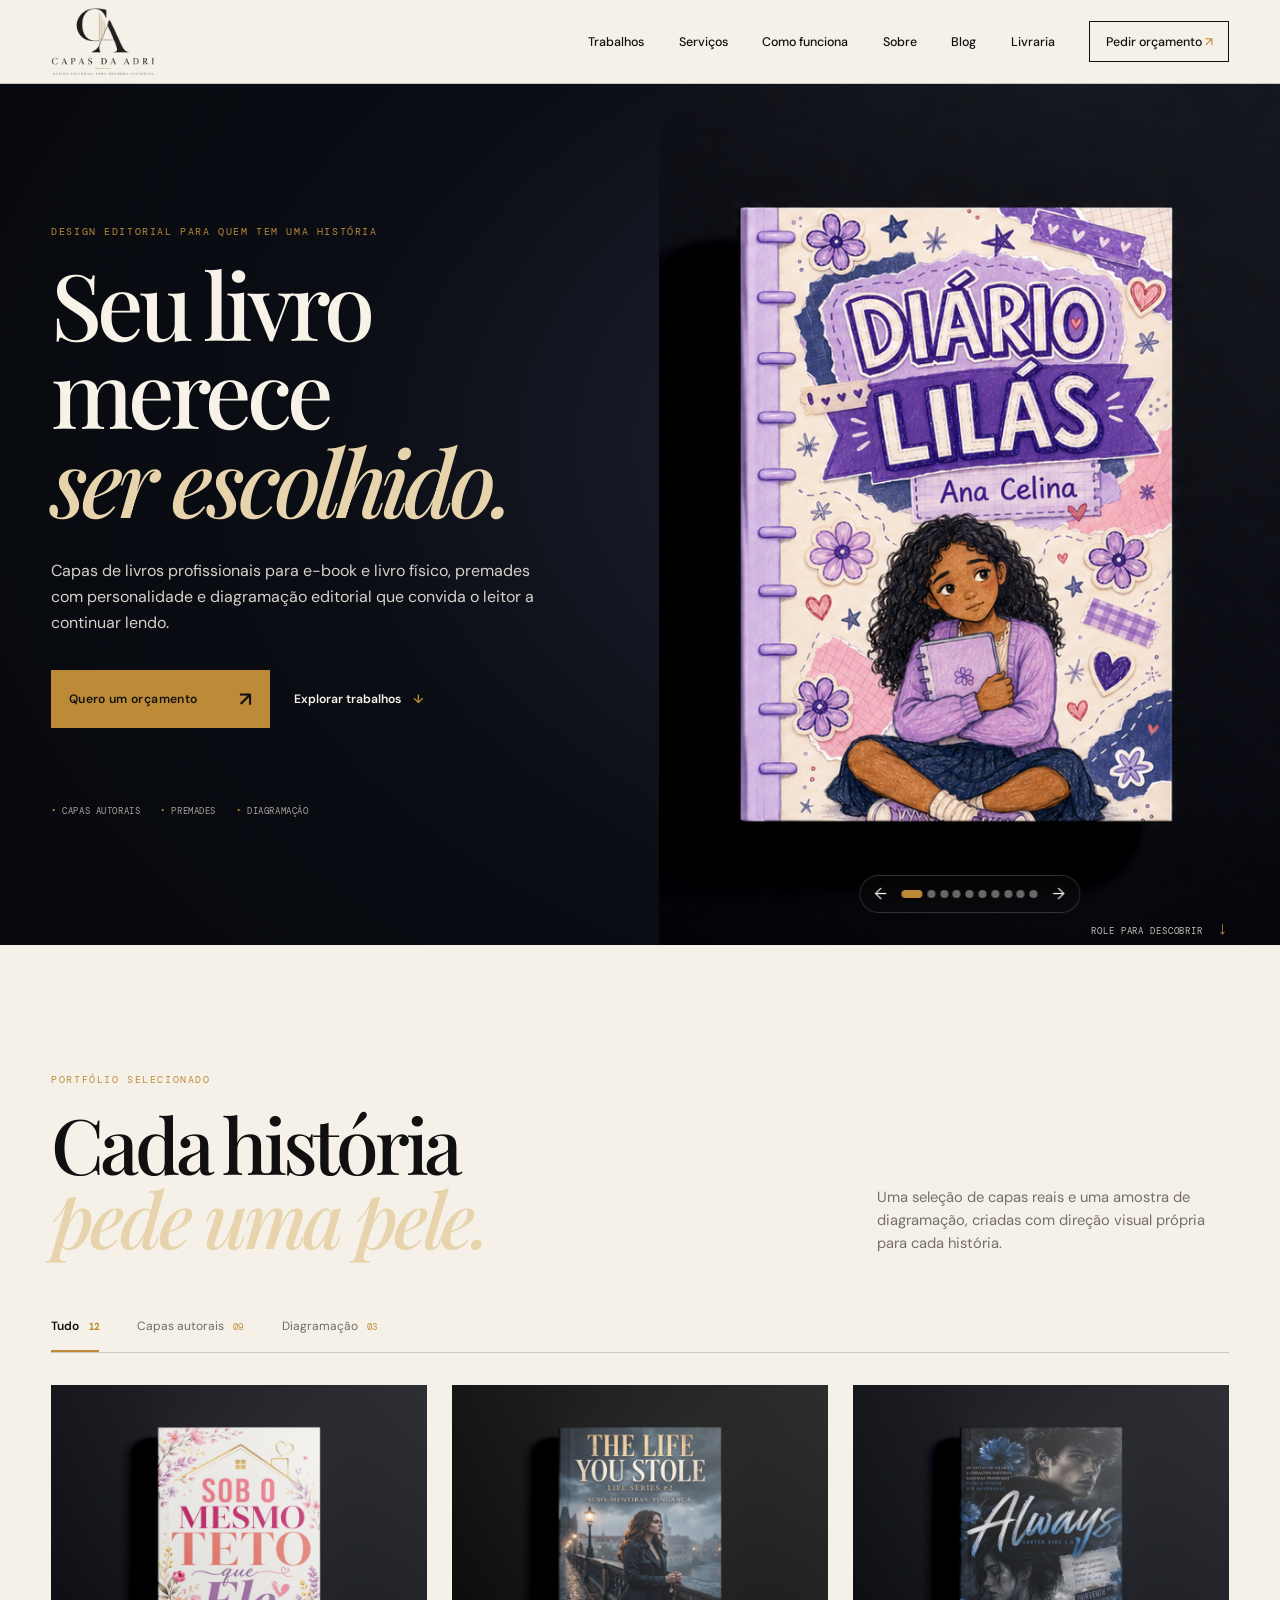
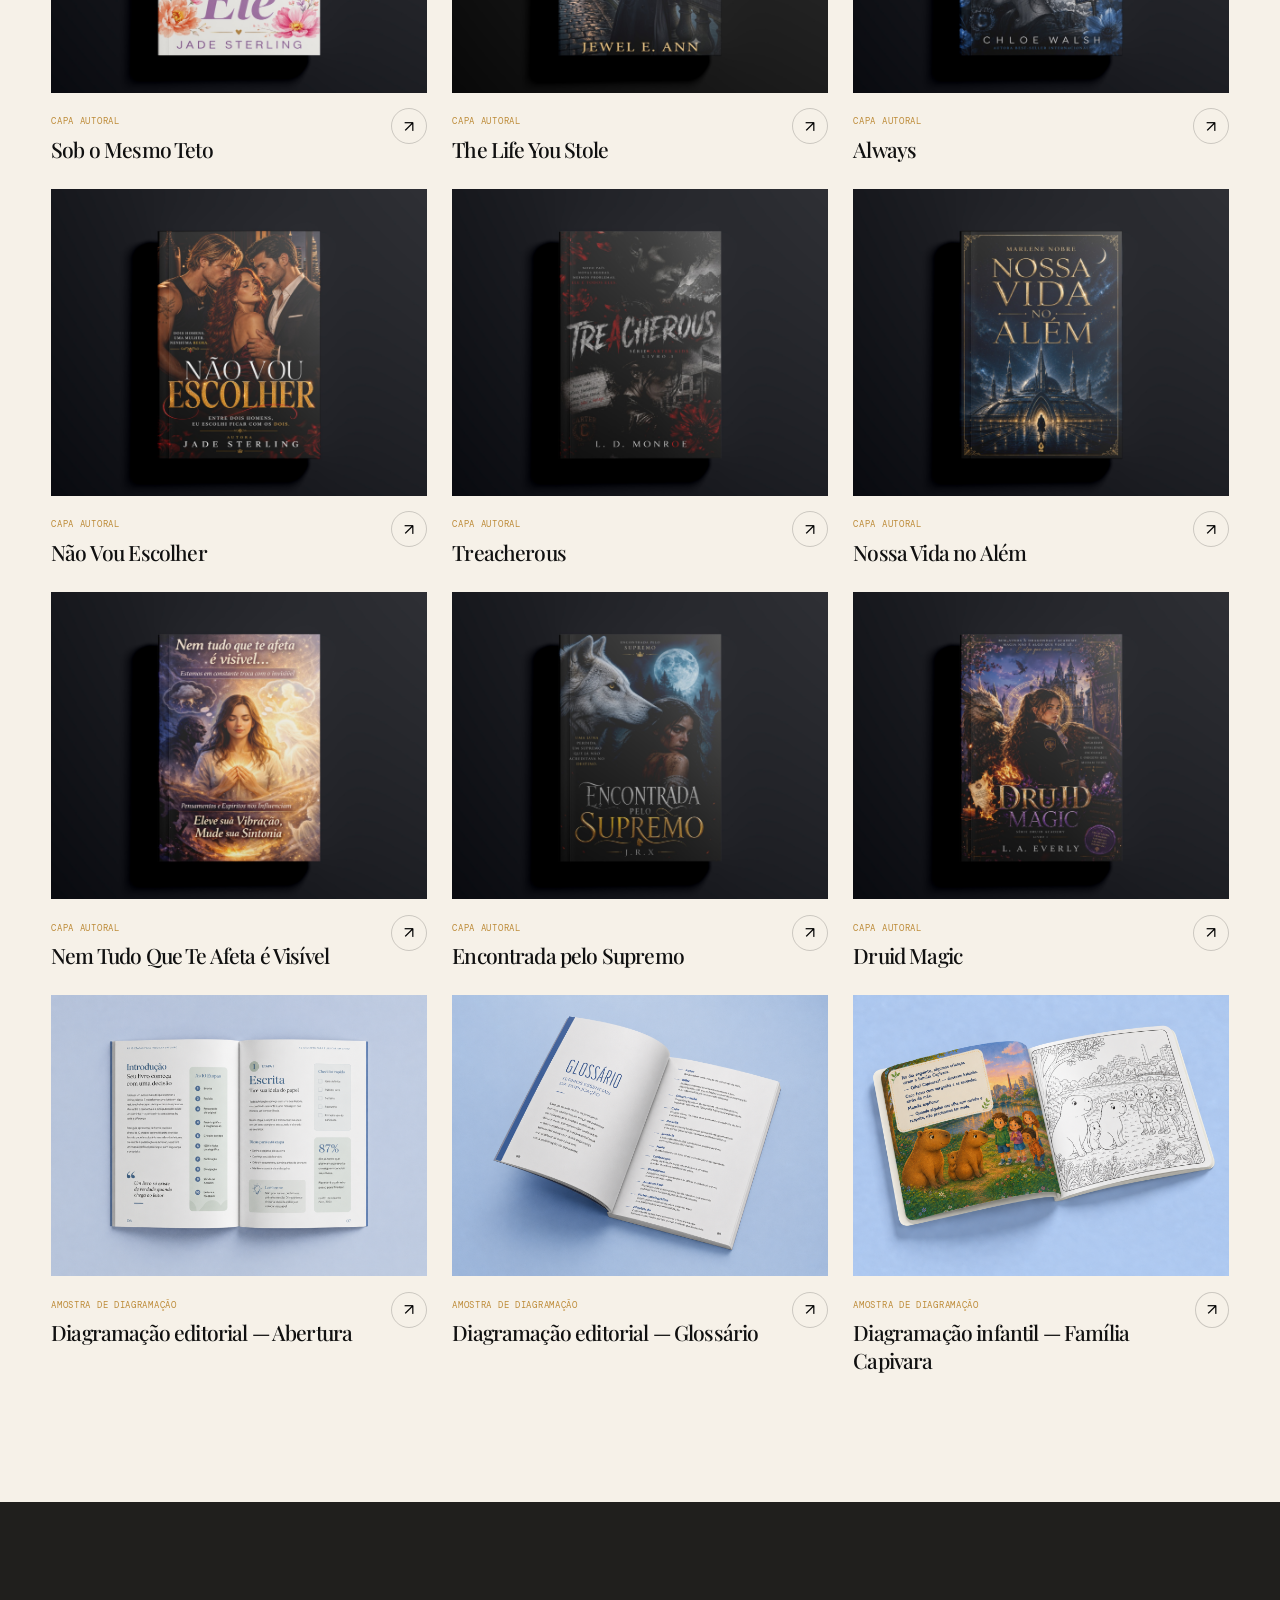
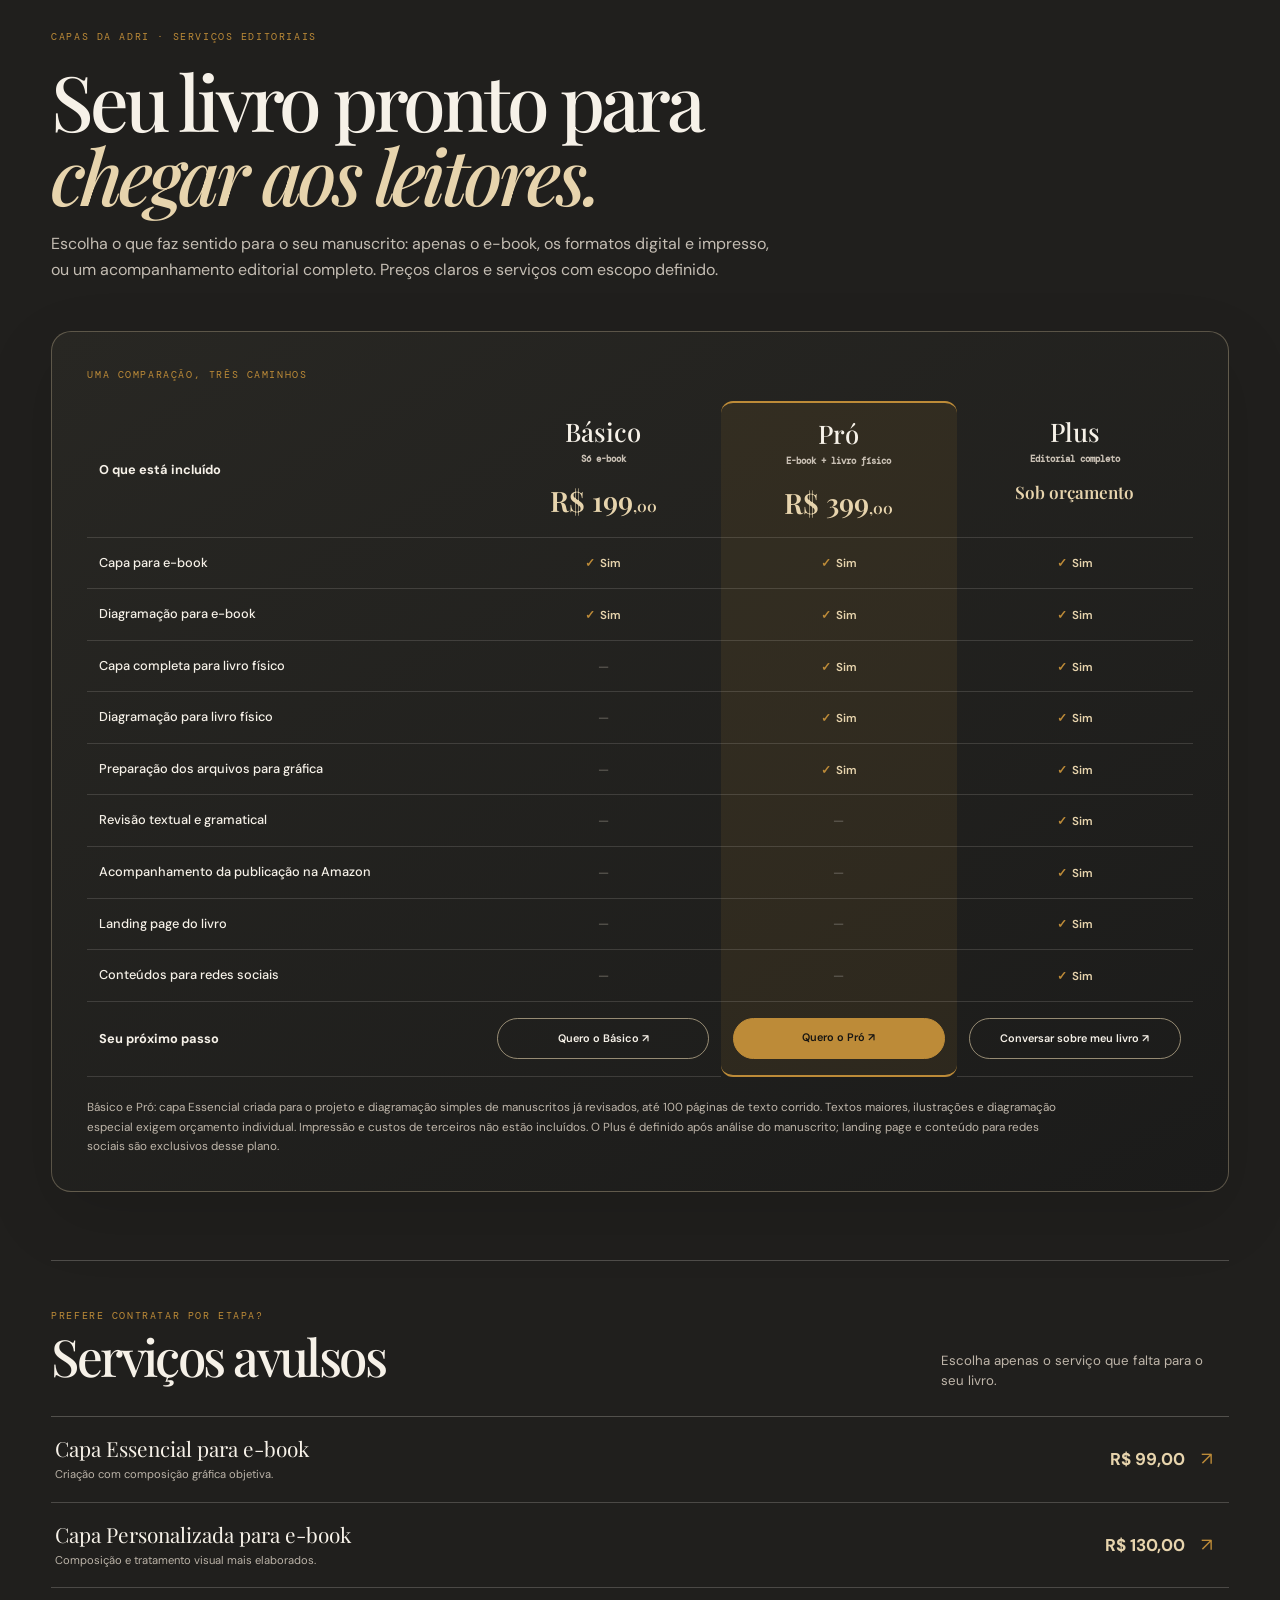
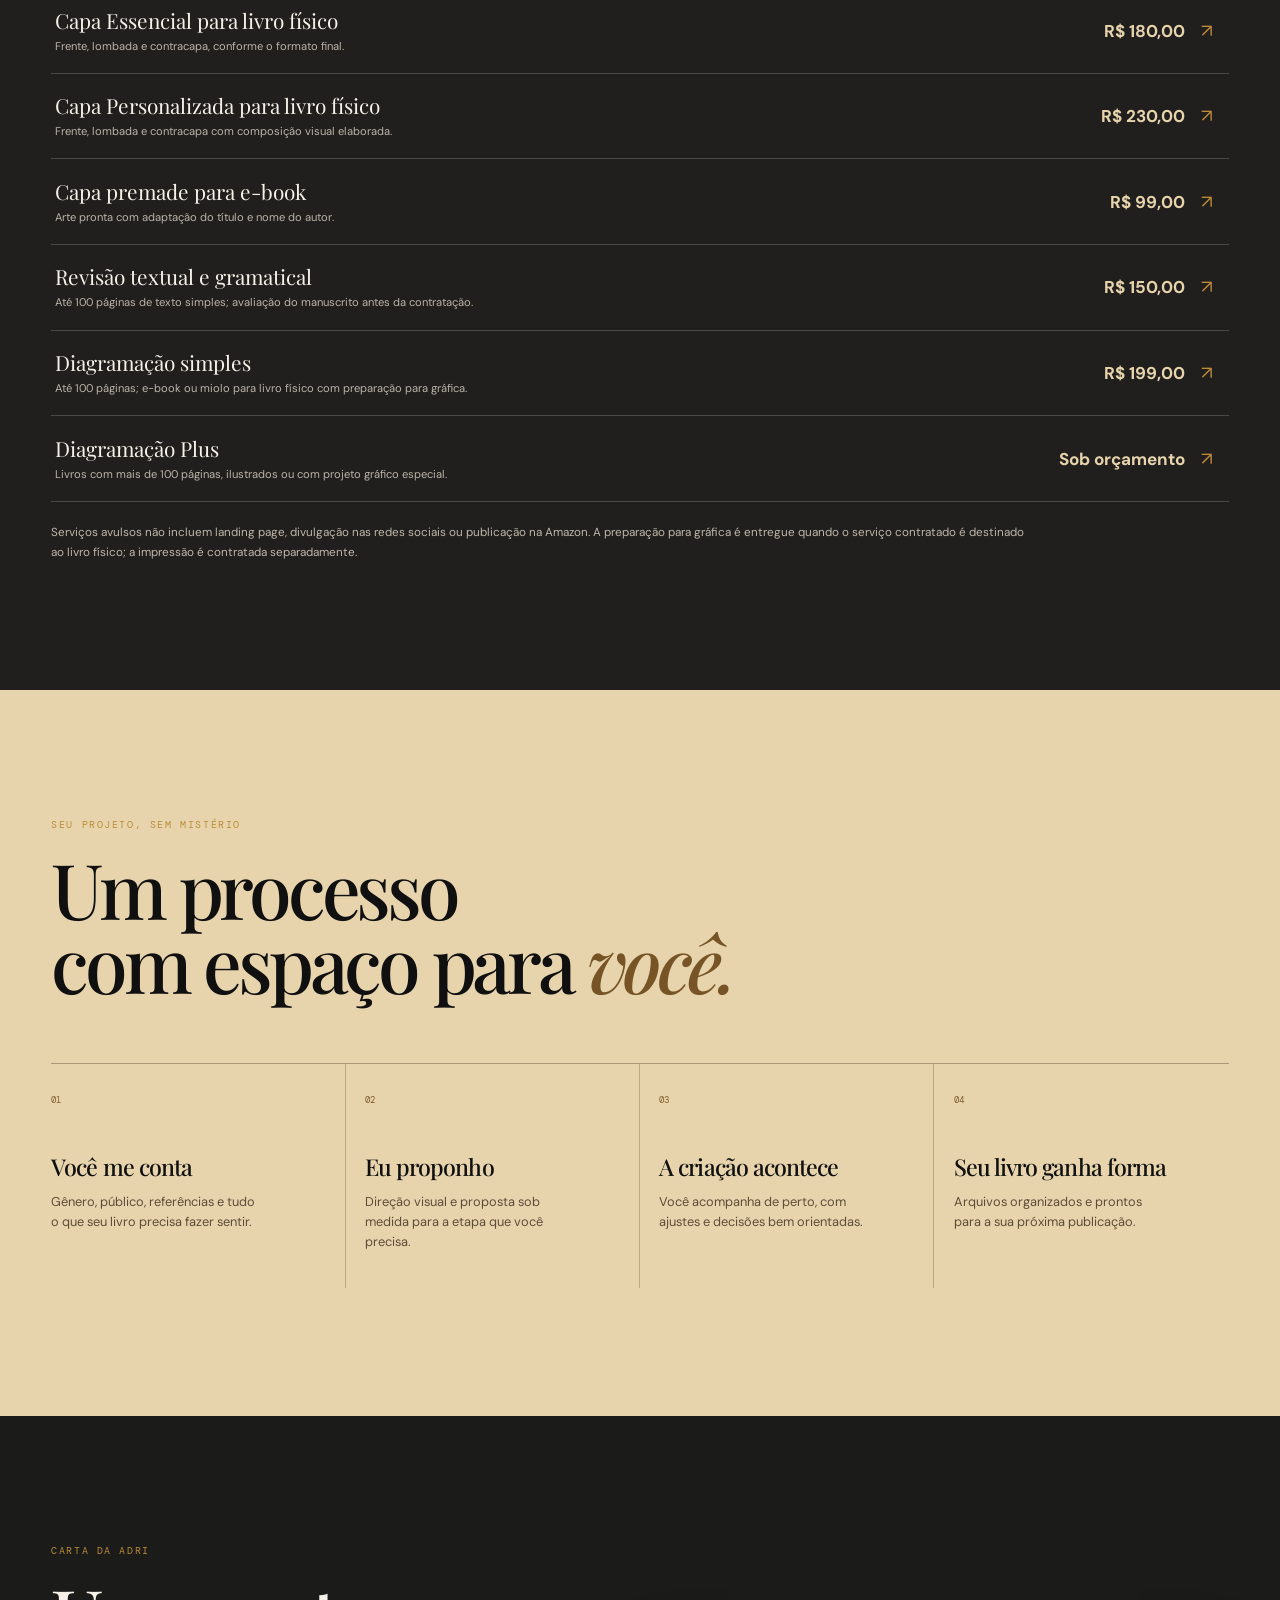
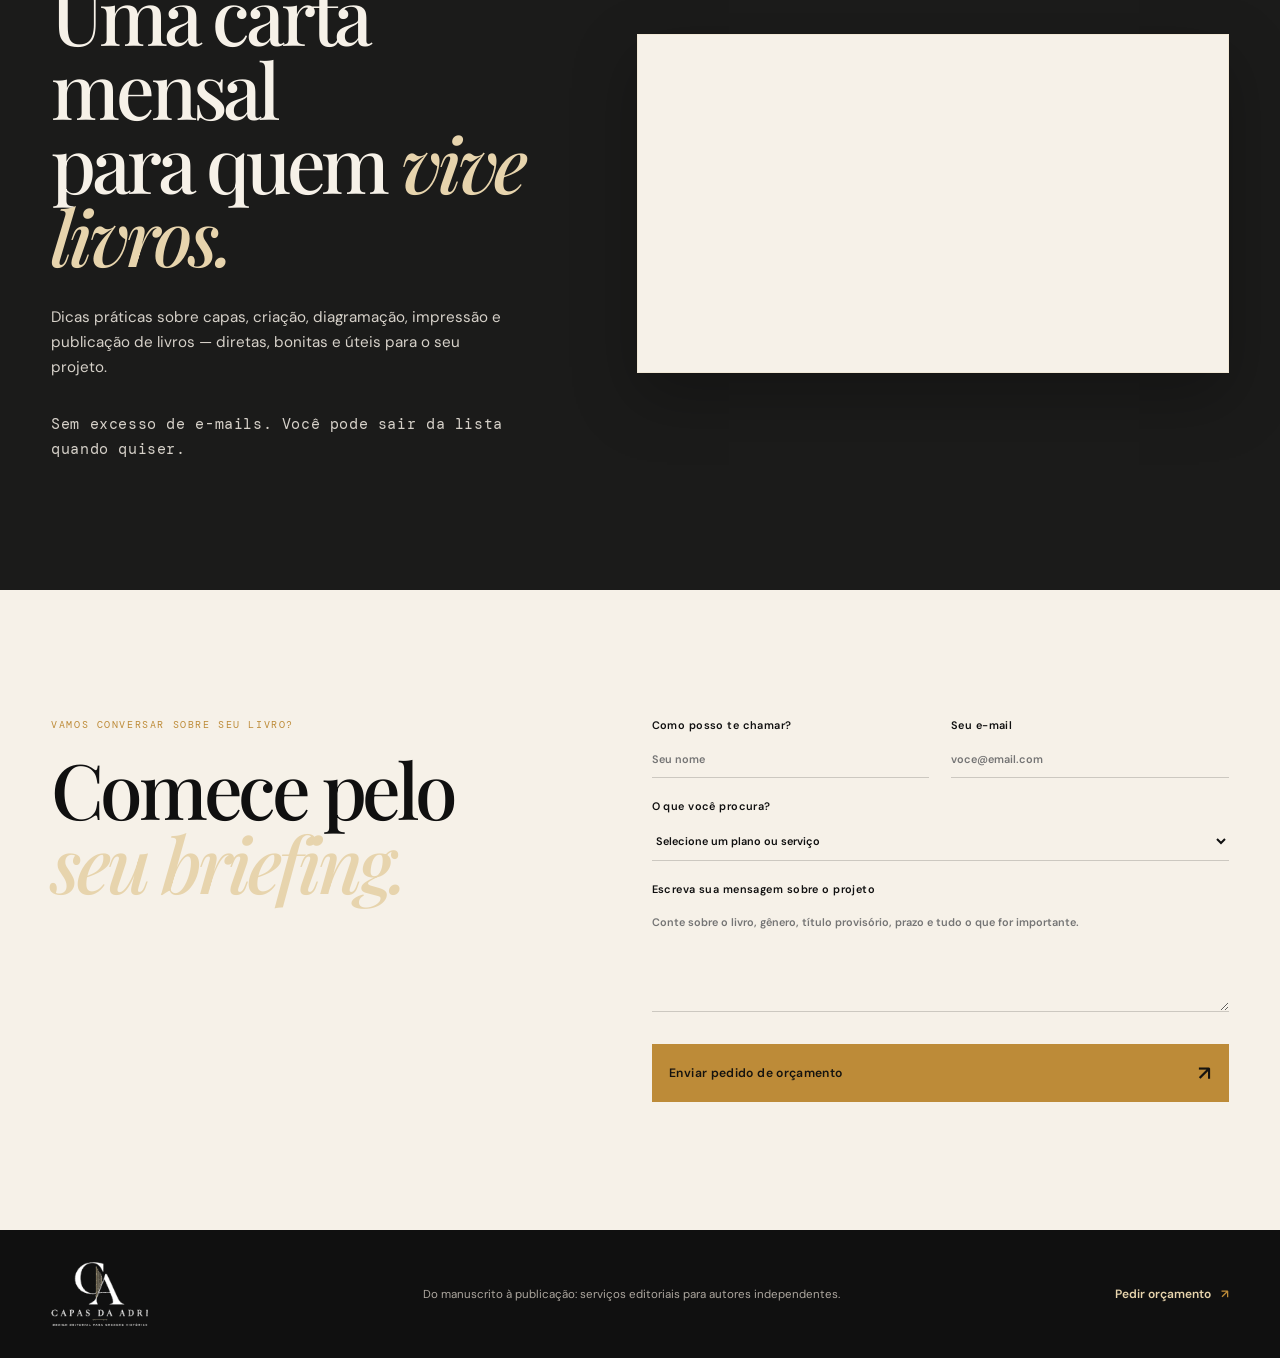
<file: index.html>
<!doctype html>
<html lang="pt-BR">
  <head>
    <!-- Google tag (gtag.js) -->
    <script async src="https://www.googletagmanager.com/gtag/js?id=G-YYPZREW0HH"></script>
    <script>
      window.dataLayer = window.dataLayer || [];
      function gtag(){dataLayer.push(arguments);}
      gtag('js', new Date());
      gtag('config', 'G-YYPZREW0HH');
    </script>
    <meta charset="UTF-8" />
    <meta name="viewport" content="width=device-width, initial-scale=1.0" />
    <link rel="icon" type="image/svg+xml" href="assets/favicon-capas-da-adri.svg" />
    <meta name="description" content="Capas de livros profissionais, diagramação editorial, revisão de texto e publicação na Amazon KDP para autores independentes. Conheça a Capas da Adri." />
    <meta name="robots" content="index,follow,max-image-preview:large" />
    <link rel="canonical" href="https://capas-da-adri.github.io/" />
    <meta property="og:type" content="website" />
    <meta property="og:locale" content="pt_BR" />
    <meta property="og:site_name" content="Capas da Adri" />
    <meta property="og:title" content="Capas de Livros e Diagramação Editorial | Capas da Adri" />
    <meta property="og:description" content="Capas de livros profissionais, diagramação editorial, revisão de texto e publicação na Amazon KDP para autores independentes." />
    <meta property="og:url" content="https://capas-da-adri.github.io/" />
    <meta property="og:image" content="https://capas-da-adri.github.io/assets/familia-capivara.png" />
    <meta name="twitter:card" content="summary_large_image" />
    <meta name="theme-color" content="#0B0C11" />
    <title>Capas de Livros e Diagramação Editorial | Capas da Adri</title>
    <link rel="preconnect" href="https://fonts.googleapis.com" />
    <link rel="preconnect" href="https://fonts.gstatic.com" crossorigin />
    <link href="https://fonts.googleapis.com/css2?family=DM+Mono:wght@400;500&family=DM+Sans:opsz,wght@9..40,400;9..40,500;9..40,600&family=Playfair+Display:ital,wght@0,500;0,600;0,700;1,500;1,600&display=swap" rel="stylesheet" />
    <link rel="stylesheet" href="styles.css" />
    <style>.hero,.hero-art-mockup,.hero-carousel-slide{background:radial-gradient(ellipse 88% 88% at 84% 42%,#242a35 0%,#151924 39%,#0b0d14 68%,#080a10 100%)}</style>
    <script type="application/ld+json">
      {
        "@context": "https://schema.org",
        "@type": "ProfessionalService",
        "name": "Capas da Adri",
        "description": "Capas de livros profissionais e serviços editoriais para autores independentes: diagramação editorial, revisão e refinamento de texto, publicação na Amazon KDP, landing pages e divulgação.",
        "url": "https://capas-da-adri.github.io/",
        "areaServed": "BR",
        "sameAs": ["https://www.instagram.com/capas.da.adri/"],
        "serviceType": ["Criação de capa de livro profissional", "Capa para e-book", "Capa para livro físico", "Diagramação editorial", "Capas premade", "Revisão e refinamento de texto", "Publicação na Amazon KDP", "Landing page para livros", "Conteúdo para redes sociais"]
      }
    </script>
  </head>
  <body>
    <a class="skip-link" href="#conteudo">Ir para o conteúdo</a>
    <header class="site-header">
      <a class="brand brand-logo" href="#inicio" aria-label="Capas da Adri, início"><img src="assets/logo-capas-da-adri.png" alt="Capas da Adri — design editorial para grandes histórias" /></a>
      <button class="menu-toggle" aria-label="Abrir menu" aria-expanded="false">Menu <span></span></button>
      <nav class="main-nav" aria-label="Navegação principal">
        <a href="#trabalhos">Trabalhos</a>
        <a href="#servicos">Serviços</a>
        <a href="#processo">Como funciona</a>
        <a href="sobre.html">Sobre</a>
        <a href="blog.html">Blog</a>
        <a href="livraria.html">Livraria</a>
        <a class="nav-cta" href="#orcamento">Pedir orçamento <i>↗</i></a>
      </nav>
    </header>

    <main id="conteudo">
      <section class="hero" id="inicio" aria-labelledby="hero-title">
        <div class="hero-copy">
          <p class="eyebrow">Design editorial para quem tem uma história</p>
          <h1 id="hero-title">Seu livro merece<br /><em>ser escolhido.</em></h1>
          <p class="hero-text">Capas de livros profissionais para e-book e livro físico, premades com personalidade e diagramação editorial que convida o leitor a continuar lendo.</p>
          <div class="hero-actions">
            <a class="button button-gold" href="#orcamento">Quero um orçamento <span>↗</span></a>
            <a class="text-link" href="#trabalhos">Explorar trabalhos <span>↓</span></a>
          </div>
          <div class="hero-proof" aria-label="Especialidades">
            <span>Capas autorais</span><span>Premades</span><span>Diagramação</span>
          </div>
          <p class="sr-only">A Capas da Adri cria capa para e-book, capa para livro físico e projetos de design editorial para escritores e autores independentes.</p>
        </div>
        <div class="hero-art hero-art-mockup" data-hero-carousel aria-roledescription="carrossel" aria-label="Livros em destaque do portfólio">
          <div class="hero-carousel-slides">
            <figure class="hero-carousel-slide is-active" data-hero-slide aria-hidden="false"><img class="hero-carousel-image" src="assets/mockup-diario-lilas.png" alt="Mockup da capa Diário Lilás" fetchpriority="high" /><figcaption class="sr-only">Diário Lilás</figcaption></figure>
            <figure class="hero-carousel-slide" data-hero-slide aria-hidden="true"><img class="hero-carousel-image" src="assets/sob-o-mesmo-teto.jpg" alt="Mockup da capa Sob o Mesmo Teto" loading="lazy" decoding="async" /><figcaption class="sr-only">Sob o Mesmo Teto</figcaption></figure>
            <figure class="hero-carousel-slide" data-hero-slide aria-hidden="true"><img class="hero-carousel-image" src="assets/the-life-you-stole.jpg" alt="Mockup da capa The Life You Stole" loading="lazy" decoding="async" /><figcaption class="sr-only">The Life You Stole</figcaption></figure>
            <figure class="hero-carousel-slide" data-hero-slide aria-hidden="true"><img class="hero-carousel-image" src="assets/always.jpg" alt="Mockup da capa Always" loading="lazy" decoding="async" /><figcaption class="sr-only">Always</figcaption></figure>
            <figure class="hero-carousel-slide" data-hero-slide aria-hidden="true"><img class="hero-carousel-image" src="assets/nao-vou-escolher.jpg" alt="Mockup da capa Não Vou Escolher" loading="lazy" decoding="async" /><figcaption class="sr-only">Não Vou Escolher</figcaption></figure>
            <figure class="hero-carousel-slide" data-hero-slide aria-hidden="true"><img class="hero-carousel-image" src="assets/treacherous.jpg" alt="Mockup da capa Treacherous" loading="lazy" decoding="async" /><figcaption class="sr-only">Treacherous</figcaption></figure>
            <figure class="hero-carousel-slide" data-hero-slide aria-hidden="true"><img class="hero-carousel-image" src="assets/nossa-vida-no-alem.jpg" alt="Mockup da capa Nossa Vida no Além" loading="lazy" decoding="async" /><figcaption class="sr-only">Nossa Vida no Além</figcaption></figure>
            <figure class="hero-carousel-slide" data-hero-slide aria-hidden="true"><img class="hero-carousel-image" src="assets/nem-tudo-que-te-afeta.jpg" alt="Mockup da capa Nem Tudo Que Te Afeta é Visível" loading="lazy" decoding="async" /><figcaption class="sr-only">Nem Tudo Que Te Afeta é Visível</figcaption></figure>
            <figure class="hero-carousel-slide" data-hero-slide aria-hidden="true"><img class="hero-carousel-image" src="assets/encontrada-pelo-supremo.jpg" alt="Mockup da capa Encontrada pelo Supremo" loading="lazy" decoding="async" /><figcaption class="sr-only">Encontrada pelo Supremo</figcaption></figure>
            <figure class="hero-carousel-slide" data-hero-slide aria-hidden="true"><img class="hero-carousel-image" src="assets/druid-magic.jpg" alt="Mockup da capa Druid Magic" loading="lazy" decoding="async" /><figcaption class="sr-only">Druid Magic</figcaption></figure>
          </div>
          <div class="hero-carousel-controls" aria-label="Controles do carrossel">
            <button class="hero-carousel-arrow" type="button" data-hero-prev aria-label="Livro anterior">←</button>
            <div class="hero-carousel-dots" data-hero-dots aria-label="Escolher livro em destaque"></div>
            <button class="hero-carousel-arrow" type="button" data-hero-next aria-label="Próximo livro">→</button>
          </div>
        </div>
        <a class="scroll-cue" href="#trabalhos">ROLE PARA DESCOBRIR <span>↓</span></a>
      </section>

      <section class="gallery-section" id="trabalhos" aria-labelledby="trabalhos-title">
        <div class="section-head">
          <div>
            <p class="eyebrow">Portfólio selecionado</p>
            <h2 id="trabalhos-title">Cada história<br /><em>pede uma pele.</em></h2>
          </div>
          <p>Uma seleção de capas reais e uma amostra de diagramação, criadas com direção visual própria para cada história.</p>
        </div>
        <div class="filters" aria-label="Filtrar trabalhos">
          <button class="filter is-active" data-filter="todos">Tudo <span>12</span></button>
          <button class="filter" data-filter="capa">Capas autorais <span>09</span></button>
          <button class="filter" data-filter="diagramacao">Diagramação <span>03</span></button>
        </div>
        <div class="work-grid" id="workGrid">
          <article class="work-card" data-category="capa" data-title="Sob o Mesmo Teto" data-type="Capa autoral" data-description="Projeto de capa autoral para uma história que pede leveza, cor e uma presença romântica já no primeiro olhar.">
            <div class="cover-photo"><img src="assets/sob-o-mesmo-teto.jpg" alt="Capa do livro Sob o Mesmo Teto" /></div><div class="work-meta"><div><span>Capa autoral</span><h3>Sob o Mesmo Teto</h3></div><button class="round-arrow" aria-label="Ver Sob o Mesmo Teto">↗</button></div>
          </article>
          <article class="work-card" data-category="capa" data-title="The Life You Stole" data-type="Capa autoral" data-description="Projeto de capa autoral com atmosfera cinematográfica e um clima envolvente de mistério.">
            <div class="cover-photo"><img src="assets/the-life-you-stole.jpg" alt="Capa do livro The Life You Stole" loading="lazy" /></div><div class="work-meta"><div><span>Capa autoral</span><h3>The Life You Stole</h3></div><button class="round-arrow" aria-label="Ver The Life You Stole">↗</button></div>
          </article>
          <article class="work-card" data-category="capa" data-title="Always" data-type="Capa autoral" data-description="Projeto de capa autoral em tons profundos, com contraste, textura e emoção visual.">
            <div class="cover-photo"><img src="assets/always.jpg" alt="Capa do livro Always" loading="lazy" /></div><div class="work-meta"><div><span>Capa autoral</span><h3>Always</h3></div><button class="round-arrow" aria-label="Ver Always">↗</button></div>
          </article>
          <article class="work-card" data-category="capa" data-title="Não Vou Escolher" data-type="Capa autoral" data-description="Projeto de capa autoral de alto impacto, com luz dramática, contraste e presença editorial.">
            <div class="cover-photo"><img src="assets/nao-vou-escolher.jpg" alt="Capa do livro Não Vou Escolher" loading="lazy" /></div><div class="work-meta"><div><span>Capa autoral</span><h3>Não Vou Escolher</h3></div><button class="round-arrow" aria-label="Ver Não Vou Escolher">↗</button></div>
          </article>
          <article class="work-card" data-category="capa" data-title="Treacherous" data-type="Capa autoral" data-description="Projeto de capa autoral com uma linguagem intensa, urbana e marcada por contraste visual.">
            <div class="cover-photo"><img src="assets/treacherous.jpg" alt="Capa do livro Treacherous" loading="lazy" /></div><div class="work-meta"><div><span>Capa autoral</span><h3>Treacherous</h3></div><button class="round-arrow" aria-label="Ver Treacherous">↗</button></div>
          </article>
          <article class="work-card" data-category="capa" data-title="Nossa Vida no Além" data-type="Capa autoral" data-description="Projeto de capa autoral com universo fantástico, brilho dourado e atmosfera noturna.">
            <div class="cover-photo"><img src="assets/nossa-vida-no-alem.jpg" alt="Capa do livro Nossa Vida no Além" loading="lazy" /></div><div class="work-meta"><div><span>Capa autoral</span><h3>Nossa Vida no Além</h3></div><button class="round-arrow" aria-label="Ver Nossa Vida no Além">↗</button></div>
          </article>
          <article class="work-card" data-category="capa" data-title="Nem Tudo Que Te Afeta é Visível" data-type="Capa autoral" data-description="Projeto de capa autoral com simbologia, luz e um contraste que sustenta a mensagem do livro.">
            <div class="cover-photo"><img src="assets/nem-tudo-que-te-afeta.jpg" alt="Capa do livro Nem Tudo Que Te Afeta é Visível" loading="lazy" /></div><div class="work-meta"><div><span>Capa autoral</span><h3>Nem Tudo Que Te Afeta é Visível</h3></div><button class="round-arrow" aria-label="Ver Nem Tudo Que Te Afeta é Visível">↗</button></div>
          </article>
          <article class="work-card" data-category="capa" data-title="Encontrada pelo Supremo" data-type="Capa autoral" data-description="Projeto de capa autoral com fantasia, personagem central e uma paleta noturna de alto contraste.">
            <div class="cover-photo"><img src="assets/encontrada-pelo-supremo.jpg" alt="Capa do livro Encontrada pelo Supremo" loading="lazy" /></div><div class="work-meta"><div><span>Capa autoral</span><h3>Encontrada pelo Supremo</h3></div><button class="round-arrow" aria-label="Ver Encontrada pelo Supremo">↗</button></div>
          </article>
          <article class="work-card" data-category="capa" data-title="Druid Magic" data-type="Capa autoral" data-description="Projeto de capa autoral de fantasia, com elementos mágicos, cenário rico e presença de personagem.">
            <div class="cover-photo"><img src="assets/druid-magic.jpg" alt="Capa do livro Druid Magic" loading="lazy" /></div><div class="work-meta"><div><span>Capa autoral</span><h3>Druid Magic</h3></div><button class="round-arrow" aria-label="Ver Druid Magic">↗</button></div>
          </article>
          <article class="work-card" data-category="diagramacao" data-title="Diagramação editorial — Abertura" data-type="Amostra de diagramação" data-description="Uma abertura de capítulo completa, com hierarquia clara, elementos de apoio e leitura confortável.">
            <div class="layout-photo"><img src="assets/diagramacao-abertura.png" alt="Livro aberto exibindo páginas diagramadas com introdução e etapa de escrita" loading="lazy" /></div><div class="work-meta"><div><span>Amostra de diagramação</span><h3>Diagramação editorial — Abertura</h3></div><button class="round-arrow" aria-label="Ver amostra de diagramação editorial">↗</button></div>
          </article>
          <article class="work-card" data-category="diagramacao" data-title="Diagramação editorial — Glossário" data-type="Amostra de diagramação" data-description="Uma página de glossário com organização visual, espaçamento e hierarquia para leitura fluida.">
            <div class="layout-photo"><img src="assets/diagramacao-glossario.png" alt="Livro aberto exibindo uma página diagramada de glossário editorial" loading="lazy" /></div><div class="work-meta"><div><span>Amostra de diagramação</span><h3>Diagramação editorial — Glossário</h3></div><button class="round-arrow" aria-label="Ver amostra de diagramação editorial">↗</button></div>
          </article>
          <article class="work-card" data-category="diagramacao" data-title="Diagramação infantil — Família Capivara" data-type="Amostra de diagramação" data-description="Miolo infantil com página de leitura ilustrada e atividade para colorir, organizado para tornar a experiência divertida e clara.">
            <div class="layout-photo"><img src="assets/diagramacao-familia-capivara.png" alt="Livro aberto da Família Capivara com página ilustrada e atividade para colorir" loading="lazy" /></div><div class="work-meta"><div><span>Amostra de diagramação</span><h3>Diagramação infantil — Família Capivara</h3></div><button class="round-arrow" aria-label="Ver amostra de diagramação infantil da Família Capivara">↗</button></div>
          </article>
        </div>
      </section>

      <section class="services-section services-pricing" id="servicos" aria-labelledby="servicos-title">
        <div class="services-heading">
          <p class="eyebrow">Capas da Adri · Serviços editoriais</p>
          <h2 id="servicos-title">Seu livro pronto para<br /><em>chegar aos leitores.</em></h2>
          <p>Escolha o que faz sentido para o seu manuscrito: apenas o e-book, os formatos digital e impresso, ou um acompanhamento editorial completo. Preços claros e serviços com escopo definido.</p>
        </div>
        <div class="pricing-table-shell">
          <p class="eyebrow">Uma comparação, três caminhos</p>
          <div class="pricing-table-scroll" role="region" tabindex="0" aria-label="Tabela comparativa dos planos; deslize lateralmente para ver as colunas no celular">
            <table class="pricing-table">
              <caption class="sr-only">Comparação dos planos Básico, Pró e Plus da Capas da Adri</caption>
              <thead><tr>
                <th scope="col">O que está incluído</th>
                <th scope="col"><span class="pricing-plan-name">Básico</span><span class="pricing-plan-sub">Só e-book</span><strong class="pricing-plan-value">R$ 199<span>,00</span></strong></th>
                <th scope="col" class="pricing-highlight"><span class="pricing-plan-name">Pró</span><span class="pricing-plan-sub">E-book + livro físico</span><strong class="pricing-plan-value">R$ 399<span>,00</span></strong></th>
                <th scope="col"><span class="pricing-plan-name">Plus</span><span class="pricing-plan-sub">Editorial completo</span><strong class="pricing-plan-value pricing-plan-quote">Sob orçamento</strong></th>
              </tr></thead>
              <tbody>
                <tr><th scope="row">Capa para e-book</th><td><span class="pricing-check">Sim</span></td><td class="pricing-highlight"><span class="pricing-check">Sim</span></td><td><span class="pricing-check">Sim</span></td></tr>
                <tr><th scope="row">Diagramação para e-book</th><td><span class="pricing-check">Sim</span></td><td class="pricing-highlight"><span class="pricing-check">Sim</span></td><td><span class="pricing-check">Sim</span></td></tr>
                <tr><th scope="row">Capa completa para livro físico</th><td class="pricing-no">—</td><td class="pricing-highlight"><span class="pricing-check">Sim</span></td><td><span class="pricing-check">Sim</span></td></tr>
                <tr><th scope="row">Diagramação para livro físico</th><td class="pricing-no">—</td><td class="pricing-highlight"><span class="pricing-check">Sim</span></td><td><span class="pricing-check">Sim</span></td></tr>
                <tr><th scope="row">Preparação dos arquivos para gráfica</th><td class="pricing-no">—</td><td class="pricing-highlight"><span class="pricing-check">Sim</span></td><td><span class="pricing-check">Sim</span></td></tr>
                <tr><th scope="row">Revisão textual e gramatical</th><td class="pricing-no">—</td><td class="pricing-no pricing-highlight">—</td><td><span class="pricing-check">Sim</span></td></tr>
                <tr><th scope="row">Acompanhamento da publicação na Amazon</th><td class="pricing-no">—</td><td class="pricing-no pricing-highlight">—</td><td><span class="pricing-check">Sim</span></td></tr>
                <tr><th scope="row">Landing page do livro</th><td class="pricing-no">—</td><td class="pricing-no pricing-highlight">—</td><td><span class="pricing-check">Sim</span></td></tr>
                <tr><th scope="row">Conteúdos para redes sociais</th><td class="pricing-no">—</td><td class="pricing-no pricing-highlight">—</td><td><span class="pricing-check">Sim</span></td></tr>
              </tbody>
              <tfoot><tr><th scope="row">Seu próximo passo</th>
                <td><a class="pricing-choose" href="#orcamento" data-service="Plano Básico — e-book — R$ 199">Quero o Básico ↗</a></td>
                <td class="pricing-highlight"><a class="pricing-choose pricing-choose-gold" href="#orcamento" data-service="Plano Pró — físico + e-book — R$ 399">Quero o Pró ↗</a></td>
                <td><a class="pricing-choose" href="#orcamento" data-service="Plano Plus — completo — orçamento">Conversar sobre meu livro ↗</a></td>
              </tr></tfoot>
            </table>
          </div>
          <p class="pricing-conditions">Básico e Pró: capa Essencial criada para o projeto e diagramação simples de manuscritos já revisados, até 100 páginas de texto corrido. Textos maiores, ilustrações e diagramação especial exigem orçamento individual. Impressão e custos de terceiros não estão incluídos. O Plus é definido após análise do manuscrito; landing page e conteúdo para redes sociais são exclusivos desse plano.</p>
        </div>
        <div class="standalone-services" aria-labelledby="avulsos-title">
          <div class="standalone-head">
            <div><p class="eyebrow">Prefere contratar por etapa?</p><h3 id="avulsos-title">Serviços avulsos</h3></div>
            <p class="standalone-intro">Escolha apenas o serviço que falta para o seu livro.</p>
          </div>
          <div class="pricing-services-list">
            <a href="#orcamento" data-service="Capa Essencial para e-book — R$ 99"><span>Capa Essencial para e-book<small>Criação com composição gráfica objetiva.</small></span><strong>R$ 99,00</strong><i aria-hidden="true">↗</i></a>
            <a href="#orcamento" data-service="Capa Personalizada para e-book — R$ 130"><span>Capa Personalizada para e-book<small>Composição e tratamento visual mais elaborados.</small></span><strong>R$ 130,00</strong><i aria-hidden="true">↗</i></a>
            <a href="#orcamento" data-service="Capa Essencial para livro físico — R$ 180"><span>Capa Essencial para livro físico<small>Frente, lombada e contracapa, conforme o formato final.</small></span><strong>R$ 180,00</strong><i aria-hidden="true">↗</i></a>
            <a href="#orcamento" data-service="Capa Personalizada para livro físico — R$ 230"><span>Capa Personalizada para livro físico<small>Frente, lombada e contracapa com composição visual elaborada.</small></span><strong>R$ 230,00</strong><i aria-hidden="true">↗</i></a>
            <a href="#orcamento" data-service="Capa premade para e-book — R$ 99"><span>Capa premade para e-book<small>Arte pronta com adaptação do título e nome do autor.</small></span><strong>R$ 99,00</strong><i aria-hidden="true">↗</i></a>
            <a href="#orcamento" data-service="Revisão textual e gramatical — até 100 páginas — R$ 150"><span>Revisão textual e gramatical<small>Até 100 páginas de texto simples; avaliação do manuscrito antes da contratação.</small></span><strong>R$ 150,00</strong><i aria-hidden="true">↗</i></a>
            <a href="#orcamento" data-service="Diagramação simples — até 100 páginas — R$ 199"><span>Diagramação simples<small>Até 100 páginas; e-book ou miolo para livro físico com preparação para gráfica.</small></span><strong>R$ 199,00</strong><i aria-hidden="true">↗</i></a>
            <a href="#orcamento" data-service="Diagramação Plus — orçamento"><span>Diagramação Plus<small>Livros com mais de 100 páginas, ilustrados ou com projeto gráfico especial.</small></span><strong>Sob orçamento</strong><i aria-hidden="true">↗</i></a>
          </div>
          <p class="pricing-conditions">Serviços avulsos não incluem landing page, divulgação nas redes sociais ou publicação na Amazon. A preparação para gráfica é entregue quando o serviço contratado é destinado ao livro físico; a impressão é contratada separadamente.</p>
        </div>
      </section>

      <section class="process-section" id="processo" aria-labelledby="processo-title">
        <p class="eyebrow">Seu projeto, sem mistério</p>
        <h2 id="processo-title">Um processo<br />com espaço para <em>você.</em></h2>
        <ol class="process-list">
          <li><span>01</span><b>Você me conta</b><p>Gênero, público, referências e tudo o que seu livro precisa fazer sentir.</p></li>
          <li><span>02</span><b>Eu proponho</b><p>Direção visual e proposta sob medida para a etapa que você precisa.</p></li>
          <li><span>03</span><b>A criação acontece</b><p>Você acompanha de perto, com ajustes e decisões bem orientadas.</p></li>
          <li><span>04</span><b>Seu livro ganha forma</b><p>Arquivos organizados e prontos para a sua próxima publicação.</p></li>
        </ol>
      </section>

      <section class="newsletter-section" id="carta-da-adri" aria-labelledby="newsletter-title">
        <div class="newsletter-copy">
          <p class="eyebrow">Carta da Adri</p>
          <h2 id="newsletter-title">Uma carta mensal<br />para quem <em>vive livros.</em></h2>
          <p>Dicas práticas sobre capas, criação, diagramação, impressão e publicação de livros — diretas, bonitas e úteis para o seu projeto.</p>
          <p class="newsletter-note">Sem excesso de e-mails. Você pode sair da lista quando quiser.</p>
        </div>
        <div class="newsletter-embed">
          <iframe title="Inscrição na Carta da Adri" width="540" height="305" src="https://da67647e.sibforms.com/v2/serve/[base64]" frameborder="0" scrolling="auto" allowfullscreen style="display:block;margin-left:auto;margin-right:auto;max-width:100%;"></iframe>
        </div>
      </section>

      <section class="quote-section" id="orcamento" aria-labelledby="orcamento-title">
        <div class="quote-copy"><p class="eyebrow">Vamos conversar sobre seu livro?</p><h2 id="orcamento-title">Comece pelo<br /><em>seu briefing.</em></h2></div>
        <form class="quote-form" id="quoteForm">
          <label>Como posso te chamar?<input name="nome" type="text" placeholder="Seu nome" required /></label>
          <label>Seu e-mail<input name="email" type="email" placeholder="voce@email.com" required /></label>
          <label>O que você procura?<select name="servico" required><option value="">Selecione um plano ou serviço</option><option>Plano Básico — e-book — R$ 199</option><option>Plano Pró — físico + e-book — R$ 399</option><option>Plano Plus — completo — orçamento</option><option>Capa Essencial para e-book — R$ 99</option><option>Capa Personalizada para e-book — R$ 130</option><option>Capa Essencial para livro físico — R$ 180</option><option>Capa Personalizada para livro físico — R$ 230</option><option>Capa premade para e-book — R$ 99</option><option>Revisão textual e gramatical — até 100 páginas — R$ 150</option><option>Diagramação simples — até 100 páginas — R$ 199</option><option>Diagramação Plus — orçamento</option><option>Mais de um serviço</option></select></label>
          <label>Escreva sua mensagem sobre o projeto<textarea name="mensagem" rows="6" placeholder="Conte sobre o livro, gênero, título provisório, prazo e tudo o que for importante." required></textarea></label>
          <label class="sr-only" aria-hidden="true">Não preencha este campo<input name="website" type="text" tabindex="-1" autocomplete="off" /></label>
          <button class="button button-gold" type="submit">Enviar pedido de orçamento <span>↗</span></button>
          <p class="form-helper" id="formHelper" role="status" aria-live="polite" hidden></p>
        </form>
      </section>
    </main>

    <footer><a class="brand brand-logo brand-logo-footer" href="#inicio" aria-label="Capas da Adri, início"><img src="assets/logo-capas-da-adri-footer.png" alt="Capas da Adri — design editorial para grandes histórias" /></a><p>Do manuscrito à publicação: serviços editoriais para autores independentes.</p><a href="#orcamento">Pedir orçamento <span>↗</span></a></footer>

    <dialog class="work-modal" id="workModal"><button class="modal-close" aria-label="Fechar">×</button><div id="modalArt"></div><div class="modal-copy"><p class="eyebrow" id="modalType"></p><h2 id="modalTitle"></h2><p id="modalDescription"></p><a class="button button-gold" href="#orcamento">Quero algo assim <span>↗</span></a></div></dialog>
    <script src="app.js"></script>
  </body>
</html>
</file>
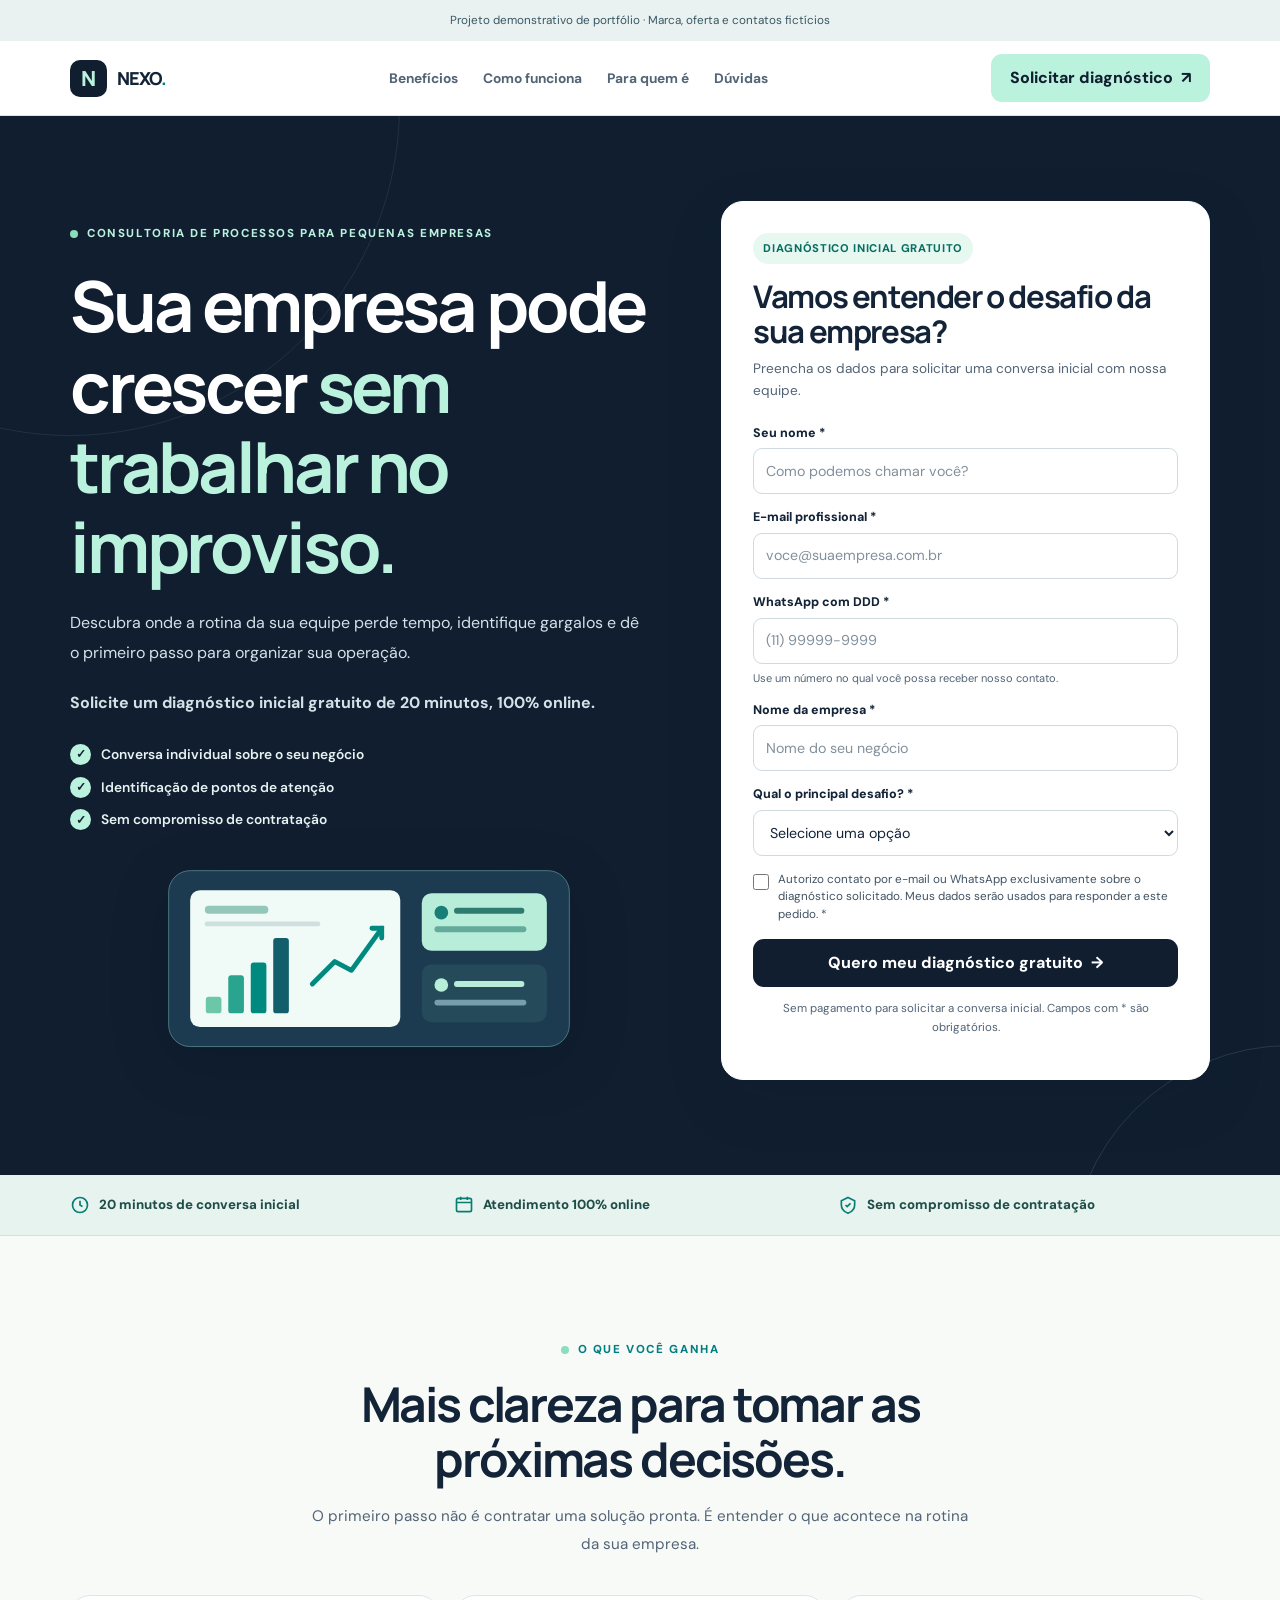
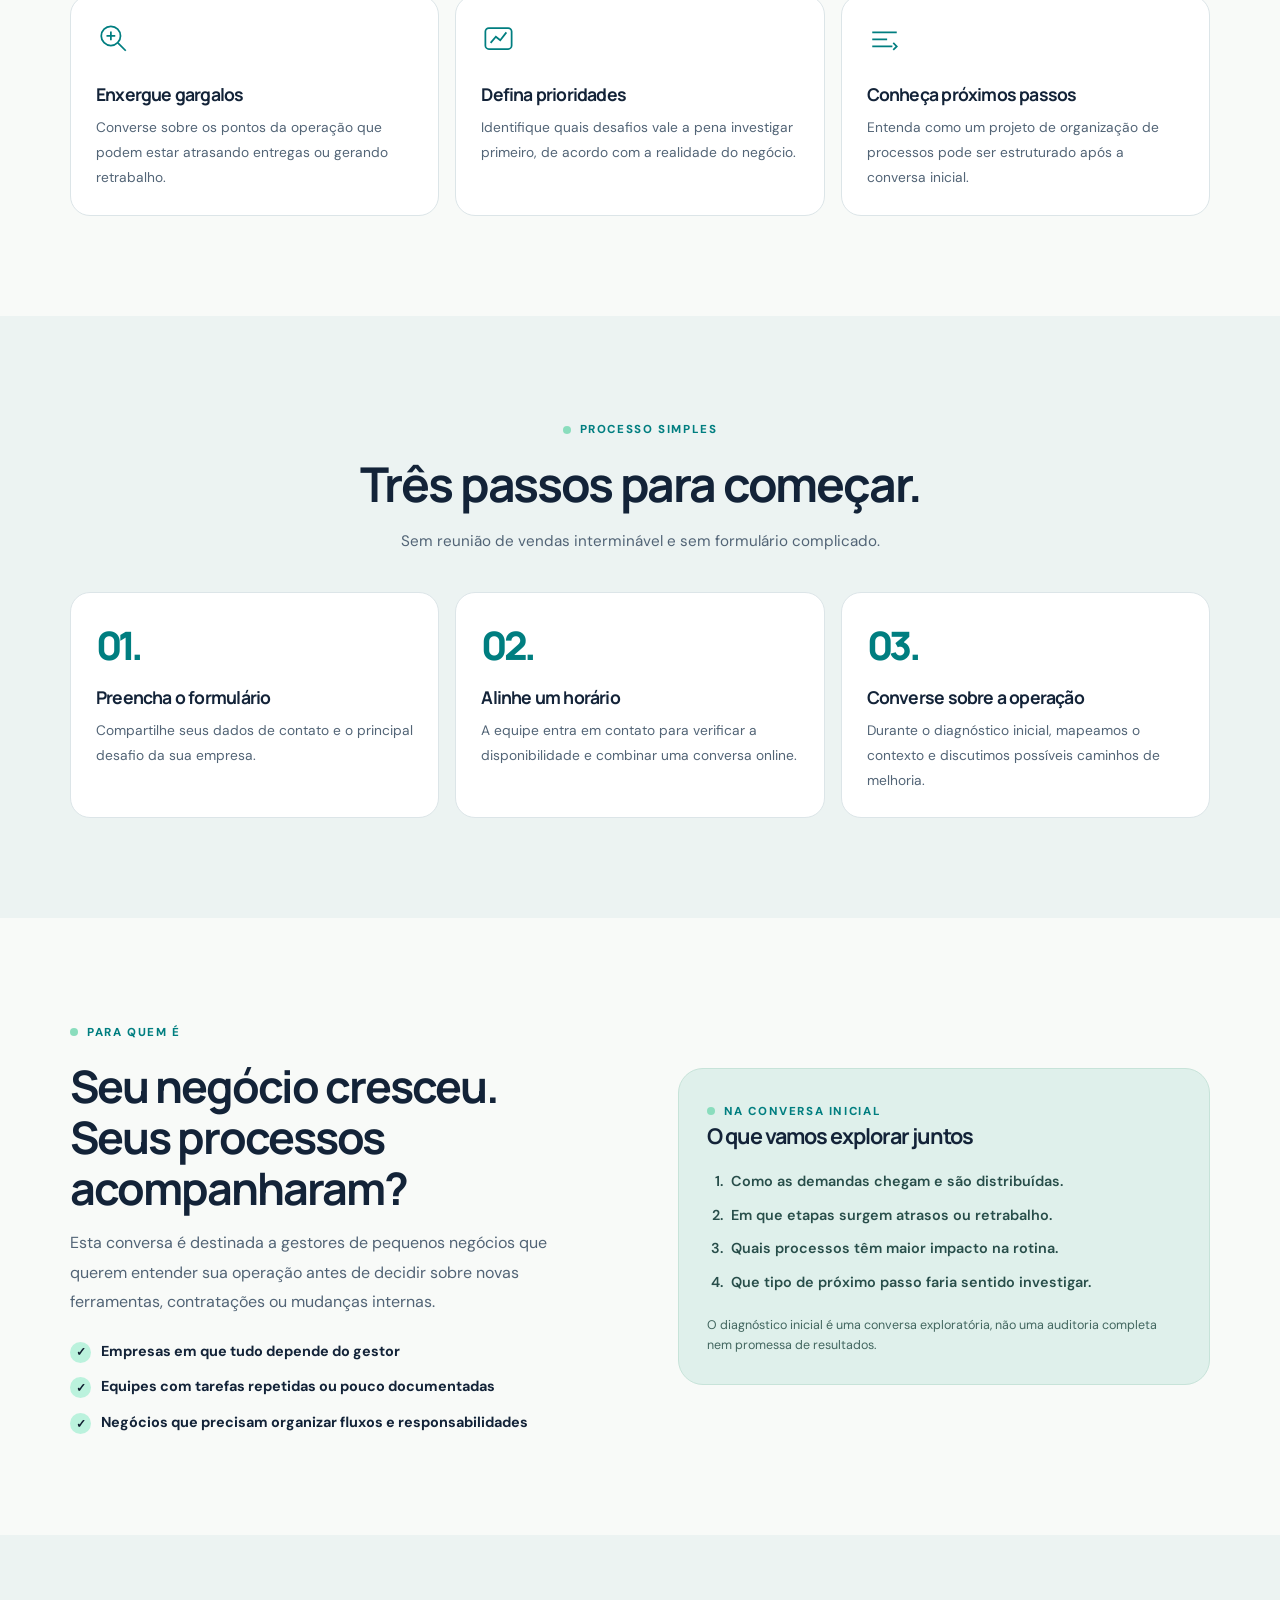
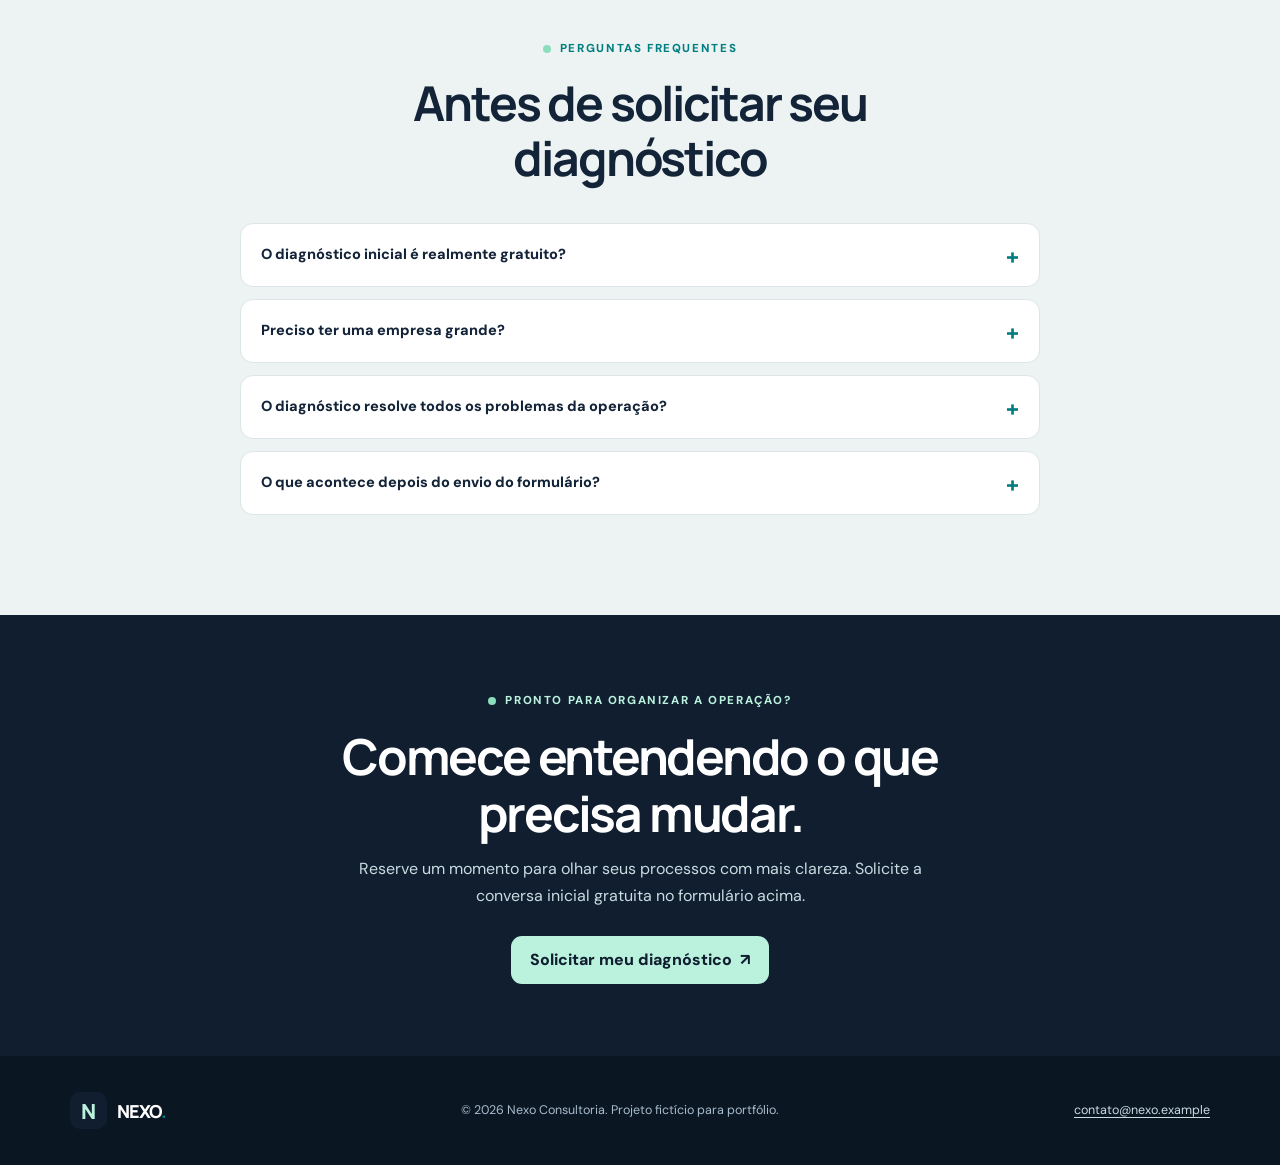
<file: portfolio/landing-page-captura-nexo/index.html>
<!DOCTYPE html>
<html lang="pt-BR">
<head>
  <meta charset="UTF-8">
  <meta name="viewport" content="width=device-width, initial-scale=1">
  <meta name="theme-color" content="#101e30">
  <meta name="description" content="Solicite um diagnóstico gratuito dos processos da sua empresa e identifique oportunidades de melhoria com a Nexo Consultoria.">
  <title>Nexo Consultoria | Diagnóstico gratuito para sua empresa</title>
  <link rel="preconnect" href="https://fonts.googleapis.com">
  <link rel="preconnect" href="https://fonts.gstatic.com" crossorigin>
  <link href="https://fonts.googleapis.com/css2?family=DM+Sans:wght@400;500;600;700&family=Manrope:wght@400;500;600;700;800&display=swap" rel="stylesheet">
  <style>
    /* Projeto demonstrativo: marca e oferta fictícias. CSS mobile-first. */
    :root{--ink:#132338;--navy:#101e30;--navy2:#182f46;--teal:#007e80;--mint:#bbf2dd;--sky:#e9f8f5;--cream:#f8faf8;--white:#fff;--muted:#526476;--line:#dce5e8;--shadow:0 20px 60px rgba(16,30,48,.12);--radius:20px}
    *,*::before,*::after{box-sizing:border-box}
    html{scroll-behavior:smooth;scroll-padding-top:94px}
    body{margin:0;font-family:"DM Sans",Arial,sans-serif;background:var(--cream);color:var(--ink);line-height:1.65}
    a{color:inherit;text-decoration:none}button,input,select{font:inherit}button{cursor:pointer}img,svg{max-width:100%}
    :focus-visible{outline:3px solid #36a99f;outline-offset:3px}
    .container{width:min(1140px,calc(100% - 36px));margin-inline:auto}
    .skip-link{position:fixed;z-index:1100;top:-80px;left:12px;background:var(--mint);color:var(--navy);padding:10px 16px;border-radius:8px}.skip-link:focus{top:12px}
    .btn{display:inline-flex;align-items:center;justify-content:center;gap:8px;min-height:48px;border:0;border-radius:11px;padding:12px 19px;background:var(--mint);color:var(--navy);font-weight:800;line-height:1.25;text-align:center;transition:transform .2s,background .2s,box-shadow .2s}
    .btn:hover{transform:translateY(-2px);background:#a0ebcf;box-shadow:0 10px 20px rgba(5,88,81,.12)}
    .btn-dark{background:var(--navy);color:#fff}.btn-dark:hover{background:var(--navy2)}
    .btn-block{width:100%}
    .header{position:sticky;top:0;z-index:100;background:rgba(255,255,255,.97);border-bottom:1px solid var(--line);backdrop-filter:blur(12px)}
    .header-inner{display:flex;align-items:center;justify-content:space-between;gap:12px;min-height:74px}
    .logo{display:inline-flex;align-items:center;gap:10px;font:800 1.12rem Manrope,sans-serif;letter-spacing:-.05em;white-space:nowrap}
    .logo-mark{display:grid;place-items:center;width:37px;height:37px;border-radius:10px;background:var(--navy);color:var(--mint);font:800 1.3rem Manrope,sans-serif}
    .logo span:last-child span{color:var(--teal)}
    .desktop-nav,.header-cta{display:none}.desktop-nav{align-items:center;gap:25px}.desktop-nav a{font-size:.86rem;font-weight:700;color:var(--muted)}.desktop-nav a:hover{color:var(--teal)}
    .menu-btn{display:grid;place-items:center;width:43px;height:43px;background:#fff;border:1px solid var(--line);border-radius:10px;color:var(--navy)}
    .mobile-nav{display:none;border-top:1px solid var(--line);padding:10px 18px 20px;background:white}.mobile-nav.open{display:grid;gap:4px}.mobile-nav a:not(.btn){padding:10px 7px;font-weight:700;font-size:.92rem}.mobile-nav .btn{margin-top:7px}
    .hero{position:relative;overflow:hidden;background:var(--navy);color:white;padding:55px 0 65px}
    .hero::before{content:"";position:absolute;width:660px;height:660px;border:1px solid rgba(187,242,221,.09);border-radius:50%;top:-340px;left:-260px;pointer-events:none}.hero::after{content:"";position:absolute;width:440px;height:440px;border:1px solid rgba(187,242,221,.13);border-radius:50%;bottom:-310px;right:-230px;pointer-events:none}
    .hero-grid{display:grid;gap:40px;align-items:center;position:relative;z-index:1}.eyebrow{display:inline-flex;align-items:center;gap:9px;text-transform:uppercase;font-weight:800;font-size:.72rem;letter-spacing:.14em}.eyebrow::before{content:"";display:block;width:8px;height:8px;background:#8addbd;border-radius:50%}.hero .eyebrow{color:var(--mint)}
    h1,h2,h3,p{margin-top:0}h1,h2,h3{font-family:Manrope,Arial,sans-serif;letter-spacing:-.045em;line-height:1.14}
    h1{font-size:clamp(2.4rem,5.5vw,4.4rem);margin:19px 0 22px;max-width:660px}h1 em{font-style:normal;color:var(--mint)}
    .hero-copy>p{max-width:570px;color:#d3e2e7;font-size:1rem;line-height:1.85;margin-bottom:21px}
    .hero-points{display:grid;gap:10px;margin:25px 0;padding:0;list-style:none}.hero-points li{display:flex;align-items:center;gap:10px;font-weight:600;color:#e7f3f2;font-size:.86rem}.check{display:grid;place-items:center;flex:0 0 21px;width:21px;height:21px;background:var(--mint);border-radius:50%;color:var(--navy);font-weight:900;font-size:.76rem}
    .hero-art{display:none;max-width:430px;margin:25px auto 0}.hero-art svg{display:block;filter:drop-shadow(0 15px 30px rgba(0,0,0,.12))}
    .form-card{padding:27px 22px;background:#fff;color:var(--ink);border:1px solid #fff;border-radius:22px;box-shadow:var(--shadow)}
    .form-tag{display:inline-block;background:#e7f8f0;color:#086e62;padding:6px 10px;border-radius:100px;font-size:.7rem;font-weight:800;text-transform:uppercase;letter-spacing:.06em}
    .form-card h2{font-size:clamp(1.48rem,3vw,1.95rem);margin:15px 0 8px}.form-card .form-intro{font-size:.85rem;color:var(--muted);margin-bottom:20px}
    .form-grid{display:grid;gap:13px}.field{display:grid;gap:5px}.field label{font-size:.78rem;font-weight:800}.field input,.field select{min-height:46px;width:100%;border:1px solid #cfdbe0;border-radius:9px;background:white;color:var(--ink);padding:10px 12px;font-size:.89rem}.field input::placeholder{color:#81909c}.field input:focus,.field select:focus{outline:2px solid #80d9bd;outline-offset:1px;border-color:#3b988a}
    .field-hint{font-size:.69rem;color:var(--muted)}.consent{display:flex;align-items:flex-start;gap:9px;margin:15px 0}.consent input{width:16px;height:16px;margin:3px 0 0;accent-color:var(--teal);flex:none}.consent label{font-size:.73rem;line-height:1.5;color:#415363}.form-note{font-size:.72rem;color:var(--muted);text-align:center;margin-top:12px}.form-status{padding:10px 12px;margin-top:12px;border-radius:9px;background:#fff4d7;color:#664914;font-size:.79rem;line-height:1.5}.form-status[hidden]{display:none}
    .mini-strip{background:#e6f3ef;border-bottom:1px solid #cee5dd}.mini-grid{display:grid;grid-template-columns:1fr;gap:12px;padding:19px 0}.mini-item{display:flex;gap:9px;align-items:center;font-size:.83rem;font-weight:800;color:#214d48}.mini-item svg{width:20px;height:20px;color:#087e73;flex:none}
    .section{padding:78px 0}.section-head{max-width:675px;margin:0 auto 37px;text-align:center}.section-head .eyebrow{color:var(--teal)}.section-head h2{font-size:clamp(2rem,4.6vw,3rem);margin:15px 0}.section-head p{color:var(--muted);line-height:1.85;font-size:.95rem}
    .cards{display:grid;gap:16px}.card{background:#fff;padding:25px;border:1px solid var(--line);border-radius:var(--radius);transition:transform .2s,box-shadow .2s}.card:hover{transform:translateY(-4px);box-shadow:var(--shadow)}.card svg{height:35px;width:35px;margin-bottom:20px;color:var(--teal)}.card h3{font-size:1.1rem;margin-bottom:11px}.card p{font-size:.86rem;color:var(--muted);line-height:1.8;margin:0}
    .process{background:#ecf3f2}.step-index{display:inline-block;font:800 2.45rem Manrope,sans-serif;letter-spacing:-.09em;color:var(--teal);margin-bottom:15px}
    .split{display:grid;gap:31px;align-items:center}.info-panel{padding:28px;background:#dff0eb;border:1px solid #c7e3d9;border-radius:25px}.info-panel h3{font-size:1.35rem}.info-panel ol{margin:0;padding-left:20px;display:grid;gap:10px;color:#284e4a}.info-panel li{padding-left:4px;font-weight:600;font-size:.9rem}
    .who h2{font-size:clamp(2rem,4vw,2.8rem);margin:15px 0}.who p{color:var(--muted);line-height:1.85}.who ul{margin:23px 0 0;list-style:none;padding:0;display:grid;gap:12px}.who li{display:flex;gap:10px;align-items:flex-start;font-size:.9rem;font-weight:700}.who li .check{margin-top:2px}
    .faq-list{max-width:800px;margin:auto;display:grid;gap:12px}.faq-list details{background:#fff;border:1px solid var(--line);border-radius:13px;padding:0 20px}.faq-list summary{cursor:pointer;font-weight:800;list-style:none;padding:19px 26px 19px 0;position:relative;font-size:.91rem}.faq-list summary::-webkit-details-marker{display:none}.faq-list summary::after{content:"+";position:absolute;right:0;top:15px;font-size:1.4rem;color:var(--teal)}.faq-list details[open] summary::after{content:"−"}.faq-list details p{color:var(--muted);font-size:.86rem;line-height:1.8;padding-bottom:19px;margin:0}
    .final{background:var(--navy);color:#fff;text-align:center;padding:72px 0}.final-inner{max-width:700px;margin:auto}.final h2{font-size:clamp(2rem,4.8vw,3.1rem);margin:15px 0}.final p{color:#c9dce0;margin:0 auto 27px;max-width:590px}.final .eyebrow{color:var(--mint)}
    footer{background:#0b1623;color:#c9dce0;padding:36px 0}.footer-inner{display:flex;flex-direction:column;gap:14px;font-size:.78rem}.footer-inner .logo{color:#fff}.footer-inner p{margin:0;color:#a9bccc}.footer-inner a:not(.logo){text-decoration:underline;text-underline-offset:3px}
    .demo-disclaimer{font-size:.73rem;background:#eaf2f1;color:#385762;padding:11px 18px;text-align:center}
    .reveal{transition:opacity .65s ease,transform .65s ease}.js-motion .reveal:not(.visible){opacity:0;transform:translateY(18px)}
    @media(min-width:640px){.mini-grid{grid-template-columns:repeat(3,1fr)}.cards{grid-template-columns:repeat(2,minmax(0,1fr))}.field.two-col{grid-template-columns:repeat(2,minmax(0,1fr))}.footer-inner{flex-direction:row;justify-content:space-between;align-items:center}}
    @media(min-width:960px){.desktop-nav,.header-cta{display:flex}.menu-btn,.mobile-nav{display:none!important}.hero{padding:85px 0 95px}.hero-grid{grid-template-columns:minmax(0,1.1fr) minmax(380px,.9fr);gap:54px}.hero-art{display:block}.form-card{padding:31px}.cards.three{grid-template-columns:repeat(3,minmax(0,1fr))}.split{grid-template-columns:1fr 1fr;gap:75px}.section{padding:100px 0}}
    @media(prefers-reduced-motion:reduce){html{scroll-behavior:auto}*,*::before,*::after{transition:none!important;animation:none!important}.js-motion .reveal:not(.visible){opacity:1;transform:none}}
  </style>
</head>
<body>
  <a href="#conteudo" class="skip-link">Pular para o conteúdo</a>
  <div class="demo-disclaimer">Projeto demonstrativo de portfólio · Marca, oferta e contatos fictícios</div>
  <header class="header">
    <div class="container header-inner">
      <a class="logo" href="#inicio" aria-label="Nexo Consultoria, voltar ao início"><span class="logo-mark" aria-hidden="true">N</span><span>NEXO<span>.</span></span></a>
      <nav class="desktop-nav" aria-label="Navegação principal"><a href="#beneficios">Benefícios</a><a href="#como-funciona">Como funciona</a><a href="#para-quem">Para quem é</a><a href="#duvidas">Dúvidas</a></nav>
      <a class="btn header-cta" href="#formulario">Solicitar diagnóstico <span aria-hidden="true">↗</span></a>
      <button class="menu-btn" id="menu-btn" type="button" aria-label="Abrir menu" aria-expanded="false" aria-controls="mobile-nav"><svg width="23" height="23" viewBox="0 0 24 24" fill="none" stroke="currentColor" stroke-width="2" stroke-linecap="round" aria-hidden="true"><path d="M4 6h16M4 12h16M4 18h16"/></svg></button>
    </div>
    <nav class="mobile-nav" id="mobile-nav" aria-label="Navegação para celular"><a href="#beneficios">Benefícios</a><a href="#como-funciona">Como funciona</a><a href="#para-quem">Para quem é</a><a href="#duvidas">Dúvidas</a><a class="btn" href="#formulario">Solicitar diagnóstico ↗</a></nav>
  </header>
  <main id="conteudo">
    <section class="hero" id="inicio" aria-labelledby="hero-title">
      <div class="container hero-grid">
        <div class="hero-copy reveal">
          <span class="eyebrow">Consultoria de processos para pequenas empresas</span>
          <h1 id="hero-title">Sua empresa pode crescer <em>sem trabalhar no improviso.</em></h1>
          <p>Descubra onde a rotina da sua equipe perde tempo, identifique gargalos e dê o primeiro passo para organizar sua operação.</p>
          <p><strong>Solicite um diagnóstico inicial gratuito de 20 minutos, 100% online.</strong></p>
          <ul class="hero-points"><li><span class="check" aria-hidden="true">✓</span>Conversa individual sobre o seu negócio</li><li><span class="check" aria-hidden="true">✓</span>Identificação de pontos de atenção</li><li><span class="check" aria-hidden="true">✓</span>Sem compromisso de contratação</li></ul>
          <div class="hero-art" aria-hidden="true"><svg viewBox="0 0 440 210" xmlns="http://www.w3.org/2000/svg"><rect x="15" y="15" width="410" height="180" rx="22" fill="#1c3a50" stroke="#4b7980"/><rect x="37" y="35" width="215" height="140" rx="10" fill="#f0fbf8"/><rect x="52" y="51" width="65" height="8" rx="4" fill="#93c7b9"/><rect x="52" y="67" width="118" height="5" rx="2" fill="#cfdfde"/><rect x="53" y="144" width="16" height="17" rx="3" fill="#6bc7a7"/><rect x="76" y="122" width="16" height="39" rx="3" fill="#28a48f"/><rect x="99" y="109" width="16" height="52" rx="3" fill="#008a7f"/><rect x="122" y="84" width="16" height="77" rx="3" fill="#125e6b"/><path d="M162 131l23-23 17 9 31-43" fill="none" stroke="#008a7f" stroke-width="5" stroke-linecap="round" stroke-linejoin="round"/><path d="M223 74h10v10" fill="none" stroke="#008a7f" stroke-width="5" stroke-linecap="round"/><rect x="274" y="38" width="128" height="59" rx="10" fill="#b8eed9"/><circle cx="294" cy="58" r="7" fill="#187e76"/><rect x="307" y="53" width="72" height="6" rx="3" fill="#2e7b70"/><rect x="287" y="72" width="94" height="6" rx="3" fill="#65ab9c"/><rect x="274" y="111" width="128" height="59" rx="10" fill="#254b5b"/><circle cx="294" cy="132" r="7" fill="#b8eed9"/><rect x="307" y="128" width="72" height="6" rx="3" fill="#b8eed9"/><rect x="287" y="147" width="94" height="6" rx="3" fill="#769eab"/></svg></div>
        </div>
        <!-- Integração real: edite LEAD_DESTINATION_EMAIL no JavaScript ao final do arquivo. -->
        <div class="form-card reveal" id="formulario">
          <span class="form-tag">Diagnóstico inicial gratuito</span>
          <h2>Vamos entender o desafio da sua empresa?</h2>
          <p class="form-intro">Preencha os dados para solicitar uma conversa inicial com nossa equipe.</p>
          <form id="lead-form" method="POST" action="#formulario">
            <input type="hidden" name="_subject" value="Novo lead | Diagnóstico Nexo Consultoria">
            <input type="hidden" name="_template" value="table">
            <input type="hidden" name="_captcha" value="true">
            <div class="form-grid">
              <div class="field"><label for="nome">Seu nome *</label><input id="nome" name="nome" type="text" autocomplete="name" minlength="2" maxlength="80" required placeholder="Como podemos chamar você?"></div>
              <div class="field"><label for="email">E-mail profissional *</label><input id="email" name="email" type="email" autocomplete="email" maxlength="120" required placeholder="voce@suaempresa.com.br"></div>
              <div class="field"><label for="whatsapp">WhatsApp com DDD *</label><input id="whatsapp" name="whatsapp" type="tel" inputmode="tel" autocomplete="tel" minlength="10" maxlength="22" required placeholder="(11) 99999-9999"><span class="field-hint">Use um número no qual você possa receber nosso contato.</span></div>
              <div class="field"><label for="empresa">Nome da empresa *</label><input id="empresa" name="empresa" type="text" autocomplete="organization" minlength="2" maxlength="100" required placeholder="Nome do seu negócio"></div>
              <div class="field"><label for="desafio">Qual o principal desafio? *</label><select id="desafio" name="desafio" required><option value="" selected disabled>Selecione uma opção</option><option value="Organizar processos">Organizar processos</option><option value="Reduzir retrabalho">Reduzir retrabalho</option><option value="Delegar tarefas">Delegar tarefas</option><option value="Melhorar atendimento">Melhorar atendimento</option><option value="Outro desafio">Outro desafio</option></select></div>
            </div>
            <div class="consent"><input id="consentimento" name="consentimento" type="checkbox" value="Autorizo contato sobre este diagnostico" required><label for="consentimento">Autorizo contato por e-mail ou WhatsApp exclusivamente sobre o diagnóstico solicitado. Meus dados serão usados para responder a este pedido. *</label></div>
            <button class="btn btn-block btn-dark" type="submit">Quero meu diagnóstico gratuito <span aria-hidden="true">→</span></button>
            <p class="form-note">Sem pagamento para solicitar a conversa inicial. Campos com * são obrigatórios.</p>
            <p class="form-status" id="form-status" role="status" aria-live="polite" hidden></p>
          </form>
        </div>
      </div>
    </section>
    <div class="mini-strip" aria-label="Diferenciais"><div class="container mini-grid"><div class="mini-item"><svg viewBox="0 0 24 24" fill="none" stroke="currentColor" stroke-width="2" aria-hidden="true"><circle cx="12" cy="12" r="9"/><path d="M12 7v5l3 2"/></svg>20 minutos de conversa inicial</div><div class="mini-item"><svg viewBox="0 0 24 24" fill="none" stroke="currentColor" stroke-width="2" aria-hidden="true"><rect x="3" y="4" width="18" height="16" rx="2"/><path d="M3 9h18M8 2v4M16 2v4"/></svg>Atendimento 100% online</div><div class="mini-item"><svg viewBox="0 0 24 24" fill="none" stroke="currentColor" stroke-width="2" aria-hidden="true"><path d="M12 3l8 4v5c0 5-3 8-8 10-5-2-8-5-8-10V7z"/><path d="M9 12l2 2 4-4"/></svg>Sem compromisso de contratação</div></div></div>
    <section class="section" id="beneficios"><div class="container"><div class="section-head reveal"><span class="eyebrow">O que você ganha</span><h2>Mais clareza para tomar as próximas decisões.</h2><p>O primeiro passo não é contratar uma solução pronta. É entender o que acontece na rotina da sua empresa.</p></div><div class="cards three"><article class="card reveal"><svg viewBox="0 0 40 40" fill="none" stroke="currentColor" stroke-width="2" aria-hidden="true"><circle cx="17" cy="17" r="11"/><path d="m25 25 9 9M12 17h10M17 12v10"/></svg><h3>Enxergue gargalos</h3><p>Converse sobre os pontos da operação que podem estar atrasando entregas ou gerando retrabalho.</p></article><article class="card reveal"><svg viewBox="0 0 40 40" fill="none" stroke="currentColor" stroke-width="2" aria-hidden="true"><rect x="5" y="8" width="30" height="24" rx="4"/><path d="M11 25l6-7 5 4 7-9"/></svg><h3>Defina prioridades</h3><p>Identifique quais desafios vale a pena investigar primeiro, de acordo com a realidade do negócio.</p></article><article class="card reveal"><svg viewBox="0 0 40 40" fill="none" stroke="currentColor" stroke-width="2" aria-hidden="true"><path d="M6 13h28M6 21h17M6 29h23M30 25l4 4-4 4"/></svg><h3>Conheça próximos passos</h3><p>Entenda como um projeto de organização de processos pode ser estruturado após a conversa inicial.</p></article></div></div></section>
    <section class="section process" id="como-funciona"><div class="container"><div class="section-head reveal"><span class="eyebrow">Processo simples</span><h2>Três passos para começar.</h2><p>Sem reunião de vendas interminável e sem formulário complicado.</p></div><div class="cards three"><article class="card reveal"><span class="step-index">01.</span><h3>Preencha o formulário</h3><p>Compartilhe seus dados de contato e o principal desafio da sua empresa.</p></article><article class="card reveal"><span class="step-index">02.</span><h3>Alinhe um horário</h3><p>A equipe entra em contato para verificar a disponibilidade e combinar uma conversa online.</p></article><article class="card reveal"><span class="step-index">03.</span><h3>Converse sobre a operação</h3><p>Durante o diagnóstico inicial, mapeamos o contexto e discutimos possíveis caminhos de melhoria.</p></article></div></div></section>
    <section class="section" id="para-quem"><div class="container split"><div class="who reveal"><span class="eyebrow" style="color:var(--teal)">Para quem é</span><h2>Seu negócio cresceu. Seus processos acompanharam?</h2><p>Esta conversa é destinada a gestores de pequenos negócios que querem entender sua operação antes de decidir sobre novas ferramentas, contratações ou mudanças internas.</p><ul><li><span class="check" aria-hidden="true">✓</span>Empresas em que tudo depende do gestor</li><li><span class="check" aria-hidden="true">✓</span>Equipes com tarefas repetidas ou pouco documentadas</li><li><span class="check" aria-hidden="true">✓</span>Negócios que precisam organizar fluxos e responsabilidades</li></ul></div><div class="info-panel reveal"><span class="eyebrow" style="color:var(--teal)">Na conversa inicial</span><h3>O que vamos explorar juntos</h3><ol><li>Como as demandas chegam e são distribuídas.</li><li>Em que etapas surgem atrasos ou retrabalho.</li><li>Quais processos têm maior impacto na rotina.</li><li>Que tipo de próximo passo faria sentido investigar.</li></ol><p style="margin:20px 0 0;font-size:.78rem;color:#42665f">O diagnóstico inicial é uma conversa exploratória, não uma auditoria completa nem promessa de resultados.</p></div></div></section>
    <section class="section process" id="duvidas"><div class="container"><div class="section-head reveal"><span class="eyebrow">Perguntas frequentes</span><h2>Antes de solicitar seu diagnóstico</h2></div><div class="faq-list"><details class="reveal"><summary>O diagnóstico inicial é realmente gratuito?</summary><p>Na oferta demonstrada nesta página, a conversa inicial de 20 minutos não tem custo e não exige contratação. Em uma campanha real, as condições devem ser confirmadas com a empresa responsável.</p></details><details class="reveal"><summary>Preciso ter uma empresa grande?</summary><p>Não. A proposta é conversar com gestores de pequenos negócios, independentemente de possuírem uma grande equipe.</p></details><details class="reveal"><summary>O diagnóstico resolve todos os problemas da operação?</summary><p>Não. A conversa inicial serve para compreender o contexto e identificar temas que merecem investigação. Um projeto de melhoria mais profundo exigiria escopo próprio.</p></details><details class="reveal"><summary>O que acontece depois do envio do formulário?</summary><p>Em uma implementação comercial real, os dados são encaminhados para o canal configurado e a equipe entra em contato para propor um horário. Nesta versão de portfólio, o envio fica desativado até que o proprietário configure um destinatário válido.</p></details></div></div></section>
    <section class="final" aria-labelledby="final-title"><div class="container final-inner reveal"><span class="eyebrow">Pronto para organizar a operação?</span><h2 id="final-title">Comece entendendo o que precisa mudar.</h2><p>Reserve um momento para olhar seus processos com mais clareza. Solicite a conversa inicial gratuita no formulário acima.</p><a class="btn" href="#formulario">Solicitar meu diagnóstico <span aria-hidden="true">↗</span></a></div></section>
  </main>
  <footer><div class="container footer-inner"><a class="logo" href="#inicio"><span class="logo-mark" aria-hidden="true">N</span><span>NEXO<span>.</span></span></a><p>© <span id="year">2026</span> Nexo Consultoria. Projeto fictício para portfólio.</p><a href="mailto:contato@nexo.example">contato@nexo.example</a></div></footer>
  <script>
    "use strict";
    // 1. Menu responsivo e acessível.
    const menuButton=document.getElementById("menu-btn");
    const mobileNav=document.getElementById("mobile-nav");
    function setMenu(open){mobileNav.classList.toggle("open",open);menuButton.setAttribute("aria-expanded",String(open));menuButton.setAttribute("aria-label",open?"Fechar menu":"Abrir menu");}
    menuButton.addEventListener("click",()=>setMenu(!mobileNav.classList.contains("open")));
    mobileNav.querySelectorAll("a").forEach(link=>link.addEventListener("click",()=>setMenu(false)));
    document.addEventListener("keydown",event=>{if(event.key==="Escape"&&mobileNav.classList.contains("open")){setMenu(false);menuButton.focus();}});
    document.addEventListener("click",event=>{if(!mobileNav.contains(event.target)&&!menuButton.contains(event.target))setMenu(false);});
    window.addEventListener("resize",()=>{if(window.innerWidth>=960)setMenu(false);});

    // 2. Destino dos leads. Substitua pelo endereço real e verifique-o no serviço FormSubmit.
    // Sem um endereço configurado, a demonstração não coleta nem transmite dados pessoais.
    const LEAD_DESTINATION_EMAIL="SUBSTITUA_PELO_SEU_EMAIL";
    const form=document.getElementById("lead-form");
    const formStatus=document.getElementById("form-status");
    const isConfigured=/^[^\s@]+@[^\s@]+\.[^\s@]+$/.test(LEAD_DESTINATION_EMAIL)&&!LEAD_DESTINATION_EMAIL.includes(".example");
    if(isConfigured){form.action="https://formsubmit.co/"+encodeURIComponent(LEAD_DESTINATION_EMAIL);}
    form.addEventListener("submit",event=>{
      if(!isConfigured){event.preventDefault();formStatus.hidden=false;formStatus.textContent="Demonstração: os campos foram validados, mas nenhum dado foi enviado. Para receber leads reais, configure LEAD_DESTINATION_EMAIL no código e ative o destinatário no serviço de formulários.";}
    });

    // 3. Animações discretas, com suporte a movimento reduzido.
    if("IntersectionObserver" in window&&!window.matchMedia("(prefers-reduced-motion: reduce)").matches){
      const elements=document.querySelectorAll(".reveal");
      const observer=new IntersectionObserver((entries,instance)=>{entries.forEach(entry=>{if(entry.isIntersecting){entry.target.classList.add("visible");instance.unobserve(entry.target);}});},{threshold:.06,rootMargin:"0px 0px -15px 0px"});
      elements.forEach(element=>observer.observe(element));
      document.documentElement.classList.add("js-motion");
    }
    document.getElementById("year").textContent=new Date().getFullYear();
  </script>
</body>
</html>
</file>
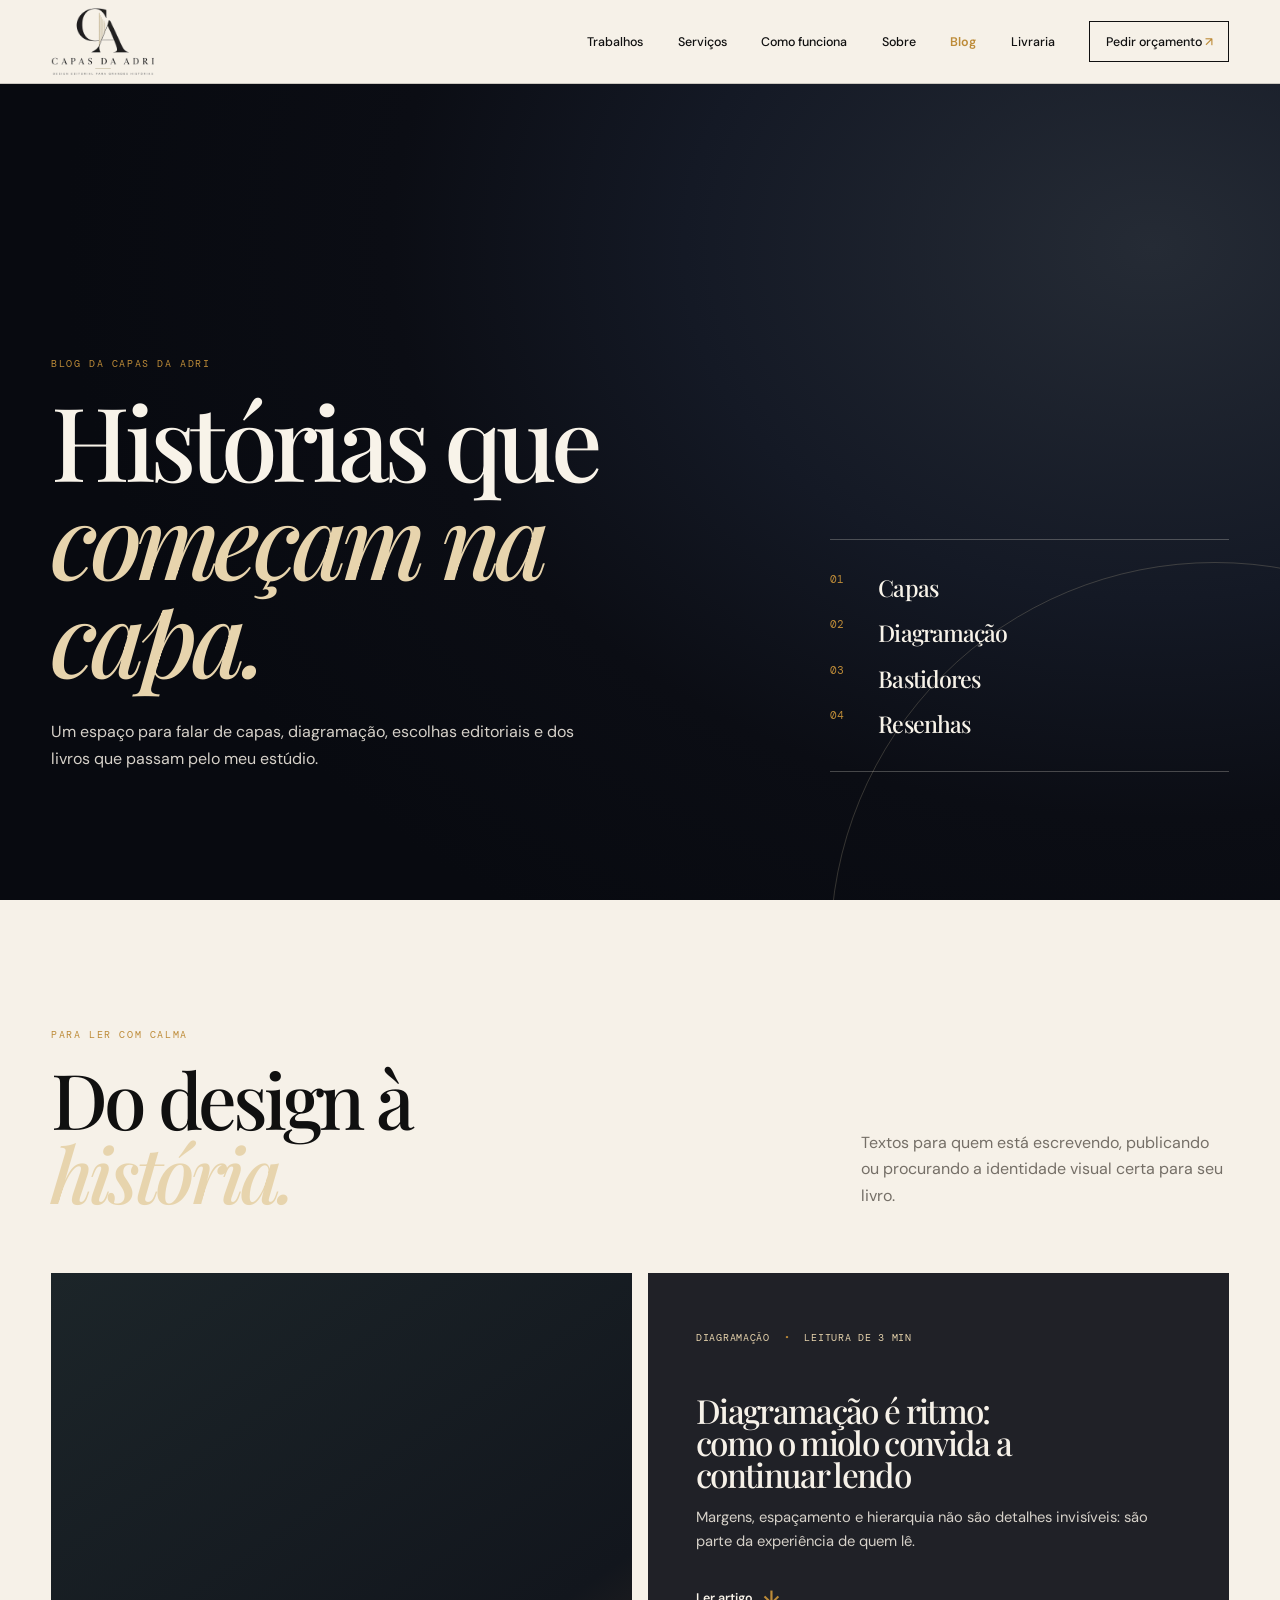
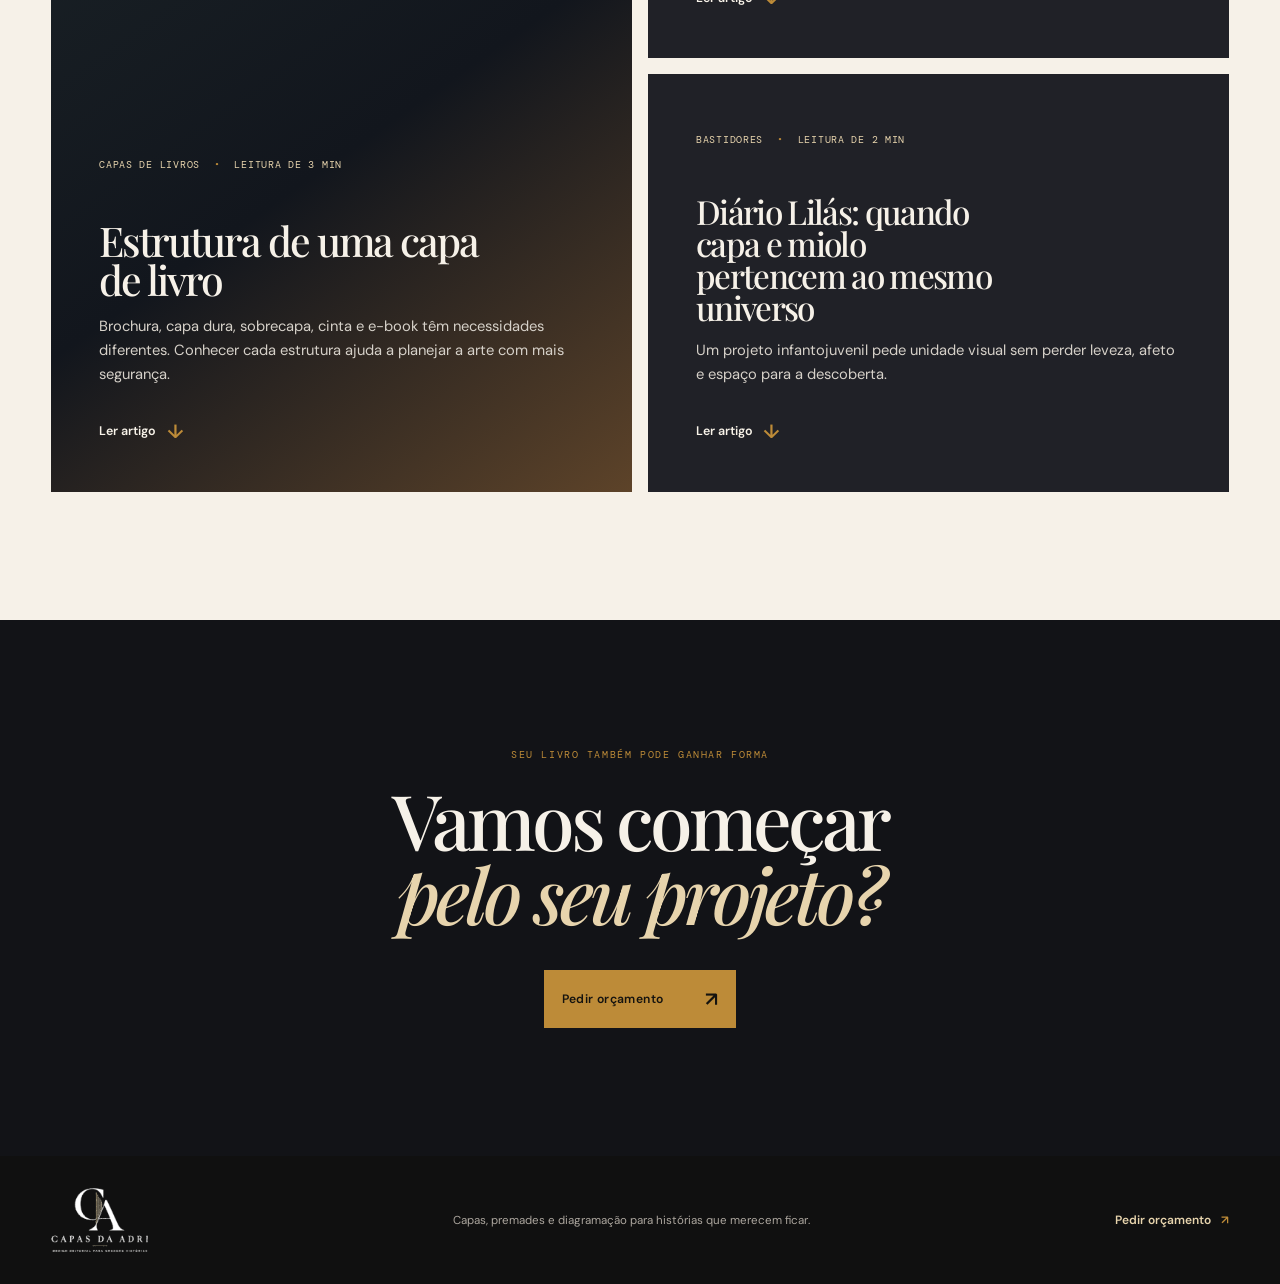
<file: blog.html>
<!doctype html>
<html lang="pt-BR">
  <head>
    <!-- Google tag (gtag.js) -->
    <script async src="https://www.googletagmanager.com/gtag/js?id=G-YYPZREW0HH"></script>
    <script>
      window.dataLayer = window.dataLayer || [];
      function gtag(){dataLayer.push(arguments);}
      gtag('js', new Date());
      gtag('config', 'G-YYPZREW0HH');
    </script>
    <meta charset="UTF-8" />
    <meta name="viewport" content="width=device-width, initial-scale=1.0" />
    <link rel="icon" type="image/svg+xml" href="assets/favicon-capas-da-adri.svg" />
    <meta name="description" content="Blog da Capas da Adri: capas de livros, diagramação editorial, bastidores de projetos e leituras para autores independentes." />
    <meta name="robots" content="index,follow,max-image-preview:large" />
    <link rel="canonical" href="https://capas-da-adri.github.io/blog.html" />
    <meta property="og:type" content="website" />
    <meta property="og:locale" content="pt_BR" />
    <meta property="og:site_name" content="Capas da Adri" />
    <meta property="og:title" content="Blog da Capas da Adri | Capas, diagramação e bastidores" />
    <meta property="og:description" content="Textos sobre design editorial, capas de livros, diagramação e os bastidores de histórias que ganharam forma." />
    <meta property="og:url" content="https://capas-da-adri.github.io/blog.html" />
    <meta name="theme-color" content="#0B0C11" />
    <title>Blog da Capas da Adri | Capas, diagramação e bastidores</title>
    <link rel="preconnect" href="https://fonts.googleapis.com" />
    <link rel="preconnect" href="https://fonts.gstatic.com" crossorigin />
    <link href="https://fonts.googleapis.com/css2?family=DM+Mono:wght@400;500&family=DM+Sans:opsz,wght@9..40,400;9..40,500;9..40,600&family=Playfair+Display:ital,wght@0,500;0,600;0,700;1,500;1,600&display=swap" rel="stylesheet" />
    <link rel="stylesheet" href="styles.css" />
    <link rel="stylesheet" href="blog.css" />
    <script type="application/ld+json">
      {
        "@context": "https://schema.org",
        "@type": "Blog",
        "name": "Blog da Capas da Adri",
        "url": "https://capas-da-adri.github.io/blog.html",
        "description": "Capas de livros, diagramação editorial, bastidores e leituras para autores independentes.",
        "blogPost": [
          {"@type": "BlogPosting", "headline": "Estrutura de uma capa de livro", "url": "https://capas-da-adri.github.io/artigos/estrutura-capa-livro.html"},
          {"@type": "BlogPosting", "headline": "Diagramação é ritmo: como o miolo convida a continuar lendo", "url": "https://capas-da-adri.github.io/artigos/diagramacao-ritmo.html"},
          {"@type": "BlogPosting", "headline": "Diário Lilás: quando capa e miolo pertencem ao mesmo universo", "url": "https://capas-da-adri.github.io/artigos/diario-lilas.html"}
        ]
      }
    </script>
  </head>
  <body>
    <a class="skip-link" href="#conteudo">Ir para o conteúdo</a>
    <header class="site-header">
      <a class="brand brand-logo" href="index.html#inicio" aria-label="Capas da Adri, início"><img src="assets/logo-capas-da-adri.png" alt="Capas da Adri — design editorial para grandes histórias" /></a>
      <button class="menu-toggle" aria-label="Abrir menu" aria-expanded="false">Menu <span></span></button>
      <nav class="main-nav" aria-label="Navegação principal">
        <a href="index.html#trabalhos">Trabalhos</a>
        <a href="index.html#servicos">Serviços</a>
        <a href="index.html#processo">Como funciona</a>
        <a href="sobre.html">Sobre</a>
        <a href="blog.html" aria-current="page">Blog</a>
        <a href="livraria.html">Livraria</a>
        <a class="nav-cta" href="index.html#orcamento">Pedir orçamento <i>↗</i></a>
      </nav>
    </header>

    <main id="conteudo">
      <section class="blog-hero" aria-labelledby="blog-title">
        <div class="blog-hero-copy">
          <p class="eyebrow">Blog da Capas da Adri</p>
          <h1 id="blog-title">Histórias que<br /><em>começam na capa.</em></h1>
          <p>Um espaço para falar de capas, diagramação, escolhas editoriais e dos livros que passam pelo meu estúdio.</p>
        </div>
        <aside class="blog-note" aria-label="Temas do blog">
          <span>01</span><b>Capas</b>
          <span>02</span><b>Diagramação</b>
          <span>03</span><b>Bastidores</b>
          <span>04</span><b>Resenhas</b>
        </aside>
      </section>

      <section class="post-list" aria-labelledby="leitura-title">
        <div class="blog-section-head">
          <div>
            <p class="eyebrow">Para ler com calma</p>
            <h2 id="leitura-title">Do design à<br /><em>história.</em></h2>
          </div>
          <p>Textos para quem está escrevendo, publicando ou procurando a identidade visual certa para seu livro.</p>
        </div>

        <div class="post-grid">
          <article class="post-card post-card-featured">
            <p class="post-meta">Capas de livros <span>•</span> Leitura de 3 min</p>
            <h3>Estrutura de uma capa de livro</h3>
            <p>Brochura, capa dura, sobrecapa, cinta e e-book têm necessidades diferentes. Conhecer cada estrutura ajuda a planejar a arte com mais segurança.</p>
            <a href="artigos/estrutura-capa-livro.html">Ler artigo <span>↓</span></a>
          </article>
          <article class="post-card">
            <p class="post-meta">Diagramação <span>•</span> Leitura de 3 min</p>
            <h3>Diagramação é ritmo: como o miolo convida a continuar lendo</h3>
            <p>Margens, espaçamento e hierarquia não são detalhes invisíveis: são parte da experiência de quem lê.</p>
            <a href="artigos/diagramacao-ritmo.html">Ler artigo <span>↓</span></a>
          </article>
          <article class="post-card">
            <p class="post-meta">Bastidores <span>•</span> Leitura de 2 min</p>
            <h3>Diário Lilás: quando capa e miolo pertencem ao mesmo universo</h3>
            <p>Um projeto infantojuvenil pede unidade visual sem perder leveza, afeto e espaço para a descoberta.</p>
            <a href="artigos/diario-lilas.html">Ler artigo <span>↓</span></a>
          </article>
        </div>
      </section>

      <section class="blog-cta">
        <p class="eyebrow">Seu livro também pode ganhar forma</p>
        <h2>Vamos começar<br /><em>pelo seu projeto?</em></h2>
        <a class="button button-gold" href="index.html#orcamento">Pedir orçamento <span>↗</span></a>
      </section>
    </main>

    <footer><a class="brand brand-logo brand-logo-footer" href="index.html#inicio" aria-label="Capas da Adri, início"><img src="assets/logo-capas-da-adri-footer.png" alt="Capas da Adri — design editorial para grandes histórias" /></a><p>Capas, premades e diagramação para histórias que merecem ficar.</p><a href="index.html#orcamento">Pedir orçamento <span>↗</span></a></footer>
    <script src="blog.js"></script>
  </body>
</html>
</file>
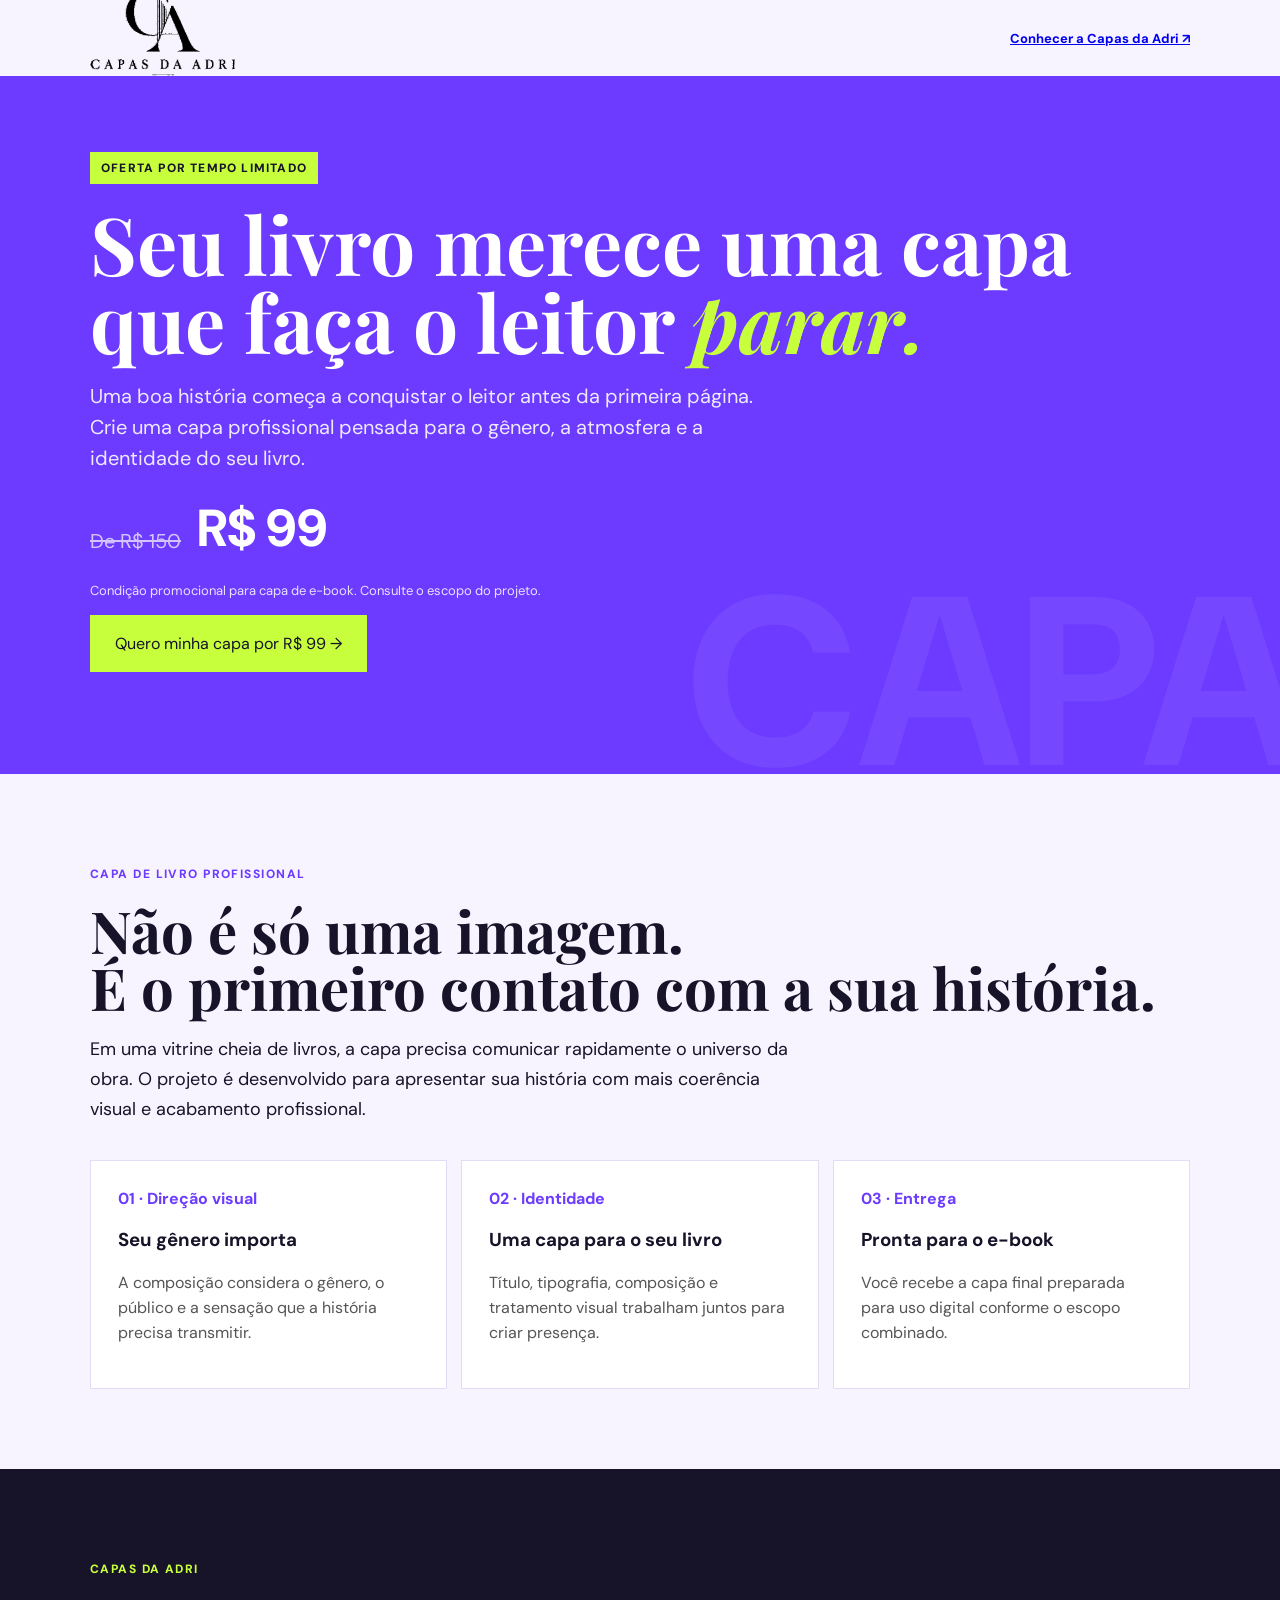
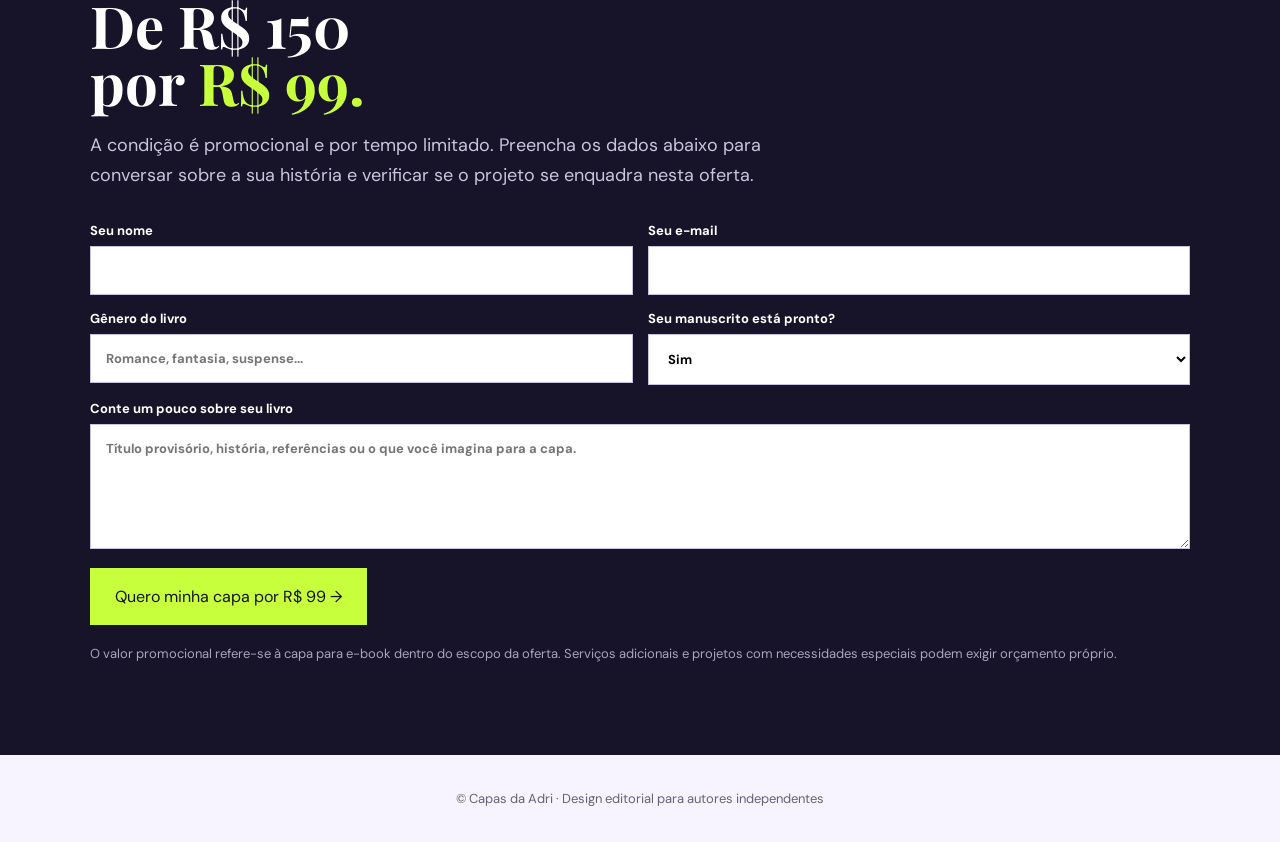
<file: capa-de-livro.html>
<!doctype html><html lang="pt-BR"><head>
<script async src="https://www.googletagmanager.com/gtag/js?id=G-YYPZREW0HH"></script><script>window.dataLayer=window.dataLayer||[];function gtag(){dataLayer.push(arguments)}gtag('js',new Date());gtag('config','G-YYPZREW0HH');</script>
<meta charset="UTF-8"><meta name="viewport" content="width=device-width,initial-scale=1">
<title>Capa de Livro Profissional por R$ 99 | Capas da Adri</title>
<meta name="description" content="Capa de livro profissional para autores independentes. Oferta por tempo limitado: de R$ 150 por R$ 99. Conheça o trabalho da Capas da Adri e solicite sua capa.">
<meta name="robots" content="index,follow,max-image-preview:large"><link rel="canonical" href="https://capas-da-adri.github.io/capa-de-livro.html">
<meta property="og:title" content="Capa de Livro Profissional por R$ 99 | Capas da Adri"><meta property="og:description" content="Seu livro merece uma capa que faça o leitor parar. De R$ 150 por R$ 99 por tempo limitado."><meta property="og:url" content="https://capas-da-adri.github.io/capa-de-livro.html"><meta property="og:type" content="website">
<link rel="icon" href="assets/favicon-capas-da-adri.svg"><link rel="preconnect" href="https://fonts.googleapis.com"><link rel="preconnect" href="https://fonts.gstatic.com" crossorigin><link href="https://fonts.googleapis.com/css2?family=DM+Sans:wght@400;500;600;700;800&family=Playfair+Display:ital,wght@0,600;1,600&display=swap" rel="stylesheet">
<style>
:root{--p:#6c3bff;--lime:#c7ff3d;--ink:#171329;--paper:#f7f4ff;--white:#fff}*{box-sizing:border-box}html{scroll-behavior:smooth}body{margin:0;font-family:"DM Sans",sans-serif;color:var(--ink);background:var(--paper)}.w{width:min(1100px,90%);margin:auto}.top{height:76px;display:flex;align-items:center;justify-content:space-between}.top img{width:145px;max-width:38vw;height:auto;object-fit:contain;filter:brightness(0)}.top a{font-size:13px;font-weight:700}.hero{background:var(--p);color:white;padding:76px 0 86px;position:relative;overflow:hidden}.hero:after{content:"CAPA";position:absolute;right:-25px;bottom:-65px;font-weight:800;font-size:240px;opacity:.06}.tag{display:inline-block;background:var(--lime);color:var(--ink);font-size:12px;font-weight:800;padding:8px 11px;text-transform:uppercase;letter-spacing:.1em}.hero h1,h2{font-family:"Playfair Display",serif;font-size:clamp(46px,7vw,80px);line-height:.98;margin:20px 0}.hero h1 em{color:var(--lime)}.lead{font-size:20px;line-height:1.55;max-width:690px;color:#eee9ff}.price{display:flex;gap:16px;align-items:end;margin:28px 0}.old{text-decoration:line-through;opacity:.7;font-size:20px}.now{font-size:52px;font-weight:800;line-height:1}.small{font-size:13px;opacity:.85}.btn{display:inline-block;background:var(--lime);color:var(--ink);text-decoration:none;padding:18px 25px;font-weight:800;border:0;cursor:pointer;font:inherit}.section{padding:80px 0}.section h2{font-size:clamp(38px,5vw,58px)}.intro{max-width:700px;font-size:18px;line-height:1.65}.grid{display:grid;grid-template-columns:repeat(3,1fr);gap:14px;margin-top:35px}.card{background:white;padding:27px;border:1px solid #e2dcf5}.card b{color:var(--p)}.card p{line-height:1.55;color:#555}.dark{background:var(--ink);color:white}.dark p{color:#cbc5dc}.form{display:grid;grid-template-columns:1fr 1fr;gap:15px;margin-top:32px}.form label{font-size:13px;font-weight:700}.form input,.form select,.form textarea{width:100%;padding:15px;margin-top:7px;border:1px solid #c9c0e3;background:white;font:inherit}.full{grid-column:1/-1}.form textarea{min-height:125px}.status{grid-column:1/-1}.note{font-size:13px;color:#6c6680;margin-top:20px}.dark .note{color:#aaa4bc}.footer{text-align:center;padding:35px;font-size:13px;color:#686174}@media(max-width:700px){.top{height:64px;gap:14px;justify-content:flex-start}.top>a:first-child{display:flex;align-items:center;justify-content:flex-start;flex:0 0 auto}.top img{display:block;width:86px;max-width:24vw;height:54px;object-fit:contain;object-position:left center;margin:0}.top>a:last-child{font-size:11px;white-space:nowrap;margin-left:auto}.grid,.form{grid-template-columns:1fr}.full{grid-column:auto}.hero{padding-top:55px}.hero:after{font-size:130px}.price{align-items:flex-start;flex-direction:column;gap:5px}}
</style>
<script type="application/ld+json">{"@context":"https://schema.org","@type":"Service","name":"Capa de livro profissional","provider":{"@type":"ProfessionalService","name":"Capas da Adri","url":"https://capas-da-adri.github.io/"},"areaServed":"BR","description":"Criação de capa de livro para autores independentes.","offers":{"@type":"Offer","price":"99.00","priceCurrency":"BRL","description":"Oferta promocional por tempo limitado; preço anterior R$ 150."}}</script>
</head><body>
<header class="w top"><a href="index.html"><img src="assets/logo-capas-da-adri.png" alt="Capas da Adri"></a><a href="index.html">Conhecer a Capas da Adri ↗</a></header>
<main><section class="hero"><div class="w"><span class="tag">Oferta por tempo limitado</span><h1>Seu livro merece uma capa<br>que faça o leitor <em>parar.</em></h1><p class="lead">Uma boa história começa a conquistar o leitor antes da primeira página. Crie uma capa profissional pensada para o gênero, a atmosfera e a identidade do seu livro.</p><div class="price"><span class="old">De R$ 150</span><span class="now">R$ 99</span></div><p class="small">Condição promocional para capa de e-book. Consulte o escopo do projeto.</p><p><a class="btn" href="#quero">Quero minha capa por R$ 99 →</a></p></div></section>
<section class="section"><div class="w"><p style="color:#6c3bff;font-weight:800;text-transform:uppercase;letter-spacing:.12em;font-size:12px">Capa de livro profissional</p><h2>Não é só uma imagem.<br>É o primeiro contato com a sua história.</h2><p class="intro">Em uma vitrine cheia de livros, a capa precisa comunicar rapidamente o universo da obra. O projeto é desenvolvido para apresentar sua história com mais coerência visual e acabamento profissional.</p><div class="grid"><div class="card"><b>01 · Direção visual</b><h3>Seu gênero importa</h3><p>A composição considera o gênero, o público e a sensação que a história precisa transmitir.</p></div><div class="card"><b>02 · Identidade</b><h3>Uma capa para o seu livro</h3><p>Título, tipografia, composição e tratamento visual trabalham juntos para criar presença.</p></div><div class="card"><b>03 · Entrega</b><h3>Pronta para o e-book</h3><p>Você recebe a capa final preparada para uso digital conforme o escopo combinado.</p></div></div></div></section>
<section class="section dark"><div class="w"><p style="color:#c7ff3d;font-weight:800;text-transform:uppercase;letter-spacing:.12em;font-size:12px">Capas da Adri</p><h2>De R$ 150<br>por <span style="color:#c7ff3d">R$ 99.</span></h2><p class="intro">A condição é promocional e por tempo limitado. Preencha os dados abaixo para conversar sobre a sua história e verificar se o projeto se enquadra nesta oferta.</p>
<form class="form" id="leadForm"><label>Seu nome<input name="nome" required></label><label>Seu e-mail<input name="email" type="email" required></label><label>Gênero do livro<input name="genero" placeholder="Romance, fantasia, suspense..."></label><label>Seu manuscrito está pronto?<select name="etapa"><option>Sim</option><option>Ainda estou escrevendo</option><option>Está em revisão</option></select></label><label class="full">Conte um pouco sobre seu livro<textarea name="mensagem" required placeholder="Título provisório, história, referências ou o que você imagina para a capa."></textarea></label><input name="website" tabindex="-1" autocomplete="off" style="position:absolute;left:-9999px"><div class="full"><button class="btn" type="submit">Quero minha capa por R$ 99 →</button></div><p class="status" id="status" hidden></p></form><p class="note">O valor promocional refere-se à capa para e-book dentro do escopo da oferta. Serviços adicionais e projetos com necessidades especiais podem exigir orçamento próprio.</p></div></section></main>
<footer class="footer">© Capas da Adri · Design editorial para autores independentes</footer>
<script>const f=document.querySelector('#leadForm'),s=document.querySelector('#status'),ep='https://basfrphvvjfhbozxaeyw.supabase.co/functions/v1/quote-request';f.addEventListener('submit',async e=>{e.preventDefault();if(!f.reportValidity())return;const b=f.querySelector('button'),d=new FormData(f);b.disabled=true;s.hidden=false;s.textContent='Enviando…';try{const r=await fetch(ep,{method:'POST',headers:{'Content-Type':'application/json'},body:JSON.stringify({name:d.get('nome'),email:d.get('email'),service:'Oferta capa e-book — R$ 99',message:'Gênero: '+d.get('genero')+' | Etapa: '+d.get('etapa')+'\n\n'+d.get('mensagem'),website:d.get('website')})});const j=await r.json();if(!r.ok||!j.ok)throw Error();f.reset();s.textContent='Recebi seu pedido. Em breve, respondo pelo e-mail informado.'}catch{s.textContent='Não foi possível enviar agora. Tente novamente em alguns minutos.'}finally{b.disabled=false}});</script></body></html>
</file>
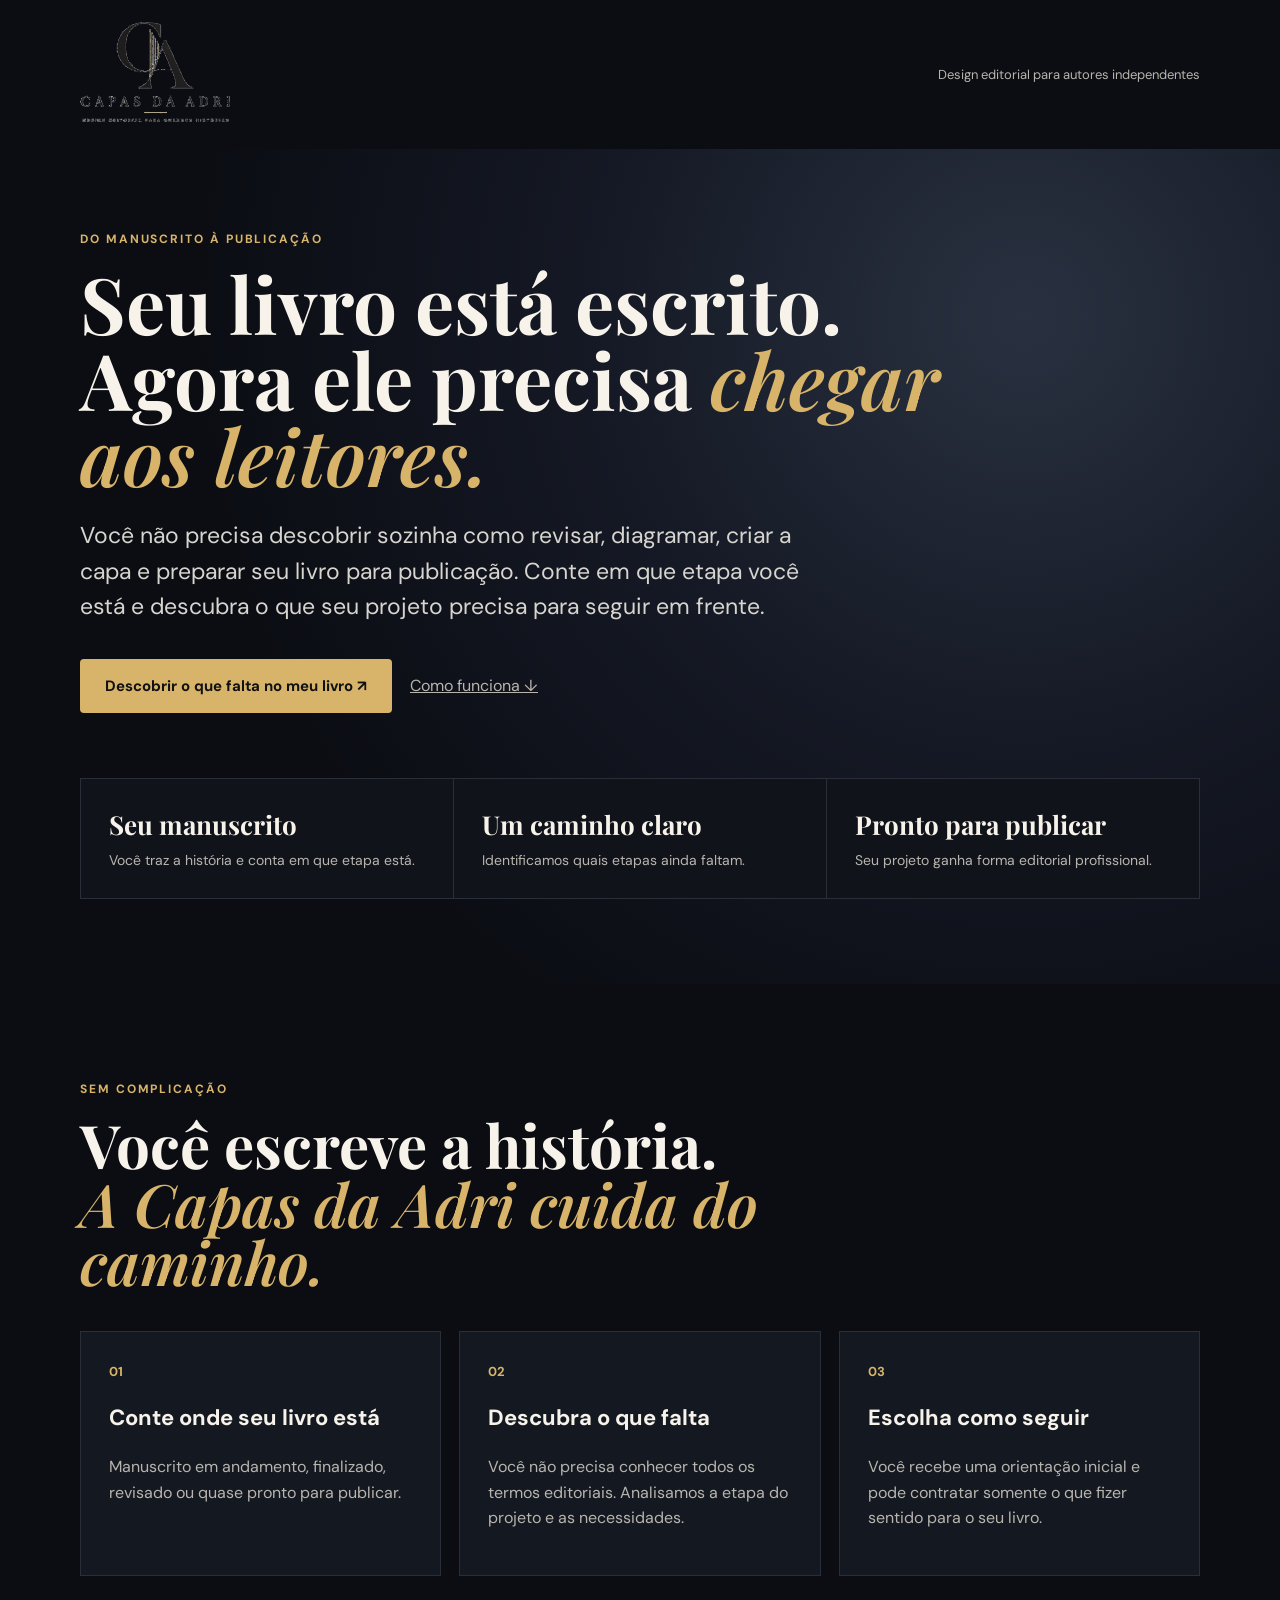
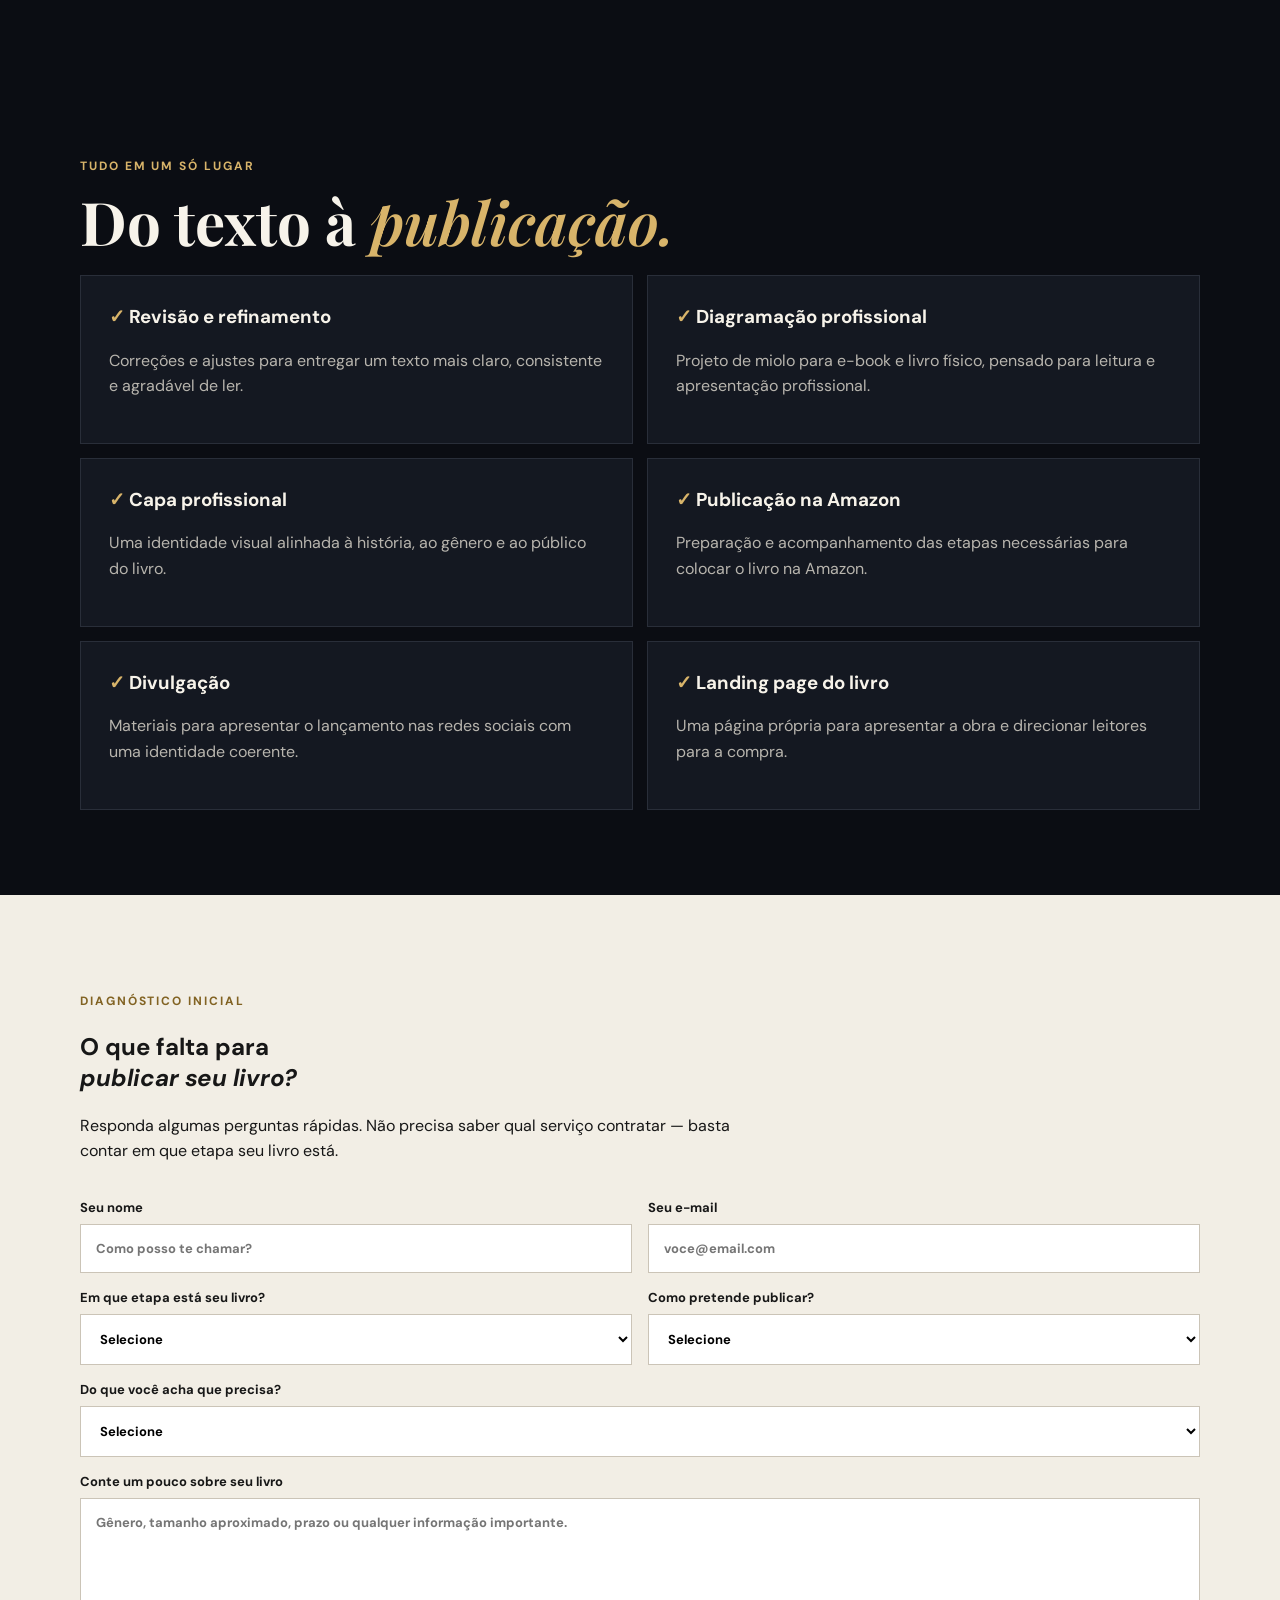
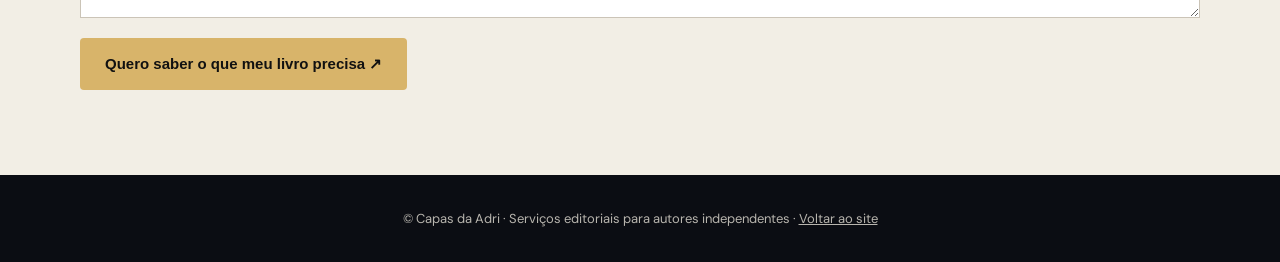
<file: publique-seu-livro.html>
<!doctype html>
<html lang="pt-BR">
<head>
<meta charset="UTF-8"><meta name="viewport" content="width=device-width,initial-scale=1">
<title>Publique seu livro | Capas da Adri</title>
<meta name="description" content="Descubra o que falta para transformar seu manuscrito em um livro pronto para chegar aos leitores.">
<link rel="icon" type="image/svg+xml" href="assets/favicon-capas-da-adri.svg">
<link rel="preconnect" href="https://fonts.googleapis.com"><link rel="preconnect" href="https://fonts.gstatic.com" crossorigin>
<link href="https://fonts.googleapis.com/css2?family=DM+Sans:wght@400;500;600;700&family=Playfair+Display:ital,wght@0,600;1,600&display=swap" rel="stylesheet">
<style>
:root{--bg:#0b0d13;--card:#141821;--gold:#d8b46a;--text:#f7f3ea;--muted:#b8b5ae;--line:#292e39}
*{box-sizing:border-box}html{scroll-behavior:smooth}body{margin:0;background:var(--bg);color:var(--text);font-family:"DM Sans",sans-serif}a{color:inherit}.wrap{width:min(1120px,90%);margin:auto}.top{padding:22px 0;display:flex;justify-content:space-between;align-items:center}.logo{width:150px}.mini{font-size:13px;color:var(--muted)}.hero{padding:70px 0 85px;background:radial-gradient(circle at 80% 20%,#293140 0,#151925 35%,#0b0d13 68%)}.eyebrow{text-transform:uppercase;letter-spacing:.16em;color:var(--gold);font-size:12px;font-weight:700}.hero h1,.section h2{font-family:"Playfair Display",serif;font-size:clamp(43px,7vw,78px);line-height:.98;margin:18px 0 24px;max-width:900px}.hero h1 em,.section h2 em{color:var(--gold);font-weight:600}.lead{font-size:clamp(18px,2.2vw,23px);line-height:1.55;color:#d7d5cf;max-width:720px}.actions{display:flex;gap:18px;align-items:center;flex-wrap:wrap;margin-top:34px}.btn{display:inline-block;text-decoration:none;background:var(--gold);color:#111;padding:17px 25px;border-radius:4px;font-weight:700;border:0;cursor:pointer;font-size:15px}.quiet{color:var(--muted)}.proof{display:grid;grid-template-columns:repeat(3,1fr);gap:1px;background:var(--line);margin-top:65px;border:1px solid var(--line)}.proof div{background:#10131a;padding:28px}.proof strong{display:block;font-family:"Playfair Display";font-size:26px;margin-bottom:7px}.proof span{color:var(--muted);font-size:14px}.section{padding:85px 0}.section h2{font-size:clamp(38px,5vw,60px)}.steps{display:grid;grid-template-columns:repeat(3,1fr);gap:18px;margin-top:40px}.step,.service{border:1px solid var(--line);background:var(--card);padding:28px}.step b{color:var(--gold);font-size:13px}.step h3{font-size:22px}.step p,.service p{color:var(--muted);line-height:1.6}.services{display:grid;grid-template-columns:repeat(2,1fr);gap:14px}.service h3{margin-top:0}.check{color:var(--gold)}.cta{background:#f2eee5;color:#171717;padding:85px 0}.cta .eyebrow{color:#826323}.cta p{max-width:650px;line-height:1.6}.form{margin-top:35px;display:grid;grid-template-columns:1fr 1fr;gap:16px}.form label{font-size:13px;font-weight:700}.form input,.form select,.form textarea{width:100%;margin-top:8px;padding:15px;border:1px solid #cbc4b7;background:#fff;font:inherit}.form .full{grid-column:1/-1}.form textarea{min-height:120px}.status{grid-column:1/-1;font-weight:600}.footer{text-align:center;padding:35px;color:var(--muted);font-size:13px}@media(max-width:720px){.hero{padding-top:35px}.proof,.steps,.services,.form{grid-template-columns:1fr}.form .full{grid-column:auto}.top .mini{display:none}}
</style>
</head>
<body>
<header class="wrap top"><a href="index.html"><img class="logo" src="assets/logo-capas-da-adri.png" alt="Capas da Adri"></a><span class="mini">Design editorial para autores independentes</span></header>
<main>
<section class="hero"><div class="wrap"><p class="eyebrow">Do manuscrito à publicação</p><h1>Seu livro está escrito.<br>Agora ele precisa <em>chegar aos leitores.</em></h1><p class="lead">Você não precisa descobrir sozinha como revisar, diagramar, criar a capa e preparar seu livro para publicação. Conte em que etapa você está e descubra o que seu projeto precisa para seguir em frente.</p><div class="actions"><a class="btn" href="#diagnostico">Descobrir o que falta no meu livro ↗</a><a class="quiet" href="#como-funciona">Como funciona ↓</a></div>
<div class="proof"><div><strong>Seu manuscrito</strong><span>Você traz a história e conta em que etapa está.</span></div><div><strong>Um caminho claro</strong><span>Identificamos quais etapas ainda faltam.</span></div><div><strong>Pronto para publicar</strong><span>Seu projeto ganha forma editorial profissional.</span></div></div></div></section>
<section class="section" id="como-funciona"><div class="wrap"><p class="eyebrow">Sem complicação</p><h2>Você escreve a história.<br><em>A Capas da Adri cuida do caminho.</em></h2><div class="steps"><div class="step"><b>01</b><h3>Conte onde seu livro está</h3><p>Manuscrito em andamento, finalizado, revisado ou quase pronto para publicar.</p></div><div class="step"><b>02</b><h3>Descubra o que falta</h3><p>Você não precisa conhecer todos os termos editoriais. Analisamos a etapa do projeto e as necessidades.</p></div><div class="step"><b>03</b><h3>Escolha como seguir</h3><p>Você recebe uma orientação inicial e pode contratar somente o que fizer sentido para o seu livro.</p></div></div></div></section>
<section class="section"><div class="wrap"><p class="eyebrow">Tudo em um só lugar</p><h2>Do texto à <em>publicação.</em></h2><div class="services">
<div class="service"><h3><span class="check">✓</span> Revisão e refinamento</h3><p>Correções e ajustes para entregar um texto mais claro, consistente e agradável de ler.</p></div>
<div class="service"><h3><span class="check">✓</span> Diagramação profissional</h3><p>Projeto de miolo para e-book e livro físico, pensado para leitura e apresentação profissional.</p></div>
<div class="service"><h3><span class="check">✓</span> Capa profissional</h3><p>Uma identidade visual alinhada à história, ao gênero e ao público do livro.</p></div>
<div class="service"><h3><span class="check">✓</span> Publicação na Amazon</h3><p>Preparação e acompanhamento das etapas necessárias para colocar o livro na Amazon.</p></div>
<div class="service"><h3><span class="check">✓</span> Divulgação</h3><p>Materiais para apresentar o lançamento nas redes sociais com uma identidade coerente.</p></div>
<div class="service"><h3><span class="check">✓</span> Landing page do livro</h3><p>Uma página própria para apresentar a obra e direcionar leitores para a compra.</p></div></div></div></section>
<section class="cta" id="diagnostico"><div class="wrap"><p class="eyebrow">Diagnóstico inicial</p><h2>O que falta para<br><em>publicar seu livro?</em></h2><p>Responda algumas perguntas rápidas. Não precisa saber qual serviço contratar — basta contar em que etapa seu livro está.</p>
<form class="form" id="leadForm">
<label>Seu nome<input name="nome" required placeholder="Como posso te chamar?"></label>
<label>Seu e-mail<input name="email" type="email" required placeholder="voce@email.com"></label>
<label>Em que etapa está seu livro?<select name="etapa" required><option value="">Selecione</option><option>Ainda estou escrevendo</option><option>Manuscrito finalizado</option><option>Manuscrito revisado</option><option>Já tenho capa ou diagramação</option><option>Está quase pronto para publicar</option></select></label>
<label>Como pretende publicar?<select name="formato" required><option value="">Selecione</option><option>E-book</option><option>Livro físico</option><option>E-book e livro físico</option><option>Ainda não sei</option></select></label>
<label class="full">Do que você acha que precisa?<select name="necessidade" required><option value="">Selecione</option><option>Revisão / refinamento</option><option>Diagramação</option><option>Capa</option><option>Publicação na Amazon</option><option>Pacote completo</option><option>Não sei — quero orientação</option></select></label>
<label class="full">Conte um pouco sobre seu livro<textarea name="mensagem" required placeholder="Gênero, tamanho aproximado, prazo ou qualquer informação importante."></textarea></label>
<input name="website" tabindex="-1" autocomplete="off" style="position:absolute;left:-9999px">
<div class="full"><button class="btn" type="submit">Quero saber o que meu livro precisa ↗</button></div><p class="status" id="leadStatus" hidden></p>
</form></div></section>
</main><footer class="footer">© Capas da Adri · Serviços editoriais para autores independentes · <a href="index.html">Voltar ao site</a></footer>
<script>
const f=document.querySelector('#leadForm'),s=document.querySelector('#leadStatus'),endpoint='https://basfrphvvjfhbozxaeyw.supabase.co/functions/v1/quote-request';
f.addEventListener('submit',async e=>{e.preventDefault();if(!f.reportValidity())return;const b=f.querySelector('button'),d=new FormData(f);b.disabled=true;s.hidden=false;s.textContent='Enviando…';const details='Etapa: '+d.get('etapa')+' | Formato: '+d.get('formato')+' | Necessidade: '+d.get('necessidade')+'\n\n'+d.get('mensagem');try{const r=await fetch(endpoint,{method:'POST',headers:{'Content-Type':'application/json'},body:JSON.stringify({name:d.get('nome'),email:d.get('email'),service:'Lead — diagnóstico editorial: '+d.get('necessidade'),message:details,website:d.get('website')})});const j=await r.json();if(!r.ok||!j.ok)throw Error();f.reset();s.textContent='Recebi suas informações. Em breve, você receberá um retorno pelo e-mail informado.'}catch{s.textContent='Não foi possível enviar agora. Tente novamente em alguns minutos.'}finally{b.disabled=false}});
</script></body></html>
</file>
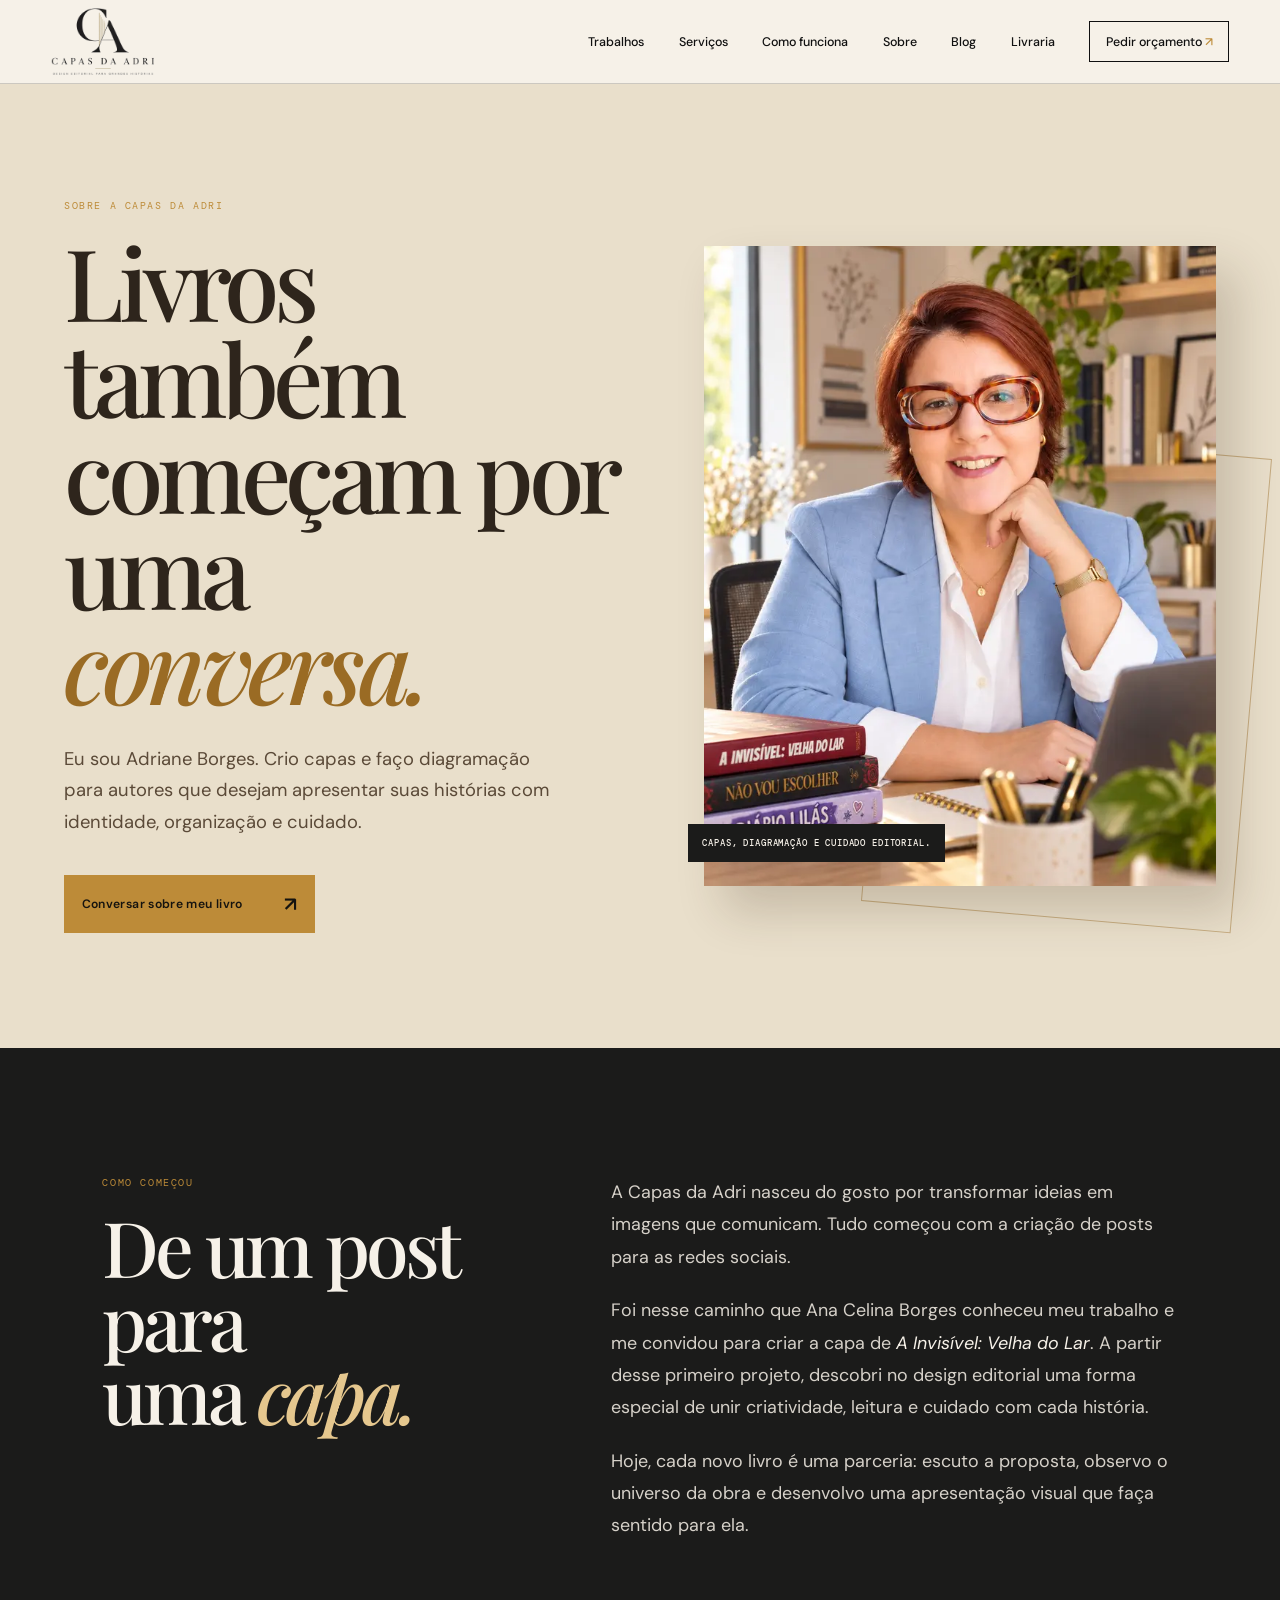
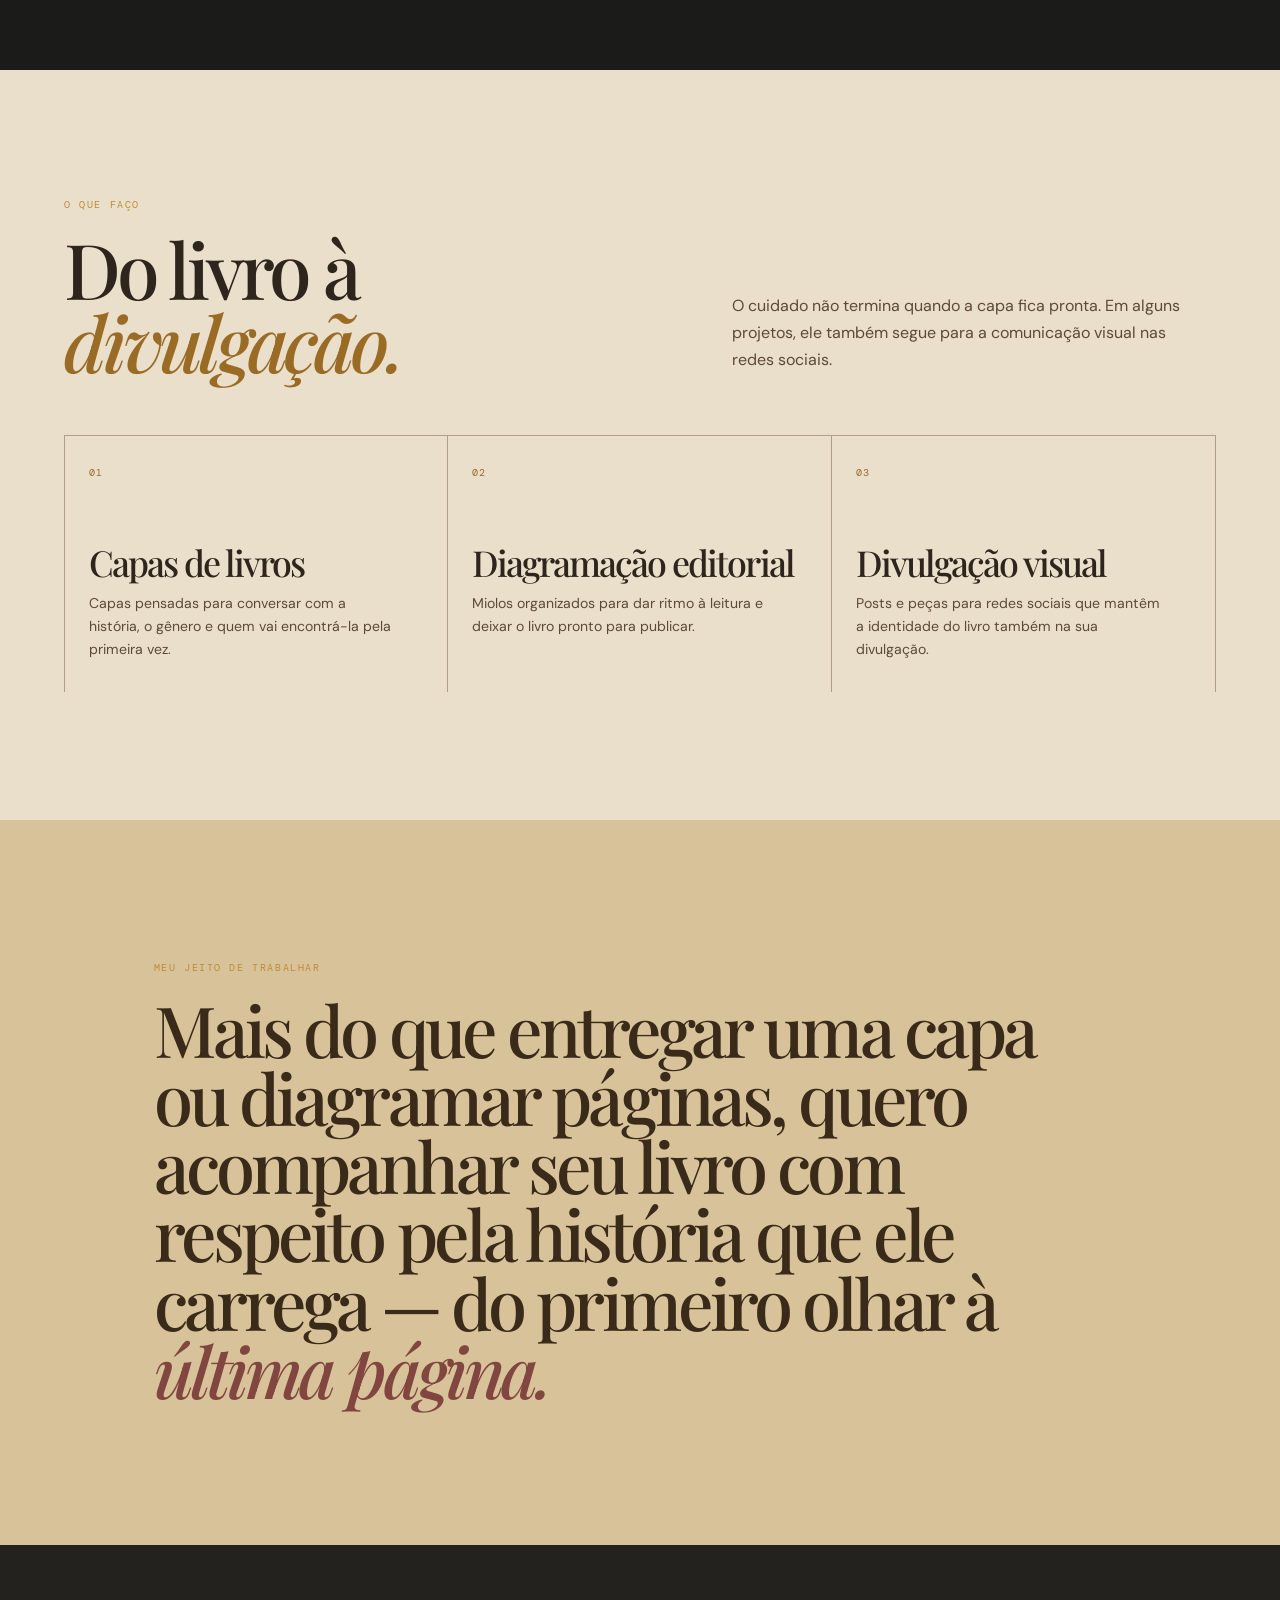
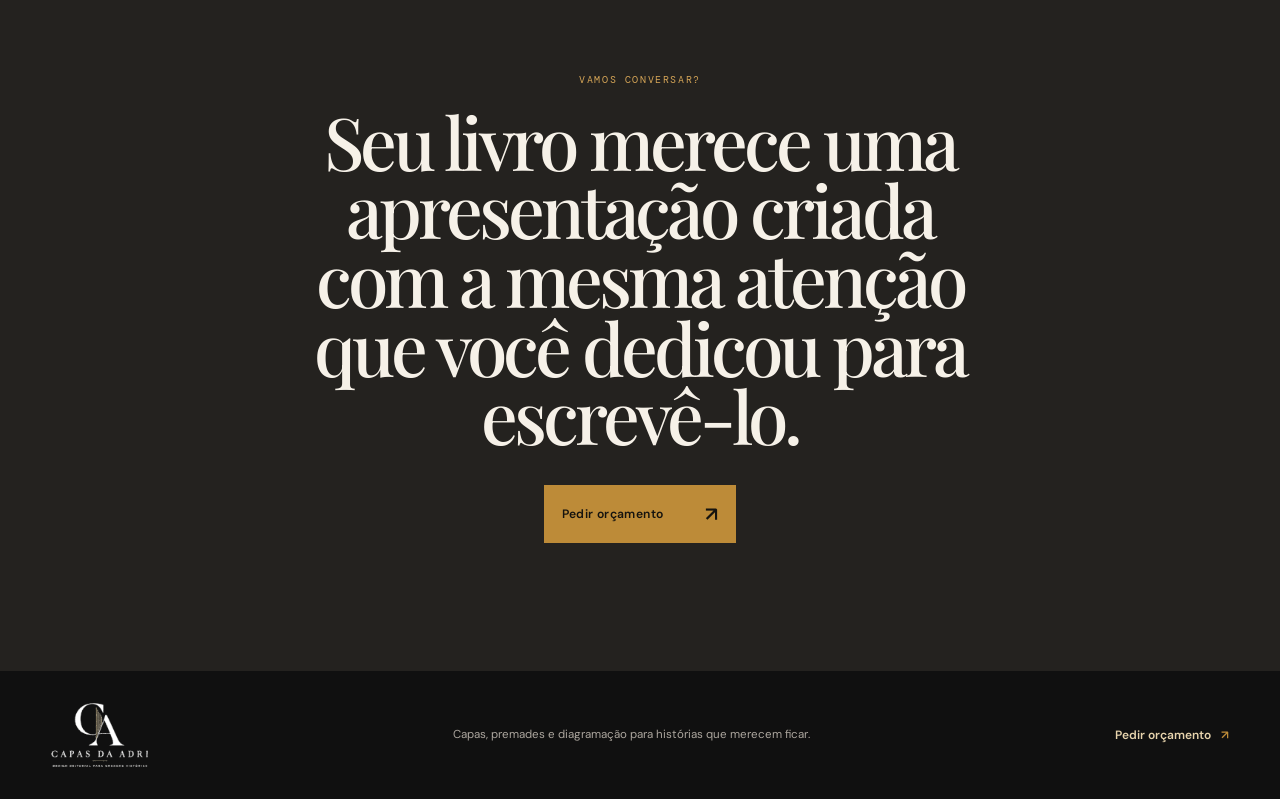
<file: sobre.html>
<!doctype html>
<html lang="pt-BR">
  <head>
    <!-- Google tag (gtag.js) -->
    <script async src="https://www.googletagmanager.com/gtag/js?id=G-YYPZREW0HH"></script>
    <script>
      window.dataLayer = window.dataLayer || [];
      function gtag(){dataLayer.push(arguments);}
      gtag('js', new Date());
      gtag('config', 'G-YYPZREW0HH');
    </script>
    <meta charset="UTF-8" />
    <meta name="viewport" content="width=device-width, initial-scale=1.0" />
    <link rel="icon" type="image/svg+xml" href="assets/favicon-capas-da-adri.svg" />
    <meta name="description" content="Conheça Adriane Borges e a história da Capas da Adri: capas de livros, diagramação editorial e materiais para divulgação." />
    <meta name="robots" content="index,follow,max-image-preview:large" />
    <link rel="canonical" href="https://capas-da-adri.github.io/sobre.html" />
    <meta property="og:type" content="website" />
    <meta property="og:locale" content="pt_BR" />
    <meta property="og:site_name" content="Capas da Adri" />
    <meta property="og:title" content="Sobre a Capas da Adri | Design editorial para grandes histórias" />
    <meta property="og:description" content="Conheça a trajetória de Adriane Borges, criadora da Capas da Adri." />
    <meta property="og:url" content="https://capas-da-adri.github.io/sobre.html" />
    <meta name="twitter:card" content="summary_large_image" />
    <meta name="theme-color" content="#0B0C11" />
    <title>Sobre a Capas da Adri | Capas de livros e diagramação editorial</title>
    <link rel="preconnect" href="https://fonts.googleapis.com" />
    <link rel="preconnect" href="https://fonts.gstatic.com" crossorigin />
    <link href="https://fonts.googleapis.com/css2?family=DM+Mono:wght@400;500&family=DM+Sans:opsz,wght@9..40,400;9..40,500;9..40,600&family=Playfair+Display:ital,wght@0,500;0,600;0,700;1,500;1,600&display=swap" rel="stylesheet" />
    <link rel="stylesheet" href="styles.css" />
    <link rel="stylesheet" href="sobre.css" />
    <script type="application/ld+json">{"@context":"https://schema.org","@type":"AboutPage","name":"Sobre a Capas da Adri","url":"https://capas-da-adri.github.io/sobre.html","mainEntity":{"@type":"Person","name":"Adriane Borges","jobTitle":"Designer editorial","worksFor":{"@type":"Organization","name":"Capas da Adri"}}}</script>
  </head>
  <body>
    <a class="skip-link" href="#conteudo">Pular para o conteúdo</a>
    <header class="site-header">
      <a class="brand brand-logo" href="index.html#inicio" aria-label="Capas da Adri, início"><img src="assets/logo-capas-da-adri.png" alt="Capas da Adri — design editorial para grandes histórias" /></a>
      <button class="menu-toggle" aria-label="Abrir menu" aria-expanded="false">Menu <span></span></button>
      <nav class="main-nav" aria-label="Navegação principal">
        <a href="index.html#trabalhos">Trabalhos</a>
        <a href="index.html#servicos">Serviços</a>
        <a href="index.html#processo">Como funciona</a>
        <a href="sobre.html" aria-current="page">Sobre</a>
        <a href="blog.html">Blog</a>
        <a href="livraria.html">Livraria</a>
        <a class="nav-cta" href="index.html#orcamento">Pedir orçamento <i>↗</i></a>
      </nav>
    </header>

    <main id="conteudo" class="about-page">
      <section class="about-hero" aria-labelledby="about-title">
        <div class="about-hero-copy">
          <p class="eyebrow">Sobre a Capas da Adri</p>
          <h1 id="about-title">Livros também<br />começam por uma <em>conversa.</em></h1>
          <p>Eu sou Adriane Borges. Crio capas e faço diagramação para autores que desejam apresentar suas histórias com identidade, organização e cuidado.</p>
          <a class="button button-gold" href="index.html#orcamento">Conversar sobre meu livro <span>↗</span></a>
        </div>
        <figure class="about-portrait">
          <img src="[data-uri]" alt="Adriane Borges em seu escritório, ao lado das lombadas dos livros A Invisível: Velha do Lar, Não Vou Escolher e Diário Lilás." />
          <figcaption>Capas, diagramação e cuidado editorial.</figcaption>
        </figure>
      </section>

      <section class="about-story" aria-labelledby="story-title">
        <div>
          <p class="eyebrow">Como começou</p>
          <h2 id="story-title">De um post para<br />uma <em>capa.</em></h2>
        </div>
        <div class="about-prose">
          <p>A Capas da Adri nasceu do gosto por transformar ideias em imagens que comunicam. Tudo começou com a criação de posts para as redes sociais.</p>
          <p>Foi nesse caminho que Ana Celina Borges conheceu meu trabalho e me convidou para criar a capa de <em>A Invisível: Velha do Lar</em>. A partir desse primeiro projeto, descobri no design editorial uma forma especial de unir criatividade, leitura e cuidado com cada história.</p>
          <p>Hoje, cada novo livro é uma parceria: escuto a proposta, observo o universo da obra e desenvolvo uma apresentação visual que faça sentido para ela.</p>
        </div>
      </section>

      <section class="about-services" aria-labelledby="services-title">
        <div class="about-section-head">
          <div>
            <p class="eyebrow">O que faço</p>
            <h2 id="services-title">Do livro à<br /><em>divulgação.</em></h2>
          </div>
          <p>O cuidado não termina quando a capa fica pronta. Em alguns projetos, ele também segue para a comunicação visual nas redes sociais.</p>
        </div>
        <div class="about-service-grid">
          <article>
            <span>01</span>
            <h3>Capas de livros</h3>
            <p>Capas pensadas para conversar com a história, o gênero e quem vai encontrá-la pela primeira vez.</p>
          </article>
          <article>
            <span>02</span>
            <h3>Diagramação editorial</h3>
            <p>Miolos organizados para dar ritmo à leitura e deixar o livro pronto para publicar.</p>
          </article>
          <article>
            <span>03</span>
            <h3>Divulgação visual</h3>
            <p>Posts e peças para redes sociais que mantêm a identidade do livro também na sua divulgação.</p>
          </article>
        </div>
      </section>

      <section class="about-manifesto" aria-labelledby="manifesto-title">
        <p class="eyebrow">Meu jeito de trabalhar</p>
        <h2 id="manifesto-title">Mais do que entregar uma capa ou diagramar páginas, quero acompanhar seu livro com respeito pela história que ele carrega — do primeiro olhar à <em>última página.</em></h2>
      </section>

      <section class="about-cta" aria-label="Pedir orçamento">
        <p class="eyebrow">Vamos conversar?</p>
        <h2>Seu livro merece uma apresentação criada com a mesma atenção que você dedicou para escrevê-lo.</h2>
        <a class="button button-gold" href="index.html#orcamento">Pedir orçamento <span>↗</span></a>
      </section>
    </main>

    <footer><a class="brand brand-logo brand-logo-footer" href="index.html#inicio" aria-label="Capas da Adri, início"><img src="assets/logo-capas-da-adri-footer.png" alt="Capas da Adri — design editorial para grandes histórias" /></a><p>Capas, premades e diagramação para histórias que merecem ficar.</p><a href="index.html#orcamento">Pedir orçamento <span>↗</span></a></footer>
    <script src="app.js"></script>
  </body>
</html>
</file>
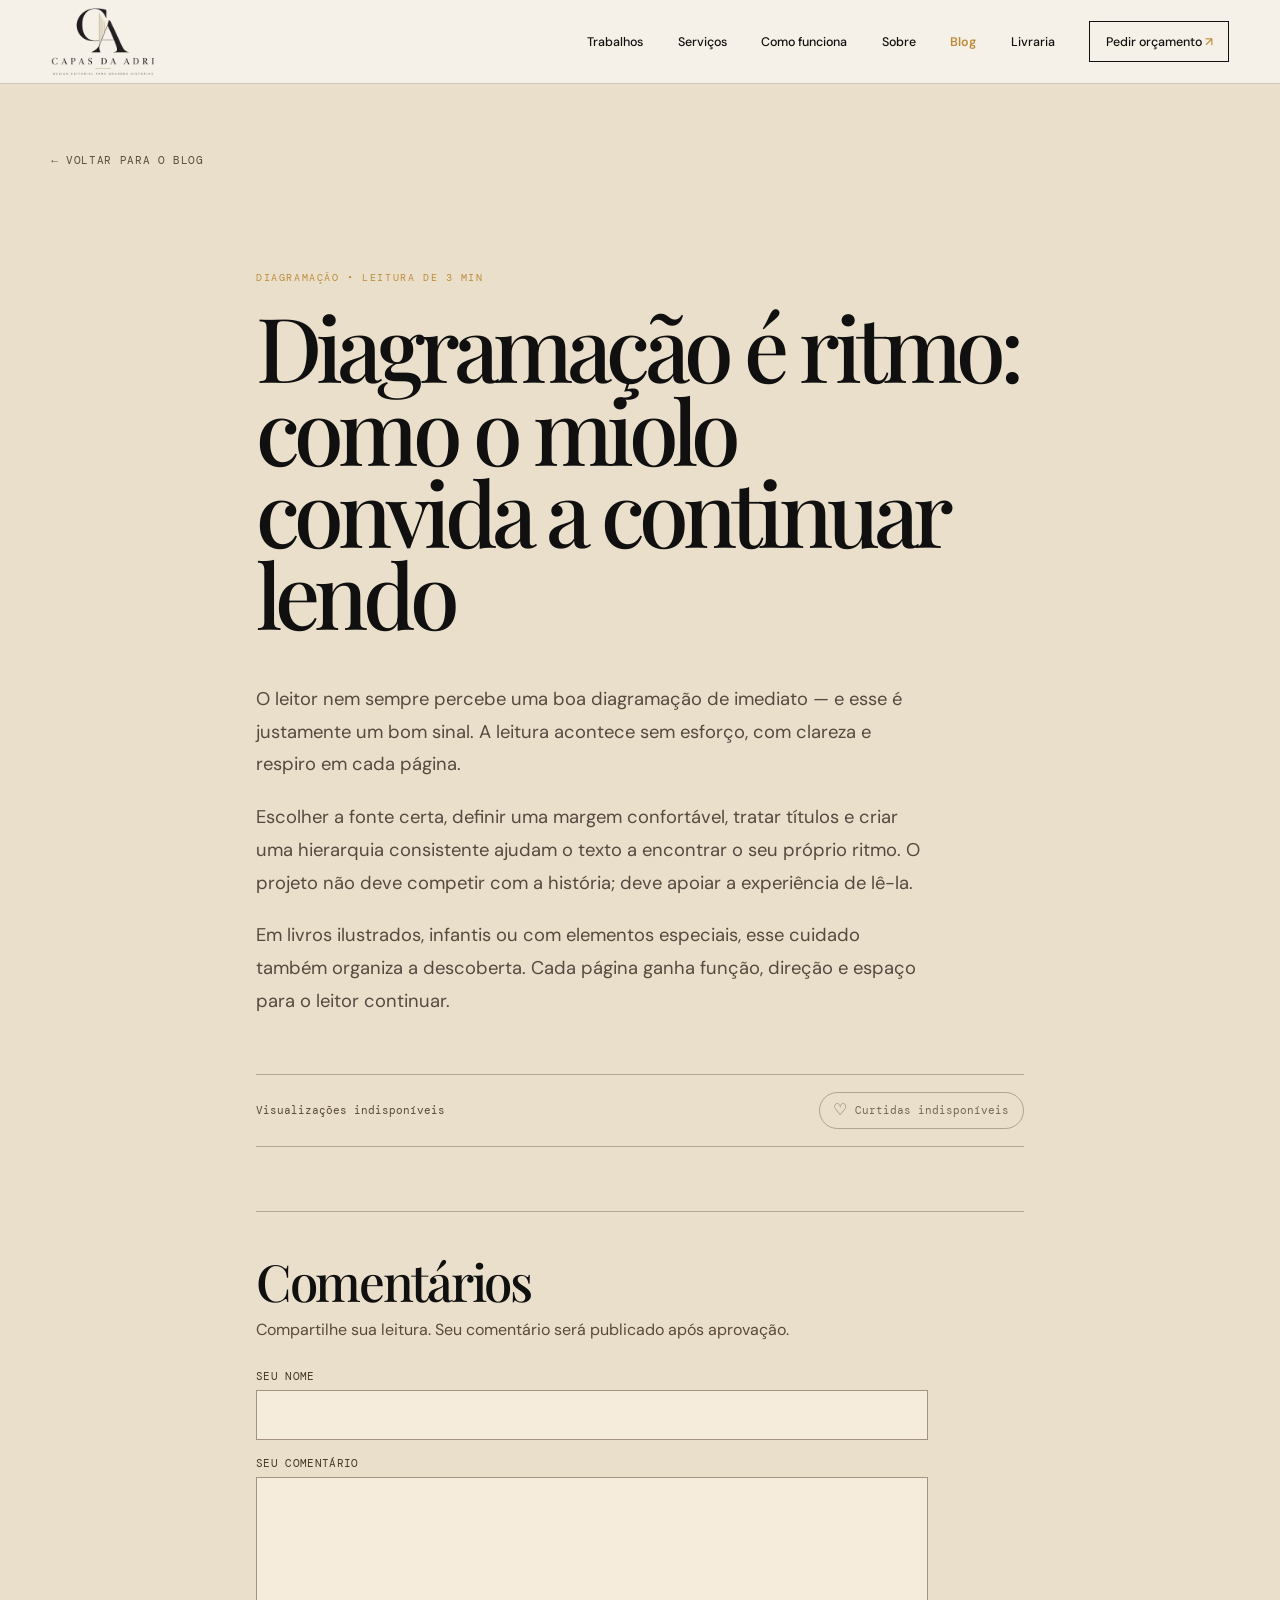
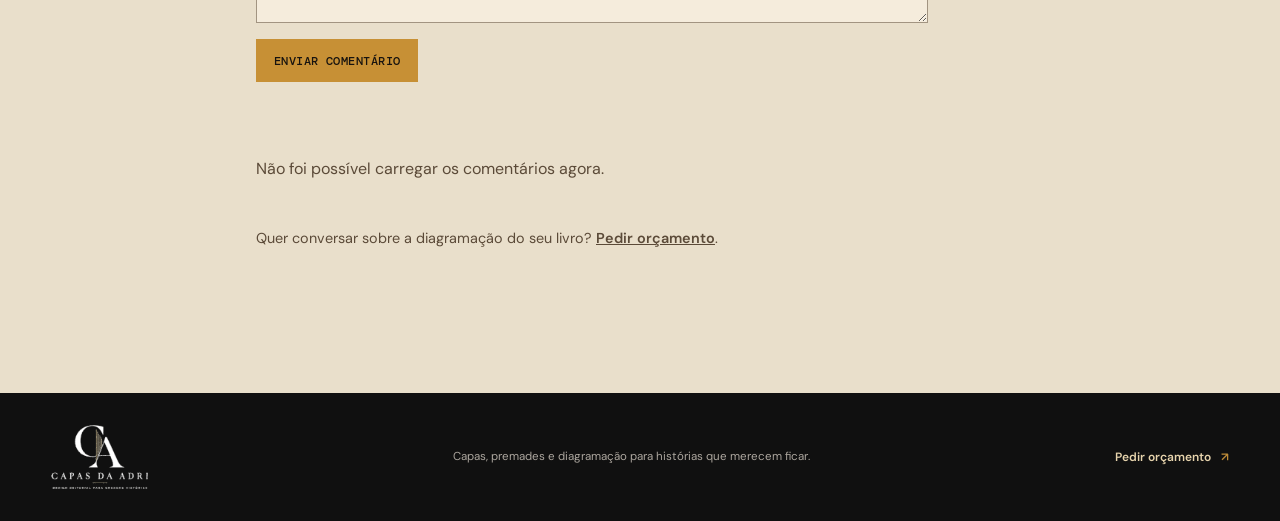
<file: artigos/diagramacao-ritmo.html>
<!doctype html>
<html lang="pt-BR">
  <head>
    <!-- Google tag (gtag.js) -->
    <script async src="https://www.googletagmanager.com/gtag/js?id=G-YYPZREW0HH"></script>
    <script>
      window.dataLayer = window.dataLayer || [];
      function gtag(){dataLayer.push(arguments);}
      gtag('js', new Date());
      gtag('config', 'G-YYPZREW0HH');
    </script>
    <meta charset="UTF-8" />
    <meta name="viewport" content="width=device-width, initial-scale=1.0" />
    <link rel="icon" type="image/svg+xml" href="../assets/favicon-capas-da-adri.svg" />
    <meta name="description" content="Como a diagramação cria ritmo, clareza e respiro para a leitura." />
    <meta name="robots" content="index,follow,max-image-preview:large" />
    <link rel="canonical" href="https://capas-da-adri.github.io/artigos/diagramacao-ritmo.html" />
    <meta property="og:type" content="article" /><meta property="og:locale" content="pt_BR" /><meta property="og:site_name" content="Capas da Adri" />
    <meta property="og:title" content="Diagramação é ritmo | Capas da Adri" /><meta property="og:description" content="Como o miolo convida a continuar lendo." /><meta property="og:url" content="https://capas-da-adri.github.io/artigos/diagramacao-ritmo.html" />
    <meta name="theme-color" content="#0B0C11" />
    <title>Diagramação é ritmo | Capas da Adri</title>
    <link rel="preconnect" href="https://fonts.googleapis.com" /><link rel="preconnect" href="https://fonts.gstatic.com" crossorigin />
    <link href="https://fonts.googleapis.com/css2?family=DM+Mono:wght@400;500&family=DM+Sans:opsz,wght@9..40,400;9..40,500;9..40,600&family=Playfair+Display:ital,wght@0,500;0,600;0,700;1,500;1,600&display=swap" rel="stylesheet" />
    <link rel="stylesheet" href="../styles.css" /><link rel="stylesheet" href="../blog.css" /><link rel="stylesheet" href="article.css" />
    <script type="application/ld+json">{"@context":"https://schema.org","@type":"BlogPosting","headline":"Diagramação é ritmo: como o miolo convida a continuar lendo","url":"https://capas-da-adri.github.io/artigos/diagramacao-ritmo.html","publisher":{"@type":"Organization","name":"Capas da Adri"}}</script>
  </head>
  <body>
    <a class="skip-link" href="#conteudo">Ir para o conteúdo</a>
    <header class="site-header"><a class="brand brand-logo" href="../index.html#inicio" aria-label="Capas da Adri, início"><img src="../assets/logo-capas-da-adri.png" alt="Capas da Adri — design editorial para grandes histórias" /></a><button class="menu-toggle" aria-label="Abrir menu" aria-expanded="false">Menu <span></span></button><nav class="main-nav" aria-label="Navegação principal"><a href="../index.html#trabalhos">Trabalhos</a><a href="../index.html#servicos">Serviços</a><a href="../index.html#processo">Como funciona</a><a href="../sobre.html">Sobre</a><a href="../blog.html" aria-current="page">Blog</a><a href="../livraria.html">Livraria</a><a class="nav-cta" href="../index.html#orcamento">Pedir orçamento <i>↗</i></a></nav></header>
    <main id="conteudo" class="article-page">
      <a class="article-back" href="../blog.html">← Voltar para o blog</a>
      <article class="single-article">
        <p class="eyebrow">Diagramação <span>•</span> Leitura de 3 min</p>
        <h1>Diagramação é ritmo: como o miolo convida a continuar lendo</h1>
        <div class="article-body">
          <p>O leitor nem sempre percebe uma boa diagramação de imediato — e esse é justamente um bom sinal. A leitura acontece sem esforço, com clareza e respiro em cada página.</p>
          <p>Escolher a fonte certa, definir uma margem confortável, tratar títulos e criar uma hierarquia consistente ajudam o texto a encontrar o seu próprio ritmo. O projeto não deve competir com a história; deve apoiar a experiência de lê-la.</p>
          <p>Em livros ilustrados, infantis ou com elementos especiais, esse cuidado também organiza a descoberta. Cada página ganha função, direção e espaço para o leitor continuar.</p>
        </div>
        <section class="article-feedback" data-article-slug="diagramacao-ritmo" aria-label="Curtidas e visualizações"><p data-views>Carregando visualizações…</p><button class="article-like" type="button" data-like aria-pressed="false" disabled><span data-like-icon aria-hidden="true">♡</span><span data-likes>Carregando curtidas…</span></button><p class="sr-only" data-metric-status aria-live="polite"></p></section>

        <section class="article-comments" data-comments data-article-slug="diagramacao-ritmo" aria-labelledby="comments-title">
          <h2 id="comments-title">Comentários</h2>
          <p class="article-comments-intro">Compartilhe sua leitura. Seu comentário será publicado após aprovação.</p>
          <form class="comment-form" data-comment-form>
            <label>Seu nome
              <input name="name" type="text" autocomplete="name" maxlength="60" required />
            </label>
            <label>Seu comentário
              <textarea name="comment" rows="5" maxlength="1200" required></textarea>
            </label>
            <label class="comment-honeypot" aria-hidden="true">Não preencha este campo
              <input name="website" type="text" tabindex="-1" autocomplete="off" />
            </label>
            <button class="comment-submit" type="submit" data-comment-submit>Enviar comentário</button>
            <p class="comment-status" data-comment-status aria-live="polite"></p>
          </form>
          <div class="comments-list" data-comments-list aria-live="polite">
            <p>Carregando comentários…</p>
          </div>
        </section>
        <p class="article-footer">Quer conversar sobre a diagramação do seu livro? <a href="../index.html#orcamento">Pedir orçamento</a>.</p>
      </article>
    </main>
    <footer><a class="brand brand-logo brand-logo-footer" href="../index.html#inicio" aria-label="Capas da Adri, início"><img src="../assets/logo-capas-da-adri-footer.png" alt="Capas da Adri — design editorial para grandes histórias" /></a><p>Capas, premades e diagramação para histórias que merecem ficar.</p><a href="../index.html#orcamento">Pedir orçamento <span>↗</span></a></footer><script src="../blog.js"></script>
  </body>
</html>
</file>
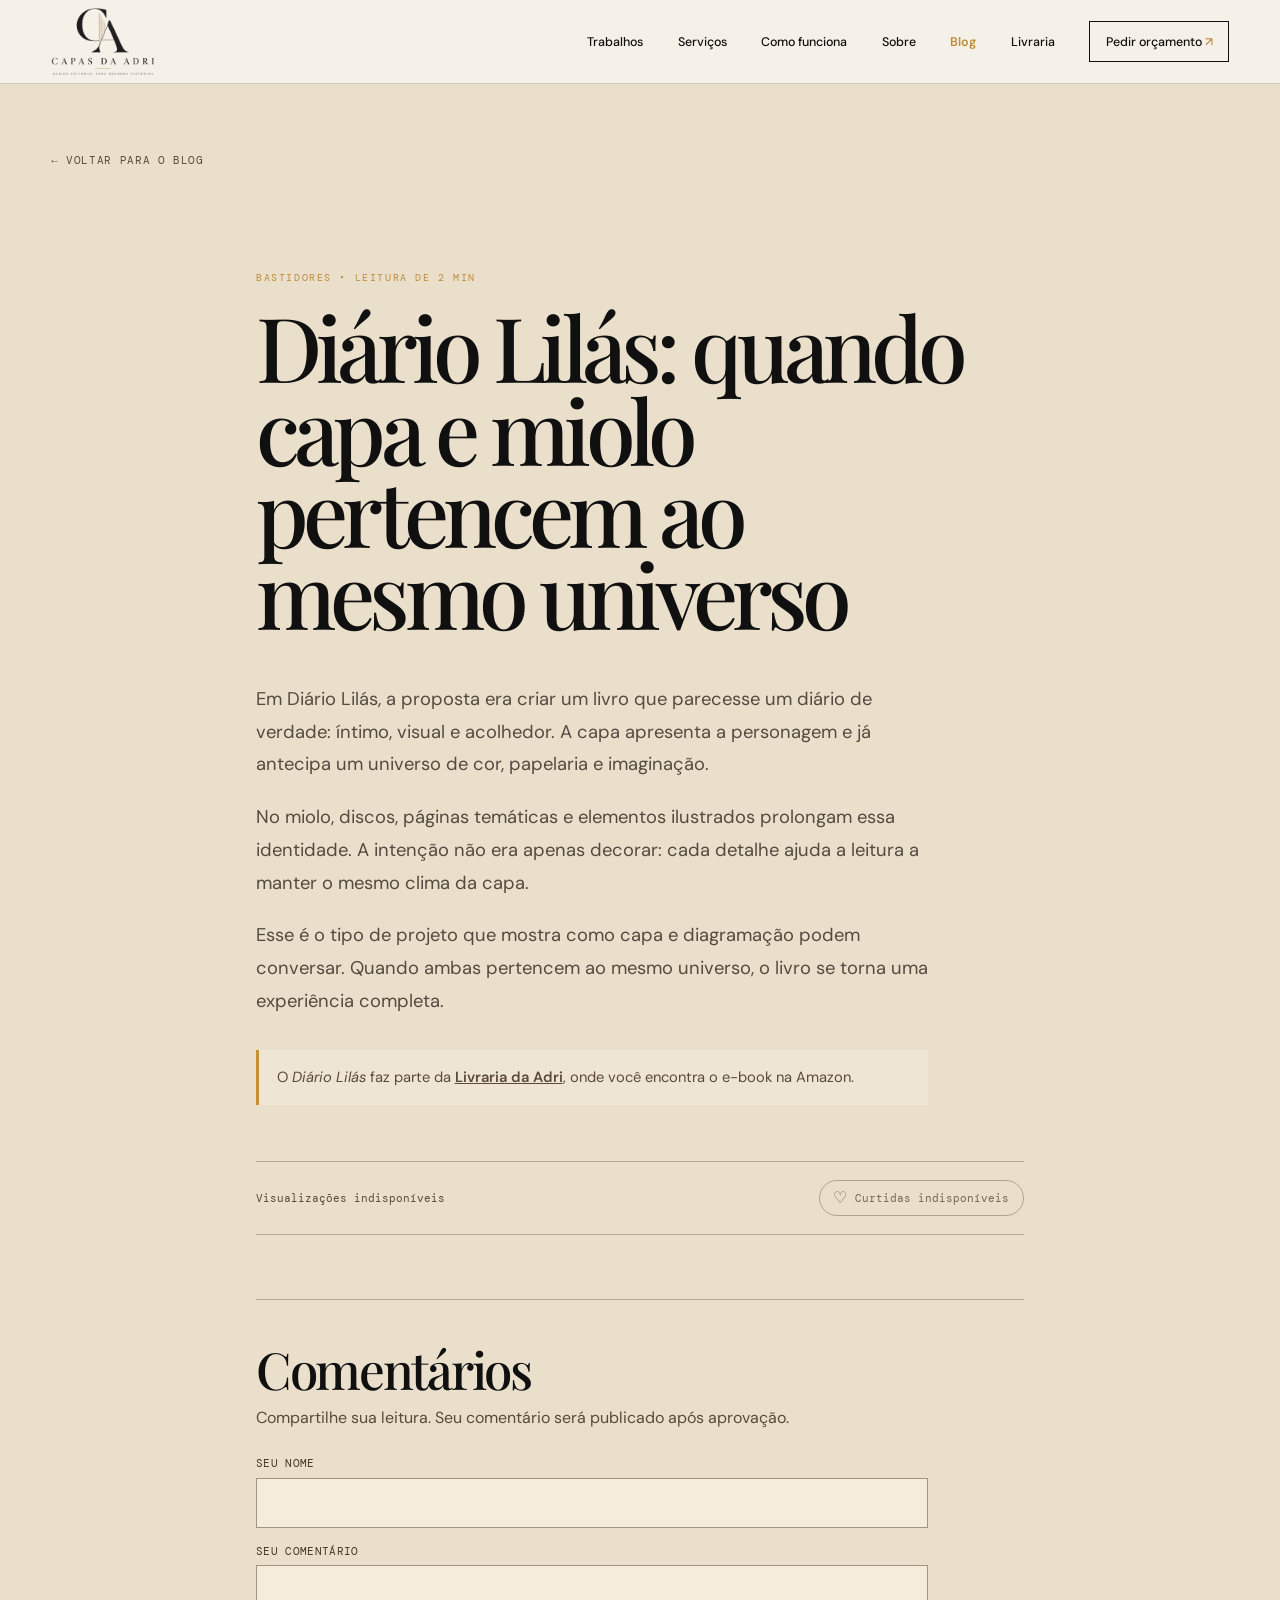
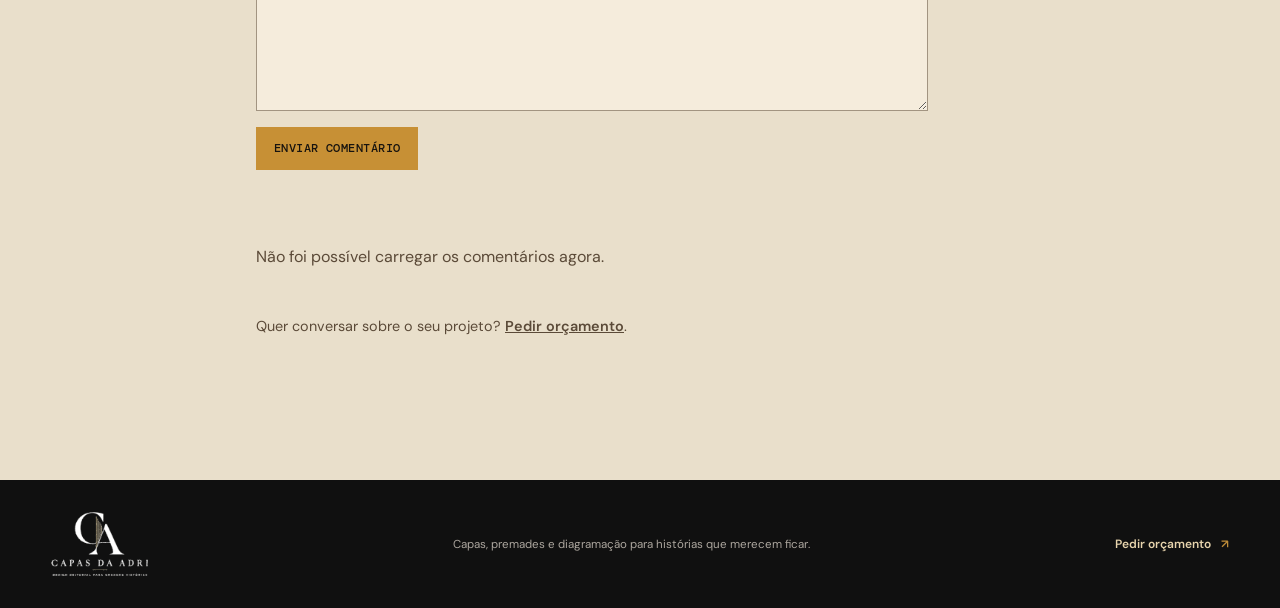
<file: artigos/diario-lilas.html>
<!doctype html>
<html lang="pt-BR">
  <head>
    <!-- Google tag (gtag.js) -->
    <script async src="https://www.googletagmanager.com/gtag/js?id=G-YYPZREW0HH"></script>
    <script>
      window.dataLayer = window.dataLayer || [];
      function gtag(){dataLayer.push(arguments);}
      gtag('js', new Date());
      gtag('config', 'G-YYPZREW0HH');
    </script>
    <meta charset="UTF-8" /><meta name="viewport" content="width=device-width, initial-scale=1.0" />
    <link rel="icon" type="image/svg+xml" href="../assets/favicon-capas-da-adri.svg" />
    <meta name="description" content="Bastidores de Diário Lilás: quando capa e miolo pertencem ao mesmo universo." /><meta name="robots" content="index,follow,max-image-preview:large" />
    <link rel="canonical" href="https://capas-da-adri.github.io/artigos/diario-lilas.html" />
    <meta property="og:type" content="article" /><meta property="og:locale" content="pt_BR" /><meta property="og:site_name" content="Capas da Adri" />
    <meta property="og:title" content="Diário Lilás | Capas da Adri" /><meta property="og:description" content="Quando capa e miolo pertencem ao mesmo universo." /><meta property="og:url" content="https://capas-da-adri.github.io/artigos/diario-lilas.html" />
    <meta name="theme-color" content="#0B0C11" /><title>Diário Lilás | Capas da Adri</title>
    <link rel="preconnect" href="https://fonts.googleapis.com" /><link rel="preconnect" href="https://fonts.gstatic.com" crossorigin />
    <link href="https://fonts.googleapis.com/css2?family=DM+Mono:wght@400;500&family=DM+Sans:opsz,wght@9..40,400;9..40,500;9..40,600&family=Playfair+Display:ital,wght@0,500;0,600;0,700;1,500;1,600&display=swap" rel="stylesheet" />
    <link rel="stylesheet" href="../styles.css" /><link rel="stylesheet" href="../blog.css" /><link rel="stylesheet" href="article.css" />
    <script type="application/ld+json">{"@context":"https://schema.org","@type":"BlogPosting","headline":"Diário Lilás: quando capa e miolo pertencem ao mesmo universo","url":"https://capas-da-adri.github.io/artigos/diario-lilas.html","publisher":{"@type":"Organization","name":"Capas da Adri"}}</script>
  </head>
  <body>
    <a class="skip-link" href="#conteudo">Ir para o conteúdo</a>
    <header class="site-header"><a class="brand brand-logo" href="../index.html#inicio" aria-label="Capas da Adri, início"><img src="../assets/logo-capas-da-adri.png" alt="Capas da Adri — design editorial para grandes histórias" /></a><button class="menu-toggle" aria-label="Abrir menu" aria-expanded="false">Menu <span></span></button><nav class="main-nav" aria-label="Navegação principal"><a href="../index.html#trabalhos">Trabalhos</a><a href="../index.html#servicos">Serviços</a><a href="../index.html#processo">Como funciona</a><a href="../sobre.html">Sobre</a><a href="../blog.html" aria-current="page">Blog</a><a href="../livraria.html">Livraria</a><a class="nav-cta" href="../index.html#orcamento">Pedir orçamento <i>↗</i></a></nav></header>
    <main id="conteudo" class="article-page">
      <a class="article-back" href="../blog.html">← Voltar para o blog</a>
      <article class="single-article">
        <p class="eyebrow">Bastidores <span>•</span> Leitura de 2 min</p>
        <h1>Diário Lilás: quando capa e miolo pertencem ao mesmo universo</h1>
        <div class="article-body">
          <p>Em Diário Lilás, a proposta era criar um livro que parecesse um diário de verdade: íntimo, visual e acolhedor. A capa apresenta a personagem e já antecipa um universo de cor, papelaria e imaginação.</p>
          <p>No miolo, discos, páginas temáticas e elementos ilustrados prolongam essa identidade. A intenção não era apenas decorar: cada detalhe ajuda a leitura a manter o mesmo clima da capa.</p>
          <p>Esse é o tipo de projeto que mostra como capa e diagramação podem conversar. Quando ambas pertencem ao mesmo universo, o livro se torna uma experiência completa.</p>
        </div>
        <p class="article-reading-link">O <em>Diário Lilás</em> faz parte da <a href="../livraria.html#diario-lilas">Livraria da Adri</a>, onde você encontra o e-book na Amazon.</p>
        <section class="article-feedback" data-article-slug="diario-lilas" aria-label="Curtidas e visualizações"><p data-views>Carregando visualizações…</p><button class="article-like" type="button" data-like aria-pressed="false" disabled><span data-like-icon aria-hidden="true">♡</span><span data-likes>Carregando curtidas…</span></button><p class="sr-only" data-metric-status aria-live="polite"></p></section>

        <section class="article-comments" data-comments data-article-slug="diario-lilas" aria-labelledby="comments-title">
          <h2 id="comments-title">Comentários</h2>
          <p class="article-comments-intro">Compartilhe sua leitura. Seu comentário será publicado após aprovação.</p>
          <form class="comment-form" data-comment-form>
            <label>Seu nome
              <input name="name" type="text" autocomplete="name" maxlength="60" required />
            </label>
            <label>Seu comentário
              <textarea name="comment" rows="5" maxlength="1200" required></textarea>
            </label>
            <label class="comment-honeypot" aria-hidden="true">Não preencha este campo
              <input name="website" type="text" tabindex="-1" autocomplete="off" />
            </label>
            <button class="comment-submit" type="submit" data-comment-submit>Enviar comentário</button>
            <p class="comment-status" data-comment-status aria-live="polite"></p>
          </form>
          <div class="comments-list" data-comments-list aria-live="polite">
            <p>Carregando comentários…</p>
          </div>
        </section>
        <p class="article-footer">Quer conversar sobre o seu projeto? <a href="../index.html#orcamento">Pedir orçamento</a>.</p>
      </article>
    </main>
    <footer><a class="brand brand-logo brand-logo-footer" href="../index.html#inicio" aria-label="Capas da Adri, início"><img src="../assets/logo-capas-da-adri-footer.png" alt="Capas da Adri — design editorial para grandes histórias" /></a><p>Capas, premades e diagramação para histórias que merecem ficar.</p><a href="../index.html#orcamento">Pedir orçamento <span>↗</span></a></footer><script src="../blog.js"></script>
  </body>
</html>
</file>
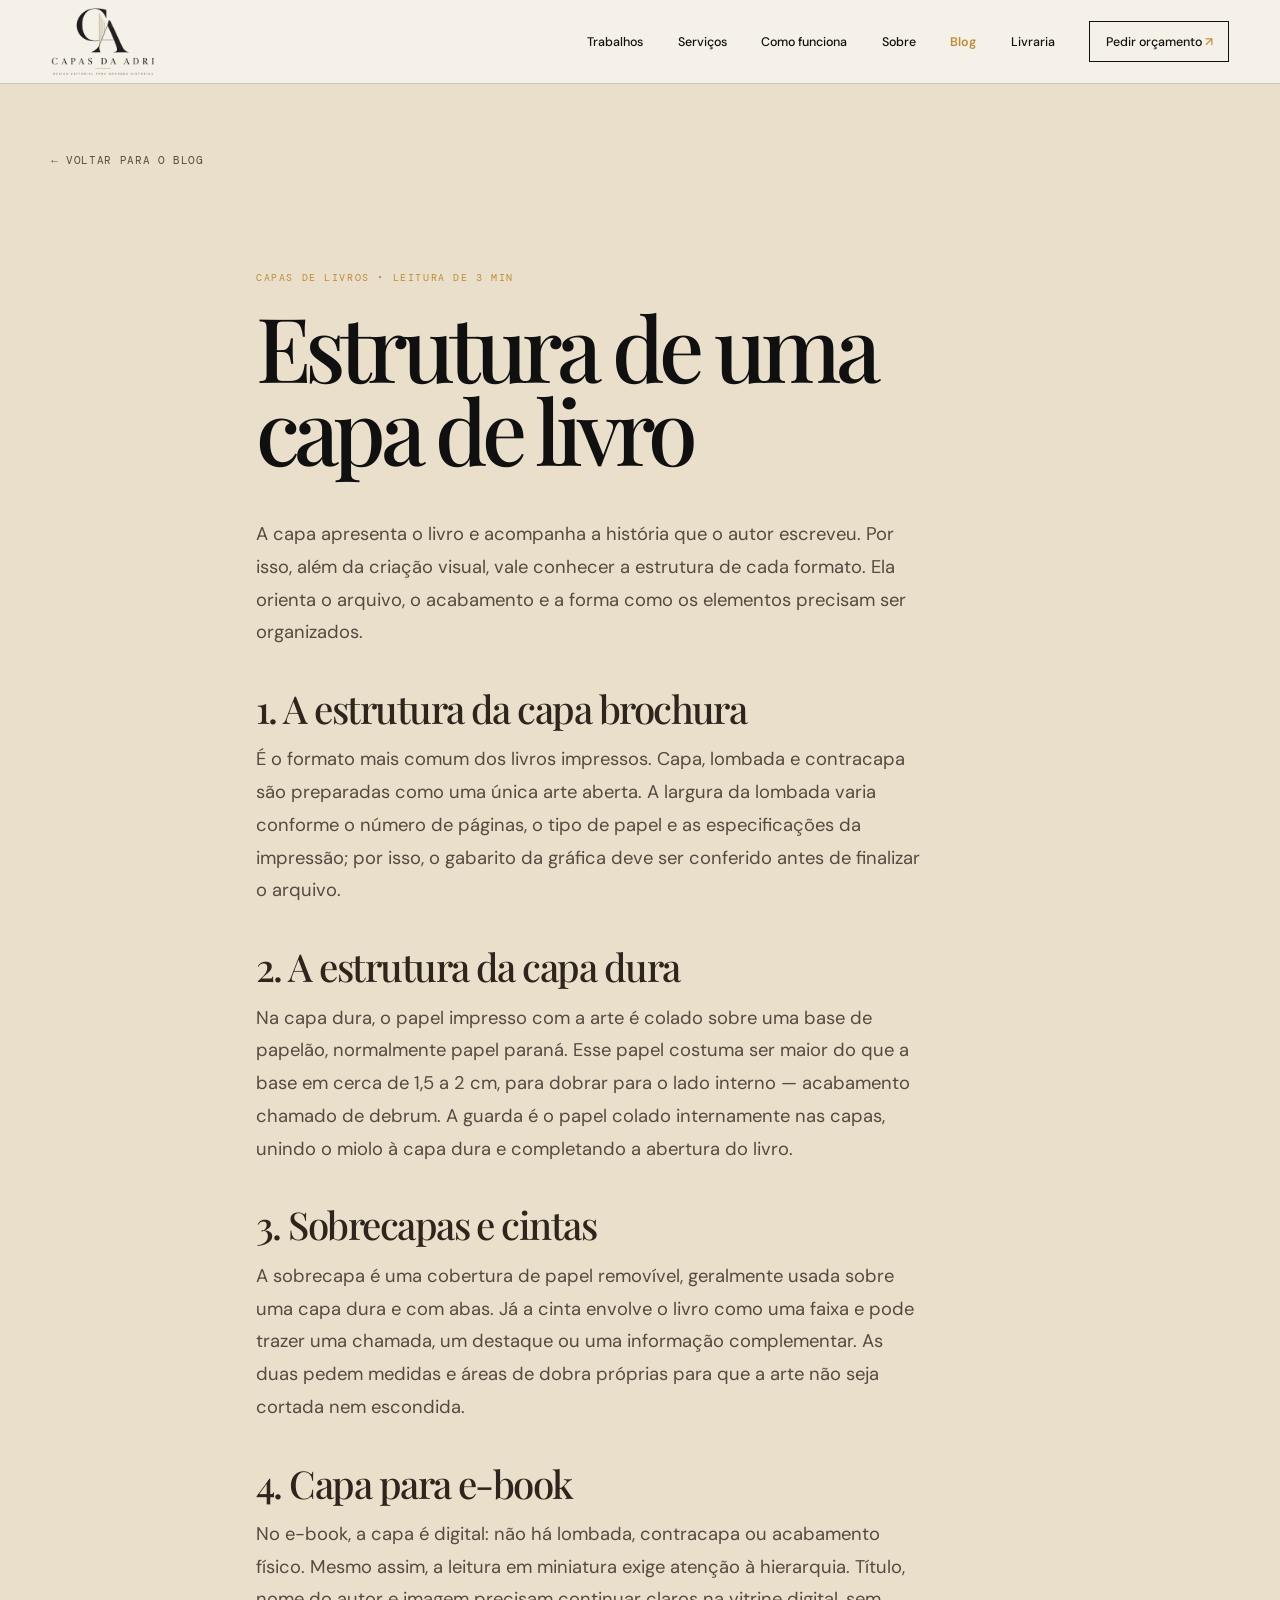
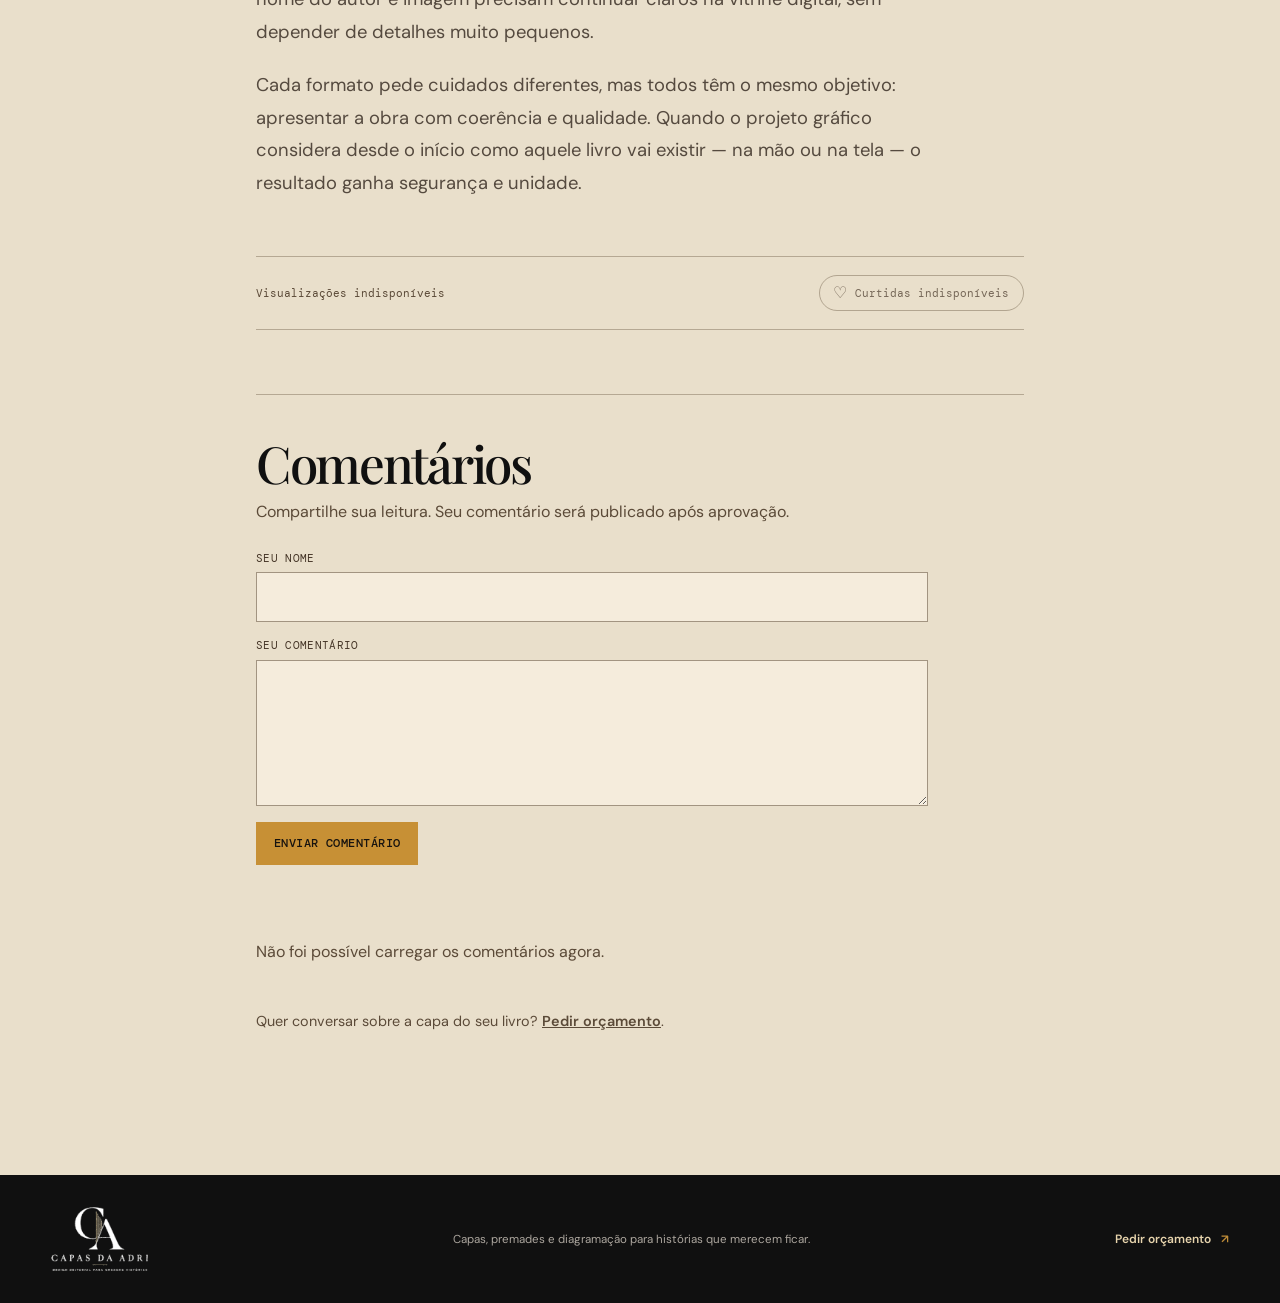
<file: artigos/estrutura-capa-livro.html>
<!doctype html>
<html lang="pt-BR">
  <head>
    <!-- Google tag (gtag.js) -->
    <script async src="https://www.googletagmanager.com/gtag/js?id=G-YYPZREW0HH"></script>
    <script>
      window.dataLayer = window.dataLayer || [];
      function gtag(){dataLayer.push(arguments);}
      gtag('js', new Date());
      gtag('config', 'G-YYPZREW0HH');
    </script>
    <meta charset="UTF-8" />
    <meta name="viewport" content="width=device-width, initial-scale=1.0" />
    <link rel="icon" type="image/svg+xml" href="../assets/favicon-capas-da-adri.svg" />
    <meta name="description" content="Conheça a estrutura de uma capa brochura, capa dura, sobrecapa, cinta e capa para e-book." />
    <meta name="robots" content="index,follow,max-image-preview:large" />
    <link rel="canonical" href="https://capas-da-adri.github.io/artigos/estrutura-capa-livro.html" />
    <meta property="og:type" content="article" />
    <meta property="og:locale" content="pt_BR" />
    <meta property="og:site_name" content="Capas da Adri" />
    <meta property="og:title" content="Estrutura de uma capa de livro | Capas da Adri" />
    <meta property="og:description" content="Brochura, capa dura, sobrecapa, cinta e e-book: os cuidados de cada estrutura." />
    <meta property="og:url" content="https://capas-da-adri.github.io/artigos/estrutura-capa-livro.html" />
    <meta name="theme-color" content="#0B0C11" />
    <title>Estrutura de uma capa de livro | Capas da Adri</title>
    <link rel="preconnect" href="https://fonts.googleapis.com" />
    <link rel="preconnect" href="https://fonts.gstatic.com" crossorigin />
    <link href="https://fonts.googleapis.com/css2?family=DM+Mono:wght@400;500&family=DM+Sans:opsz,wght@9..40,400;9..40,500;9..40,600&family=Playfair+Display:ital,wght@0,500;0,600;0,700;1,500;1,600&display=swap" rel="stylesheet" />
    <link rel="stylesheet" href="../styles.css" />
    <link rel="stylesheet" href="../blog.css" />
    <link rel="stylesheet" href="article.css" />
    <script type="application/ld+json">
      {"@context":"https://schema.org","@type":"BlogPosting","headline":"Estrutura de uma capa de livro","url":"https://capas-da-adri.github.io/artigos/estrutura-capa-livro.html","publisher":{"@type":"Organization","name":"Capas da Adri"}}
    </script>
  </head>
  <body>
    <a class="skip-link" href="#conteudo">Ir para o conteúdo</a>
    <header class="site-header">
      <a class="brand brand-logo" href="../index.html#inicio" aria-label="Capas da Adri, início"><img src="../assets/logo-capas-da-adri.png" alt="Capas da Adri — design editorial para grandes histórias" /></a>
      <button class="menu-toggle" aria-label="Abrir menu" aria-expanded="false">Menu <span></span></button>
      <nav class="main-nav" aria-label="Navegação principal">
        <a href="../index.html#trabalhos">Trabalhos</a>
        <a href="../index.html#servicos">Serviços</a>
        <a href="../index.html#processo">Como funciona</a>
        <a href="../sobre.html">Sobre</a>
        <a href="../blog.html" aria-current="page">Blog</a><a href="../livraria.html">Livraria</a>
        <a class="nav-cta" href="../index.html#orcamento">Pedir orçamento <i>↗</i></a>
      </nav>
    </header>

    <main id="conteudo" class="article-page">
      <a class="article-back" href="../blog.html">← Voltar para o blog</a>
      <article class="single-article">
        <p class="eyebrow">Capas de livros <span>•</span> Leitura de 3 min</p>
        <h1>Estrutura de uma capa de livro</h1>
        <div class="article-body">
          <p>A capa apresenta o livro e acompanha a história que o autor escreveu. Por isso, além da criação visual, vale conhecer a estrutura de cada formato. Ela orienta o arquivo, o acabamento e a forma como os elementos precisam ser organizados.</p>

          <h2>1. A estrutura da capa brochura</h2>
          <p>É o formato mais comum dos livros impressos. Capa, lombada e contracapa são preparadas como uma única arte aberta. A largura da lombada varia conforme o número de páginas, o tipo de papel e as especificações da impressão; por isso, o gabarito da gráfica deve ser conferido antes de finalizar o arquivo.</p>

          <h2>2. A estrutura da capa dura</h2>
          <p>Na capa dura, o papel impresso com a arte é colado sobre uma base de papelão, normalmente papel paraná. Esse papel costuma ser maior do que a base em cerca de 1,5 a 2 cm, para dobrar para o lado interno — acabamento chamado de debrum. A guarda é o papel colado internamente nas capas, unindo o miolo à capa dura e completando a abertura do livro.</p>

          <h2>3. Sobrecapas e cintas</h2>
          <p>A sobrecapa é uma cobertura de papel removível, geralmente usada sobre uma capa dura e com abas. Já a cinta envolve o livro como uma faixa e pode trazer uma chamada, um destaque ou uma informação complementar. As duas pedem medidas e áreas de dobra próprias para que a arte não seja cortada nem escondida.</p>

          <h2>4. Capa para e-book</h2>
          <p>No e-book, a capa é digital: não há lombada, contracapa ou acabamento físico. Mesmo assim, a leitura em miniatura exige atenção à hierarquia. Título, nome do autor e imagem precisam continuar claros na vitrine digital, sem depender de detalhes muito pequenos.</p>

          <p>Cada formato pede cuidados diferentes, mas todos têm o mesmo objetivo: apresentar a obra com coerência e qualidade. Quando o projeto gráfico considera desde o início como aquele livro vai existir — na mão ou na tela — o resultado ganha segurança e unidade.</p>
        </div>

        <section class="article-feedback" data-article-slug="estrutura-capa-livro" aria-label="Curtidas e visualizações">
          <p data-views>Carregando visualizações…</p>
          <button class="article-like" type="button" data-like aria-pressed="false" disabled><span data-like-icon aria-hidden="true">♡</span><span data-likes>Carregando curtidas…</span></button>
          <p class="sr-only" data-metric-status aria-live="polite"></p>
        </section>

        <section class="article-comments" data-comments data-article-slug="estrutura-capa-livro" aria-labelledby="comments-title">
          <h2 id="comments-title">Comentários</h2>
          <p class="article-comments-intro">Compartilhe sua leitura. Seu comentário será publicado após aprovação.</p>
          <form class="comment-form" data-comment-form>
            <label>Seu nome
              <input name="name" type="text" autocomplete="name" maxlength="60" required />
            </label>
            <label>Seu comentário
              <textarea name="comment" rows="5" maxlength="1200" required></textarea>
            </label>
            <label class="comment-honeypot" aria-hidden="true">Não preencha este campo
              <input name="website" type="text" tabindex="-1" autocomplete="off" />
            </label>
            <button class="comment-submit" type="submit" data-comment-submit>Enviar comentário</button>
            <p class="comment-status" data-comment-status aria-live="polite"></p>
          </form>
          <div class="comments-list" data-comments-list aria-live="polite">
            <p>Carregando comentários…</p>
          </div>
        </section>
        <p class="article-footer">Quer conversar sobre a capa do seu livro? <a href="../index.html#orcamento">Pedir orçamento</a>.</p>
      </article>
    </main>

    <footer><a class="brand brand-logo brand-logo-footer" href="../index.html#inicio" aria-label="Capas da Adri, início"><img src="../assets/logo-capas-da-adri-footer.png" alt="Capas da Adri — design editorial para grandes histórias" /></a><p>Capas, premades e diagramação para histórias que merecem ficar.</p><a href="../index.html#orcamento">Pedir orçamento <span>↗</span></a></footer>
    <script src="../blog.js"></script>
  </body>
</html>
</file>
<file: styles.css>
:root{--ink:#101010;--paper:#f6f1e8;--gold:#bd8b38;--gold-pale:#e7d4ad;--muted:#756f67;--line:rgba(16,16,16,.18);--serif:"Playfair Display",Georgia,serif;--sans:"DM Sans",Arial,sans-serif;--mono:"DM Mono",monospace}*{box-sizing:border-box}html{scroll-behavior:smooth}body{margin:0;background:var(--paper);color:var(--ink);font-family:var(--sans)}button,input,textarea,select{font:inherit}button{cursor:pointer}.skip-link{position:fixed;left:1rem;top:-5rem;background:var(--ink);color:#fff;padding:.8rem;z-index:20}.skip-link:focus{top:1rem}.site-header{height:84px;padding:0 clamp(1.25rem,4vw,4.5rem);border-bottom:1px solid var(--line);display:flex;align-items:center;justify-content:space-between;position:relative;z-index:10;background:var(--paper)}.brand{color:inherit;text-decoration:none;display:flex;align-items:center;gap:.75rem;font-size:.76rem;font-weight:600;letter-spacing:.09em;text-transform:uppercase}.brand-mark{font-family:var(--serif);font-size:1.65rem;letter-spacing:-.12em;line-height:1}.brand-mark span{color:var(--gold);font-family:var(--sans);font-size:.65em;vertical-align:middle;margin:0 .03em}.main-nav{display:flex;align-items:center;gap:clamp(1rem,2.7vw,3rem)}.main-nav>a{color:inherit;text-decoration:none;font-size:.78rem;font-weight:500}.main-nav .nav-cta{padding:.7rem .95rem;border:1px solid var(--ink)}.nav-cta i{font-style:normal;color:var(--gold)}.menu-toggle{display:none;border:0;background:none;font-size:.75rem;font-weight:600;letter-spacing:.08em;text-transform:uppercase}.hero{min-height:calc(100vh - 84px);position:relative;display:grid;grid-template-columns:minmax(0,1.03fr) minmax(440px,.97fr);overflow:hidden;background:#1b1b1a;color:#f8f3e9}.hero:before{content:"";position:absolute;width:70vw;height:70vw;border:1px solid rgba(231,212,173,.24);border-radius:50%;right:-27vw;top:-28vw}.hero-copy{padding:clamp(5rem,11vw,10rem) clamp(1.25rem,4vw,4.5rem) 5.5rem;position:relative;z-index:2}.eyebrow{font-family:var(--mono);font-size:.62rem;letter-spacing:.16em;text-transform:uppercase;margin:0 0 1.3rem;color:var(--gold)}h1,h2{font-family:var(--serif);font-weight:500;letter-spacing:-.055em;line-height:.96;margin:0}h1{font-size:clamp(3.4rem,7.2vw,7.7rem)}h1 em,h2 em{font-weight:500;color:var(--gold-pale)}.hero-text{max-width:32rem;line-height:1.65;font-size:1rem;color:#d6d1c9;margin:2.1rem 0}.hero-actions{display:flex;gap:1.5rem;align-items:center;flex-wrap:wrap}.button{display:inline-flex;align-items:center;gap:2.6rem;text-decoration:none;border:0;padding:1rem 1.1rem;font-size:.76rem;font-weight:600;letter-spacing:.03em}.button-gold{background:var(--gold);color:#15130f}.button span{font-size:1.25rem}.text-link{color:inherit;text-decoration:none;font-size:.76rem;font-weight:600}.text-link span{color:var(--gold);padding-left:.55rem}.hero-proof{display:flex;gap:1.25rem;flex-wrap:wrap;position:absolute;bottom:2rem;font-family:var(--mono);font-size:.59rem;color:#aaa39a;text-transform:uppercase;letter-spacing:.06em}.hero-proof span:before{content:"•";color:var(--gold);margin-right:.35rem}.hero-art{position:relative;min-height:600px}.sun-stamp{position:absolute;border:1px solid rgba(231,212,173,.45);color:var(--gold-pale);border-radius:50%;width:9rem;height:9rem;right:12%;top:15%;display:grid;place-content:center;text-align:center;font-family:var(--mono);font-size:.58rem;letter-spacing:.14em;line-height:1.65;transform:rotate(15deg)}.sun-stamp b{color:var(--gold);font-size:1.1rem}.hero-book{width:clamp(155px,18vw,240px);aspect-ratio:2/3.08;position:absolute;box-shadow:20px 28px 40px rgba(0,0,0,.37);padding:1.3rem;display:flex;flex-direction:column;z-index:1}.hero-book b{font-family:var(--serif);font-size:clamp(1.4rem,2.6vw,2.5rem);font-weight:500;line-height:.9;letter-spacing:-.08em}.hero-book b i{font-weight:500}.hero-book small,.hero-book span{font-family:var(--mono);font-size:.42rem;letter-spacing:.08em}.hero-book span{margin-top:auto}.book-hush{right:34%;top:11%;background:linear-gradient(145deg,#5d3e2d,#17110f 55%,#8c6750);color:#eadfce;transform:rotate(9deg);z-index:0}.book-hush b{margin-top:30%}.book-hush i{color:#d7ab72}.book-memory{right:5%;top:27%;background:linear-gradient(#8dd2d5 0 40%,#2d8395 40% 63%,#1d536e 63%);color:#f9f0cf;transform:rotate(-5deg)}.book-memory b{color:#f2bd40;margin-top:13%;font-size:clamp(1.45rem,2.8vw,2.75rem)}.book-memory b:first-line{color:#245a97}.book-lilas{right:46%;top:48%;background:radial-gradient(circle at 80% 16%,#fff8de 0 1%,transparent 1.5%),linear-gradient(135deg,#c693b3,#8c5e8d);color:#fff6e4;transform:rotate(-12deg)}.book-lilas b{margin-top:36%;color:#fff6d3}.book-lilas i{color:#f7d558}.scroll-cue{position:absolute;left:clamp(1.25rem,4vw,4.5rem);bottom:1.8rem;color:#c7c0b6;text-decoration:none;font-family:var(--mono);font-size:.55rem;letter-spacing:.1em}.scroll-cue span{color:var(--gold);font-size:1.15rem;padding-left:.5rem}.gallery-section,.services-section,.process-section,.quote-section{padding:clamp(5rem,10vw,10rem) clamp(1.25rem,4vw,4.5rem)}.section-head{display:flex;justify-content:space-between;gap:2rem;align-items:flex-end;margin-bottom:4rem}.section-head h2,.services-intro h2,.process-section h2,.quote-copy h2{font-size:clamp(3rem,6vw,6.4rem)}.section-head>p{max-width:21rem;line-height:1.55;color:var(--muted);font-size:.92rem;margin:0 1rem 0 0}.filters{display:flex;border-bottom:1px solid var(--line);gap:clamp(1rem,3vw,3rem);overflow-x:auto;margin-bottom:2rem}.filter{border:0;background:transparent;color:#716b63;font-size:.75rem;padding:0 0 1rem;white-space:nowrap;border-bottom:2px solid transparent}.filter span{font-family:var(--mono);font-size:.56rem;margin-left:.4rem;color:var(--gold)}.filter.is-active{color:var(--ink);border-color:var(--gold);font-weight:600}.work-grid{display:grid;grid-template-columns:repeat(3,1fr);gap:clamp(1rem,2vw,2rem)}.work-card{margin:0;min-width:0;transition:opacity .25s,transform .25s}.work-card.hidden{display:none}.work-card.wide{grid-column:span 2}.cover-scene{aspect-ratio:1/.9;position:relative;overflow:hidden;isolation:isolate}.wide .cover-scene{aspect-ratio:1.9/1}.cover-scene:after{content:"";position:absolute;inset:0;background:linear-gradient(110deg,rgba(255,255,255,.12),transparent 30%,rgba(0,0,0,.18));pointer-events:none}.cover-type,.rain-title,.serra-title,.lines-title{position:absolute;z-index:1}.memory-scene{background:linear-gradient(#a4dce2 0 37%,#408da0 38% 55%,#17617b 56%);padding:clamp(1.3rem,4vw,4rem)}.memory-scene:before{content:"";position:absolute;width:110%;height:35%;background:repeating-linear-gradient(175deg,rgba(255,255,255,.3) 0 2px,transparent 2px 13px);left:-4%;top:45%;transform:skewY(-3deg)}.memory-scene .cover-type{top:12%;left:11%;color:#ffc343}.memory-scene strong,.memory-scene em{display:block;font-family:var(--serif);font-size:clamp(2rem,5vw,5.2rem);line-height:.76;letter-spacing:-.07em}.memory-scene strong{color:#296395}.memory-scene em{font-style:italic}.memory-scene small{display:block;margin-top:1rem;color:#fff6d5;font-family:var(--mono);font-size:.43rem;letter-spacing:.1em}.lilas-scene{background:linear-gradient(145deg,#d6b5ca,#b97ca8 50%,#795376);color:#fff8dd}.lilas-scene .cover-type{top:34%;left:10%}.lilas-scene strong,.lilas-scene em{display:block;font-family:var(--serif);font-size:clamp(2rem,4.2vw,3.8rem);line-height:.75;letter-spacing:-.07em}.lilas-scene em{color:#f4d75b}.lilas-scene small{display:block;font-family:var(--mono);font-size:.42rem;margin-top:.9rem;letter-spacing:.07em}.flower{position:absolute;color:#f7e4b1;font-size:clamp(3rem,7vw,7rem);z-index:0}.f1{right:4%;top:5%;transform:rotate(24deg)}.f2{left:-5%;bottom:-12%;color:#dfb7dc}.rain-scene{background:radial-gradient(circle at 72% 18%,#d9b77d 0 1%,transparent 28%),linear-gradient(150deg,#112c30,#395d59 50%,#0c1d26);color:#f6ebd0}.rain-scene:before{content:"";position:absolute;inset:-30% 20% -10%;background:repeating-linear-gradient(105deg,transparent 0 10px,rgba(212,233,225,.3) 11px 12px,transparent 13px 20px);transform:rotate(12deg)}.rain-title{left:11%;top:36%;font-family:var(--serif);font-size:clamp(2rem,4vw,3.9rem);line-height:.78;letter-spacing:-.07em}.rain-title i{color:#d5ad65}.rain-title small,.serra-title small,.lines-title small{display:block;font-family:var(--mono);font-size:.42rem;letter-spacing:.1em;margin-top:1rem}.serra-scene{background:linear-gradient(#e2a06c,#c87361 45%,#80455d);color:#fae5be}.mountain{position:absolute;bottom:-11%;width:85%;height:67%;background:#382b41;clip-path:polygon(0 100%,53% 0,100% 100%)}.m1{left:-26%}.m2{right:-23%;height:59%;background:#543148}.serra-title{left:10%;top:17%;font-family:var(--serif);font-size:clamp(2rem,4vw,3.9rem);line-height:.79;letter-spacing:-.07em}.serra-title i{color:#f6c65a}.pages-scene{background:#d5cab9;padding:13% 9%;display:flex;gap:4%;align-items:center}.page{background:#f9f7f0;box-shadow:0 10px 20px rgba(65,51,37,.2);height:77%;width:48%;padding:12%;position:relative;z-index:1}.page:after{content:"";position:absolute;left:12%;right:12%;bottom:12%;height:1px;background:#c8bda9;box-shadow:0 -14px #d7cebe,0 -28px #d7cebe,0 -42px #d7cebe}.page-one b{font-family:var(--serif);font-size:clamp(1.7rem,3.3vw,3.2rem);color:var(--gold)}.page-one span{font-family:var(--serif);font-size:clamp(1rem,2vw,1.8rem);display:block;margin-top:1rem;line-height:.9}.page-two{transform:translateY(7%);display:flex;flex-direction:column}.page-two i{font-family:var(--serif);font-size:clamp(.9rem,1.7vw,1.4rem);line-height:1.1}.page-two small{margin-top:auto;font-family:var(--mono);font-size:.38rem;letter-spacing:.1em}.lines-scene{background:#e7d8ce;color:#5b2630}.lines-scene:before{content:"";position:absolute;inset:0;background:repeating-linear-gradient(0deg,transparent 0 24px,rgba(107,53,62,.28) 25px 26px);transform:rotate(-7deg) scale(1.2)}.line-bloom{position:absolute;right:7%;top:4%;font-size:clamp(5rem,11vw,10rem);z-index:1;color:#c08b8d}.lines-title{left:11%;top:34%;font-family:var(--serif);font-size:clamp(2rem,4vw,3.9rem);line-height:.76;letter-spacing:-.07em}.lines-title i{color:#a15e65}.work-meta{display:flex;justify-content:space-between;gap:1rem;padding:.95rem 0 0}.work-meta span{font-family:var(--mono);font-size:.55rem;text-transform:uppercase;letter-spacing:.08em;color:var(--gold)}.work-meta h3{font-family:var(--serif);font-size:1.32rem;font-weight:500;letter-spacing:-.04em;margin:.35rem 0 0}.round-arrow{border:1px solid var(--line);border-radius:50%;background:transparent;width:2.25rem;height:2.25rem;font-size:1rem;transition:.2s}.work-card:hover .round-arrow{background:var(--gold);border-color:var(--gold);transform:translate(2px,-2px)}.services-section{background:#201f1d;color:#f6f1e8;display:grid;grid-template-columns:.86fr 1.14fr;gap:clamp(3rem,8vw,9rem)}.services-intro>p:last-child{max-width:22rem;line-height:1.65;color:#c4bdb3}.service-list{border-top:1px solid rgba(246,241,232,.25)}.service-item{border-bottom:1px solid rgba(246,241,232,.25)}.service-toggle{width:100%;display:grid;grid-template-columns:2.5rem 1fr 2rem;gap:1rem;align-items:center;text-align:left;padding:1.8rem 0;background:transparent;border:0;color:inherit}.service-number{font-family:var(--mono);font-size:.6rem;color:var(--gold)}.service-toggle b{display:block;font-family:var(--serif);font-size:clamp(1.5rem,2.5vw,2.4rem);font-weight:500;letter-spacing:-.05em}.service-toggle small{display:block;color:#aaa39a;font-size:.76rem;margin-top:.35rem}.service-toggle i{font-style:normal;font-size:1.5rem;color:var(--gold);justify-self:end;transition:transform .25s}.is-open .service-toggle i{transform:rotate(45deg)}.service-detail{display:grid;grid-template-columns:1fr auto;gap:2rem;padding:0 0 1.8rem 3.5rem;max-height:0;overflow:hidden;opacity:0;transition:max-height .35s,opacity .3s,padding .3s}.is-open .service-detail{max-height:180px;opacity:1}.service-detail p{margin:0;line-height:1.55;color:#c4bdb3;font-size:.85rem}.service-detail a{color:var(--gold-pale);font-size:.73rem;font-weight:600;text-decoration:none;white-space:nowrap}.process-section{background:var(--gold-pale)}.process-section h2 em{color:#775426}.process-list{list-style:none;margin:4rem 0 0;padding:0;display:grid;grid-template-columns:repeat(4,1fr);border-top:1px solid rgba(61,41,18,.35)}.process-list li{padding:1.4rem 1.2rem 0 0;min-height:14rem;border-right:1px solid rgba(61,41,18,.25)}.process-list li:not(:first-child){padding-left:1.2rem}.process-list li:last-child{border-right:0}.process-list span{font-family:var(--mono);font-size:.58rem;color:#805d2e}.process-list b{display:block;font-family:var(--serif);font-size:1.45rem;font-weight:500;letter-spacing:-.04em;margin:2.7rem 0 .65rem}.process-list p{font-size:.8rem;line-height:1.55;margin:0;max-width:13rem;color:#5e4c38}.quote-section{display:grid;grid-template-columns:.9fr 1.1fr;gap:clamp(3rem,10vw,10rem)}.quote-copy>p:not(.eyebrow){max-width:23rem;line-height:1.65;color:var(--muted)}.direct-note{margin-top:3rem;border-top:1px solid var(--line);border-bottom:1px solid var(--line);padding:1.1rem 0;display:flex;align-items:center;gap:.75rem;width:min(100%,22rem)}.direct-note>span{color:var(--gold);font-family:var(--serif);font-size:2rem}.direct-note b,.direct-note small{display:block}.direct-note b{font-size:.8rem}.direct-note small{font-family:var(--mono);font-size:.57rem;color:var(--muted);margin-top:.2rem}.quote-form{display:grid;grid-template-columns:1fr 1fr;gap:1.35rem}.quote-form label{font-size:.68rem;font-weight:600;letter-spacing:.04em}.quote-form label:nth-of-type(3),.quote-form label:nth-of-type(4),.quote-form button,.form-helper{grid-column:1/-1}.quote-form input,.quote-form textarea,.quote-form select{display:block;width:100%;margin-top:.5rem;border:0;border-bottom:1px solid var(--line);background:transparent;padding:.7rem 0;color:var(--ink);outline-color:var(--gold)}.quote-form textarea{resize:vertical}.quote-form .button{justify-content:space-between;margin-top:.7rem}.form-helper{font-family:var(--mono);font-size:.57rem;color:var(--muted);margin:0}footer{background:#101010;color:#f6f1e8;padding:2rem clamp(1.25rem,4vw,4.5rem);display:flex;align-items:center;justify-content:space-between;gap:1.5rem}footer p{font-size:.72rem;color:#aca69e;margin:0;text-align:center}footer>a:last-child{color:var(--gold-pale);font-size:.75rem;text-decoration:none;font-weight:600}footer>a:last-child span{color:var(--gold);margin-left:.4rem}.work-modal{width:min(800px,calc(100vw - 2rem));padding:0;border:0;background:var(--paper);color:var(--ink);grid-template-columns:1fr 1fr;box-shadow:0 30px 90px rgba(0,0,0,.45)}.work-modal[open]{display:grid}.work-modal::backdrop{background:rgba(12,11,10,.72);backdrop-filter:blur(3px)}#modalArt{min-height:470px}.modal-copy{padding:clamp(2rem,5vw,4rem);display:flex;flex-direction:column;align-items:flex-start;justify-content:center}.modal-copy h2{font-size:clamp(2.5rem,5vw,4rem)}.modal-copy>p:not(.eyebrow){line-height:1.6;color:var(--muted);font-size:.88rem}.modal-copy .button{margin-top:1rem}.modal-close{position:absolute;right:.65rem;top:.4rem;border:0;background:transparent;font-size:2rem;z-index:2}.toast{position:fixed;right:1.2rem;bottom:1.2rem;background:#171512;color:#fff;padding:1rem 1.2rem;box-shadow:0 12px 30px rgba(0,0,0,.22);font-size:.78rem;transform:translateY(150%);transition:transform .3s;z-index:30}.toast.show{transform:translateY(0)}
@media (max-width:800px){.site-header{height:68px}.menu-toggle{display:grid;place-items:center;width:2.6rem;height:2.6rem;padding:0;cursor:pointer;font-size:0}.menu-toggle span,.menu-toggle span:before,.menu-toggle span:after{display:block;width:1.35rem;height:2px;background:currentColor;transition:transform .2s,top .2s,background .2s}.menu-toggle span{position:relative}.menu-toggle span:before,.menu-toggle span:after{content:"";position:absolute;left:0}.menu-toggle span:before{top:-.42rem}.menu-toggle span:after{top:.42rem}.menu-toggle[aria-expanded="true"] span{background:transparent}.menu-toggle[aria-expanded="true"] span:before{top:0;transform:rotate(45deg)}.menu-toggle[aria-expanded="true"] span:after{top:0;transform:rotate(-45deg)}.main-nav{position:absolute;top:68px;left:0;right:0;padding:1.2rem;background:var(--paper);display:none;flex-direction:column;align-items:stretch;gap:1rem;border-bottom:1px solid var(--line)}.main-nav.is-open{display:flex}.hero{grid-template-columns:1fr;min-height:auto}.hero-copy{padding-top:4.5rem;min-height:530px}.hero-art{min-height:390px;order:-1}.hero-book{width:145px}.book-hush{top:8%;right:43%}.book-memory{right:8%;top:19%}.book-lilas{right:54%;top:45%}.sun-stamp{width:6.4rem;height:6.4rem;font-size:.42rem;right:10%;top:4%}.scroll-cue{display:none}.hero-proof{bottom:1.5rem}.section-head,.services-section,.quote-section{grid-template-columns:1fr;display:grid}.section-head{align-items:start}.section-head>p{margin:0}.work-grid{grid-template-columns:repeat(2,1fr)}.work-card.wide{grid-column:span 2}.services-section{gap:3.5rem}.process-list{grid-template-columns:1fr 1fr}.process-list li:nth-child(2){border-right:0}.process-list li:nth-child(n+3){border-top:1px solid rgba(61,41,18,.25);padding-top:1.4rem}.process-list b{margin-top:1.8rem}.work-modal{grid-template-columns:1fr}.work-modal #modalArt{min-height:260px}.work-modal .modal-copy{padding:2rem}.modal-close{color:#fff;text-shadow:0 1px 5px #000}}
@media (max-width:480px){.brand>span:last-child{font-size:.63rem}.hero-copy{min-height:510px}.hero-text{font-size:.9rem}.hero-art{min-height:330px}.hero-book{width:118px;padding:.8rem}.book-memory{right:6%;top:20%}.book-lilas{right:55%;top:49%}.book-hush{right:42%}.hero-book b{font-size:1.2rem}.gallery-section,.services-section,.process-section,.quote-section{padding-top:4rem;padding-bottom:4rem}.work-grid{gap:1.2rem}.work-card{grid-column:span 2}.work-card.wide{grid-column:span 2}.cover-scene{aspect-ratio:1.18/1}.wide .cover-scene{aspect-ratio:1.18/1}.service-detail{grid-template-columns:1fr;padding-left:0;gap:1rem}.quote-form{grid-template-columns:1fr}.quote-form label{grid-column:1/-1}.process-list{grid-template-columns:1fr}.process-list li{border-right:0;border-bottom:1px solid rgba(61,41,18,.25);min-height:auto;padding:1.3rem 0}.process-list li:not(:first-child){padding-left:0}.process-list li:last-child{border-bottom:0}.process-list b{margin:1rem 0 .5rem}footer{flex-wrap:wrap}footer p{text-align:left;order:3;width:100%}}

/* Portfolio with real cover and layout artwork */
.hero-art{perspective:1400px}.hero-shelf{position:absolute;left:4%;right:2%;bottom:8%;height:24px;background:linear-gradient(180deg,#8b6a42 0,#2b2118 26%,#0c0b0a 100%);transform:skewX(-8deg);box-shadow:0 30px 22px rgba(0,0,0,.72),inset 0 2px rgba(255,237,192,.32);z-index:0}.hero-real-book{position:absolute;bottom:calc(8% + 22px);overflow:visible;transform-style:preserve-3d;filter:drop-shadow(14px 22px 11px rgba(0,0,0,.64));z-index:2}.hero-real-book:after{content:"";position:absolute;inset:8px -10px -10px 8px;background:linear-gradient(140deg,#25211d,#090909);z-index:-2;box-shadow:9px 12px 0 rgba(0,0,0,.42)}.hero-real-book img{position:relative;z-index:2;width:100%;height:100%;display:block;object-fit:fill;box-shadow:inset -8px 0 rgba(0,0,0,.16),inset 0 -4px rgba(0,0,0,.11)}.book-spine{position:absolute;z-index:1;left:-9px;top:6px;bottom:5px;width:11px;background:linear-gradient(90deg,#090909,#4b4641 55%,#151414);border-left:1px solid rgba(255,255,255,.16);transform:skewY(-11deg);transform-origin:right}.book-pages{position:absolute;z-index:1;right:-8px;top:7px;bottom:4px;width:9px;background:repeating-linear-gradient(0deg,#d9d2c3 0 2px,#b5ac9d 2px 3px);transform:skewY(-12deg);box-shadow:2px 0 3px rgba(0,0,0,.45)}.hero-cover-one{width:clamp(165px,20vw,280px);aspect-ratio:1/1;left:6%;transform:rotate(-8deg);z-index:2}.hero-cover-two{width:clamp(138px,16vw,210px);aspect-ratio:5/8;right:5%;transform:rotate(5deg);z-index:4}.hero-cover-three{width:clamp(145px,16vw,220px);aspect-ratio:1380/2048;left:39%;transform:rotate(-3deg);z-index:3}.cover-photo,.layout-photo{position:relative;overflow:hidden;background:#17191c}.cover-photo{aspect-ratio:1.22/1}.layout-photo{aspect-ratio:4/3}.cover-photo img,.layout-photo img{display:block;width:100%;height:100%;object-fit:cover;object-position:center;transition:transform .45s ease}.work-card:hover .cover-photo img,.work-card:hover .layout-photo img{transform:scale(1.035)}.work-modal .cover-photo,.work-modal .layout-photo{width:100%;height:100%;aspect-ratio:auto}.work-modal .cover-photo img,.work-modal .layout-photo img{height:100%;object-fit:cover}
.brand-logo{gap:0}.brand-logo img{display:block;height:68px;width:auto;max-width:150px;object-fit:contain}.brand-logo-footer{background:transparent;padding:0}.brand-logo-footer img{height:64px;max-width:112px}.direct-note a{color:inherit;text-decoration:none}.direct-note a:hover{text-decoration:underline}
@media (max-width:800px){.hero-shelf{left:5%;right:4%;height:20px}.hero-cover-one{width:155px;left:7%}.hero-cover-two{width:122px;right:6%}.hero-cover-three{width:116px;left:40%}.brand-logo img{height:52px;max-width:112px}.brand-logo-footer img{height:54px}}
@media (max-width:480px){.hero-art{min-height:360px}.hero-shelf{bottom:8%;height:18px}.hero-real-book{bottom:calc(8% + 16px)}.hero-cover-one{width:130px;left:4%}.hero-cover-two{width:102px;right:3%}.hero-cover-three{width:94px;left:40%}.cover-photo{aspect-ratio:1.18/1}.layout-photo{aspect-ratio:4/3}}

/* Hero supplied by the studio: real book mockup, without cropping or simulated covers. */
.hero-art-mockup{display:grid;place-items:end center;overflow:hidden;background:#1b1b1a}.hero-mockup{display:block;width:100%;height:100%;max-width:690px;object-fit:cover;object-position:center bottom}.hero-art-mockup .sun-stamp,.hero-art-mockup .hero-shelf,.hero-art-mockup .hero-real-book{display:none}@media (max-width:800px){.hero-art-mockup{order:0;min-height:520px}.hero-mockup{max-width:500px}}@media (max-width:480px){.hero-art-mockup{min-height:410px}.hero-mockup{max-width:360px;object-fit:contain}}

/* Rotating book showcase */
.sr-only{position:absolute;width:1px;height:1px;padding:0;margin:-1px;overflow:hidden;clip:rect(0,0,0,0);white-space:nowrap;border:0}.hero-art-mockup{display:block;isolation:isolate}.hero-carousel-slides{position:absolute;inset:0}.hero-carousel-slide{position:absolute;inset:0;margin:0;display:grid;place-items:center;opacity:0;visibility:hidden;pointer-events:none;transition:opacity .7s ease,visibility 0s linear .7s;background:#1b1b1a}.hero-carousel-slide.is-active{z-index:1;opacity:1;visibility:visible;pointer-events:auto;transition:opacity .7s ease}.hero-carousel-image{display:block;width:100%;height:100%;object-fit:cover;object-position:center bottom}.hero-carousel-slide--pair .hero-carousel-image{max-width:690px}.hero-carousel-controls{position:absolute;z-index:3;left:50%;bottom:clamp(1rem,2.5vw,2rem);transform:translateX(-50%);display:flex;align-items:center;gap:.55rem;padding:.35rem .5rem;border:1px solid rgba(246,241,232,.18);border-radius:999px;background:rgba(16,16,16,.34);backdrop-filter:blur(8px)}.hero-carousel-arrow,.hero-carousel-dot{border:0;background:transparent;color:#f6f1e8}.hero-carousel-arrow{width:1.55rem;height:1.55rem;border-radius:50%;font-size:1rem;line-height:1}.hero-carousel-arrow:hover,.hero-carousel-arrow:focus-visible{background:rgba(246,241,232,.16);outline:none}.hero-carousel-dots{display:flex;align-items:center;gap:.3rem}.hero-carousel-dot{width:.5rem;height:.5rem;padding:0;border-radius:999px;background:rgba(246,241,232,.42);transition:width .25s,background .25s}.hero-carousel-dot[aria-current="true"]{width:1.3rem;background:var(--gold)}.hero-carousel-dot:focus-visible{outline:2px solid var(--gold-pale);outline-offset:3px}@media (max-width:800px){.hero-carousel-slide--pair .hero-carousel-image{max-width:500px}}@media (max-width:480px){.hero-carousel-slide--pair .hero-carousel-image{max-width:360px;object-fit:contain}.hero-carousel-controls{bottom:.9rem}.hero-carousel-dots{gap:.22rem}.hero-carousel-dot{width:.4rem;height:.4rem}.hero-carousel-dot[aria-current="true"]{width:1rem}}@media (prefers-reduced-motion:reduce){.hero-carousel-slide,.hero-carousel-slide.is-active{transition:none}.hero-carousel-dot{transition:none}}

/* Keep the text area on the same dark, softly lit stage as the supplied mockups. */
.hero-copy{display:flex;flex-direction:column;padding-bottom:clamp(7.5rem,10vw,10rem)}
.hero-proof{position:static;margin-top:clamp(2.25rem,5vw,4.5rem);max-width:100%;padding-top:.8rem}
.scroll-cue{left:auto;right:clamp(1.25rem,4vw,4.5rem);bottom:.35rem;z-index:4}
@media (max-width:800px){.hero-copy{padding-bottom:4.5rem}.hero-proof{margin-top:2rem}}

/* Carta da Adri */
.newsletter-section{background:#1b1b1a;color:#f6f1e8;padding:clamp(5rem,10vw,10rem) clamp(1.25rem,4vw,4.5rem);display:grid;grid-template-columns:.9fr 1.1fr;gap:clamp(3rem,8vw,9rem);align-items:center}
.newsletter-copy h2{font-size:clamp(3rem,6vw,6.4rem)}
.newsletter-copy>p:not(.eyebrow){max-width:29rem;line-height:1.65;color:#d6d1c9;margin:2rem 0 0;font-size:.95rem}
.newsletter-copy .newsletter-note{font-family:var(--mono);font-size:.62rem;letter-spacing:.04em;color:#aaa39a;margin-top:1.5rem}
.newsletter-embed{background:#f6f1e8;border:1px solid rgba(231,212,173,.32);box-shadow:0 24px 60px rgba(0,0,0,.25);padding:clamp(.5rem,1.6vw,1rem)}
.newsletter-embed iframe{display:block;width:100%;max-width:540px;min-height:305px;margin:0 auto;border:0}
@media (max-width:800px){.newsletter-section{grid-template-columns:1fr}.newsletter-embed{width:100%}}


/* Pacotes editoriais - Capas da Adri */
.services-section{display:block;background:#201f1d;color:#f6f1e8}
.services-heading{max-width:930px;margin-bottom:3.4rem}
.services-heading h2{font-size:clamp(3rem,6vw,6.4rem);margin-bottom:1.2rem}
.services-heading>p:last-child{max-width:760px;line-height:1.65;color:#c4bdb3;margin:0}
.plans-grid{display:grid;grid-template-columns:repeat(3,minmax(0,1fr));gap:1rem;align-items:stretch}
.plan-card{position:relative;display:flex;flex-direction:column;justify-content:space-between;min-width:0;background:#f4f0e8;color:#201f1d;border:1px solid rgba(246,241,232,.14);border-radius:18px;padding:1.7rem;box-shadow:0 18px 45px rgba(0,0,0,.14)}
.plan-card-plus{background:#ece5d8}
.plan-card-pro{border:2px solid var(--gold);background:#fbf6ec}
.plan-badge{position:absolute;right:1rem;top:1rem;padding:.36rem .65rem;border-radius:999px;background:var(--gold);color:#201f1d;font-family:var(--mono);font-size:.52rem;font-weight:600;letter-spacing:.06em;text-transform:uppercase}
.plan-kicker{font-family:var(--mono);font-size:.68rem;letter-spacing:.12em;text-transform:uppercase;color:#8a632f;margin:0 0 2.4rem}
.plan-card h3{font-family:var(--serif);font-size:clamp(1.9rem,3vw,2.75rem);font-weight:500;line-height:.98;letter-spacing:-.05em;margin:0 0 1rem}
.plan-description{min-height:5.2rem;font-size:.85rem;line-height:1.6;color:#655f58;margin:0}
.plan-price{font-family:var(--serif);font-size:1.2rem;font-weight:600;margin:1.8rem 0 .85rem}
.plan-button{display:flex;justify-content:space-between;align-items:center;gap:1rem;width:100%;padding:.95rem 1rem;background:#201f1d;color:#fff;text-decoration:none;border-radius:999px;font-size:.76rem;font-weight:600;transition:transform .2s,background .2s}
.plan-button:hover{transform:translateY(-2px);background:#0f0f0e}
.plan-button span{color:var(--gold-pale)}
.plan-features{border-top:1px solid #d5cec2;margin-top:1.7rem;padding-top:1.35rem}
.plan-features>p{font-size:.72rem;font-weight:600;margin:0 0 1rem}
.plan-features ul{list-style:none;margin:0;padding:0;display:grid;gap:.82rem}
.plan-features li{position:relative;padding-left:1.45rem;font-size:.79rem;line-height:1.4;color:#4d4944}
.plan-features li:before{content:"✓";position:absolute;left:0;top:0;color:#8a632f;font-weight:700}
.standalone-services{margin-top:4.8rem;padding-top:3rem;border-top:1px solid rgba(246,241,232,.22)}
.standalone-head{display:flex;justify-content:space-between;gap:2rem;align-items:end;margin-bottom:1.6rem}
.standalone-head h3{font-family:var(--serif);font-size:clamp(2rem,4vw,3.5rem);font-weight:500;letter-spacing:-.05em;margin:0}
.standalone-head .eyebrow{margin:0}
.standalone-grid{display:grid;grid-template-columns:repeat(2,minmax(0,1fr));border-top:1px solid rgba(246,241,232,.22)}
.standalone-grid a{display:grid;grid-template-columns:2.2rem 1fr;column-gap:1rem;row-gap:.3rem;padding:1.25rem 1rem 1.25rem 0;border-bottom:1px solid rgba(246,241,232,.22);color:inherit;text-decoration:none}
.standalone-grid a:nth-child(odd){border-right:1px solid rgba(246,241,232,.22);padding-right:1.5rem}
.standalone-grid a:nth-child(even){padding-left:1.5rem}
.standalone-grid span{grid-row:1/3;font-family:var(--mono);font-size:.56rem;color:var(--gold);padding-top:.2rem}
.standalone-grid b{font-family:var(--serif);font-size:1.22rem;font-weight:500}
.standalone-grid small{color:#aaa39a;font-size:.72rem;line-height:1.45}
.standalone-grid a:hover b{color:var(--gold-pale)}
@media (max-width:900px){
  .plans-grid{grid-template-columns:1fr}
  .plan-description{min-height:0}
  .standalone-head{display:block}
  .standalone-head h3{margin-top:.6rem}
}
@media (max-width:600px){
  .plan-card{padding:1.35rem;border-radius:14px}
  .plan-kicker{margin-bottom:1.7rem}
  .standalone-grid{grid-template-columns:1fr}
  .standalone-grid a,.standalone-grid a:nth-child(odd),.standalone-grid a:nth-child(even){border-right:0;padding:1.15rem 0}
}

/* Página de Serviços — preços públicos e comparação simplificada */
.services-pricing{display:block;background:#201f1d;color:#f6f1e8}
.services-pricing .services-heading{max-width:1000px;margin-bottom:3rem}
.services-pricing .services-heading>p:last-child{max-width:730px}
.pricing-table-shell{border:1px solid rgba(231,212,173,.3);border-radius:20px;padding:clamp(1rem,2.8vw,2.2rem);background:linear-gradient(150deg,#282723,#1b1b1a);box-shadow:0 24px 70px rgba(0,0,0,.12)}
.pricing-table-shell>.eyebrow{margin-bottom:1.3rem}
.pricing-table-scroll{max-width:100%;overflow-x:auto;scrollbar-color:#bd8b38 #33312e}
.pricing-table{border-collapse:separate;border-spacing:0;width:100%;min-width:650px;font-size:.8rem}
.pricing-table th,.pricing-table td{padding:1rem .75rem;border-bottom:1px solid rgba(246,241,232,.14);vertical-align:middle}
.pricing-table th:first-child{text-align:left;width:36%}
.pricing-table thead th:not(:first-child){width:21.33%;text-align:center;vertical-align:top}
.pricing-table tbody th{color:#f6f1e8;font-weight:500;line-height:1.45}
.pricing-table td{text-align:center;color:#eae3d9}
.pricing-table .pricing-highlight{background:rgba(189,139,56,.1)}
.pricing-table thead th.pricing-highlight{border-top:2px solid var(--gold);border-radius:12px 12px 0 0}
.pricing-table tfoot td.pricing-highlight{border-bottom:2px solid var(--gold);border-radius:0 0 12px 12px}
.pricing-plan-name{display:block;font-family:var(--serif);font-size:clamp(1.3rem,2vw,1.8rem);font-weight:500;line-height:1.1}
.pricing-plan-sub{display:block;font-family:var(--mono);font-size:.58rem;line-height:1.4;color:#c9c0b4;margin:.45rem 0 1rem}
.pricing-plan-value{display:block;font-family:var(--serif);font-size:clamp(1.2rem,2.2vw,2rem);font-weight:600;white-space:nowrap;color:var(--gold-pale)}
.pricing-plan-value span{font-size:.55em}
.pricing-plan-quote{white-space:normal;font-size:1.07rem;line-height:1.2}
.pricing-check{font-size:.72rem;font-weight:600;color:#e7d4ad}
.pricing-check:before{content:"✓";display:inline-block;margin-right:.3rem;color:var(--gold)}
.pricing-table .pricing-no{color:#6d6962}
.pricing-choose{display:block;padding:.8rem .45rem;border:1px solid rgba(231,212,173,.6);border-radius:999px;color:#f6f1e8;text-decoration:none;font-size:.68rem;font-weight:600;line-height:1.25;transition:background .2s,color .2s}
.pricing-choose:hover,.pricing-choose:focus-visible{background:var(--gold-pale);color:#171512}
.pricing-choose-gold{background:var(--gold);border-color:var(--gold);color:#171512}
.pricing-conditions{font-size:.73rem;color:#bfb6aa;line-height:1.65;margin:1.35rem 0 0;max-width:980px}
.services-pricing .standalone-services{margin-top:4.25rem}
.standalone-intro{color:#bfb6aa;max-width:18rem;line-height:1.5;font-size:.83rem;margin:0}
.pricing-services-list{border-top:1px solid rgba(246,241,232,.23)}
.pricing-services-list a{display:grid;grid-template-columns:minmax(0,1fr) auto 1.5rem;gap:1rem;align-items:center;padding:1.15rem .25rem;border-bottom:1px solid rgba(246,241,232,.2);color:inherit;text-decoration:none;transition:background .2s}
.pricing-services-list a:hover,.pricing-services-list a:focus-visible{background:rgba(231,212,173,.07)}
.pricing-services-list a>span{font-family:var(--serif);font-size:clamp(1rem,1.7vw,1.3rem);line-height:1.3}
.pricing-services-list small{display:block;font-family:var(--sans);color:#bbb3a8;font-size:.7rem;line-height:1.5;margin-top:.25rem}
.pricing-services-list strong{font-size:clamp(.83rem,1.5vw,1.07rem);white-space:nowrap;color:var(--gold-pale)}
.pricing-services-list i{font-size:1.15rem;font-style:normal;color:var(--gold)}
@media (max-width:700px){
.services-pricing .services-heading{margin-bottom:2rem}
.pricing-table-shell{padding:1rem .5rem}
.pricing-table-shell>.eyebrow,.pricing-table-shell>.pricing-conditions{margin-left:.5rem;margin-right:.5rem}
.pricing-table{min-width:610px;font-size:.72rem}
.pricing-table th,.pricing-table td{padding:.8rem .45rem}
.pricing-plan-sub{font-size:.53rem}
.pricing-services-list a{grid-template-columns:minmax(0,1fr) auto 1rem;gap:.45rem;padding:1rem 0}
.pricing-services-list strong{font-size:.8rem}
.pricing-services-list small{font-size:.65rem}
.standalone-intro{margin-top:1rem}
}
</file>
<file: blog.css>
.main-nav a[aria-current="page"]{color:var(--gold);font-weight:600}
.blog-hero{min-height:calc(100vh - 84px);padding:clamp(5rem,10vw,9rem) clamp(1.25rem,4vw,4.5rem);display:grid;grid-template-columns:minmax(0,1.25fr) minmax(15rem,.75fr);align-items:end;gap:clamp(3rem,9vw,10rem);position:relative;overflow:hidden;color:#f8f3e9;background:radial-gradient(ellipse 85% 100% at 90% 20%,#252b35 0%,#141925 43%,#0b0d14 70%,#080a10 100%)}
.blog-hero:before{content:"";position:absolute;width:min(48rem,75vw);aspect-ratio:1;border:1px solid rgba(231,212,173,.2);border-radius:50%;right:-20rem;bottom:-27rem}.blog-hero-copy,.blog-note{position:relative;z-index:1}.blog-hero h1{font-size:clamp(3.8rem,8vw,8.8rem);max-width:13ch}.blog-hero h1 em{color:var(--gold-pale)}.blog-hero-copy>p:last-child{max-width:34rem;margin:2rem 0 0;line-height:1.7;color:#d6d1c9;font-size:1rem}.blog-note{display:grid;grid-template-columns:2rem 1fr;gap:.9rem 1rem;align-content:end;padding:2rem 0;border-top:1px solid rgba(246,241,232,.25);border-bottom:1px solid rgba(246,241,232,.25)}.blog-note span{font-family:var(--mono);font-size:.7rem;color:var(--gold)}.blog-note b{font-family:var(--serif);font-size:1.45rem;font-weight:500;letter-spacing:-.04em}.post-list,.article-stack,.blog-cta{padding:clamp(5rem,10vw,10rem) clamp(1.25rem,4vw,4.5rem)}.post-list{background:var(--paper)}.blog-section-head{display:flex;align-items:end;justify-content:space-between;gap:2rem;margin-bottom:4rem}.blog-section-head h2,.blog-cta h2{font-size:clamp(3rem,6vw,6.4rem)}.blog-section-head>p{max-width:23rem;line-height:1.65;color:var(--muted);margin:0}.post-grid{display:grid;grid-template-columns:repeat(2,minmax(0,1fr));gap:1rem}.post-card{min-height:22rem;padding:clamp(1.5rem,4vw,3rem);display:flex;flex-direction:column;justify-content:flex-end;background:#202127;color:#f6f1e8}.post-card-featured{grid-row:span 2;min-height:45rem;background:linear-gradient(145deg,#1c2529,#12161d 56%,#5d4329)}.post-meta{margin:0 0:auto;font-family:var(--mono);font-size:.64rem;letter-spacing:.07em;text-transform:uppercase;color:var(--gold-pale)}.post-meta span{color:var(--gold);padding:0 .45rem}.post-card h3{max-width:16ch;margin:2.5rem 0 .9rem;font-family:var(--serif);font-size:clamp(1.9rem,3.2vw,3.25rem);font-weight:500;letter-spacing:-.05em;line-height:.96}.post-card:not(.post-card-featured) h3{font-size:clamp(1.7rem,2.6vw,2.55rem)}.post-card>p:not(.post-meta){max-width:31rem;margin:0;line-height:1.65;color:#d6d1c9;font-size:.92rem}.post-card a{display:inline-flex;gap:.65rem;align-items:center;width:max-content;margin-top:2rem;color:#f8f3e9;text-decoration:none;font-size:.78rem;font-weight:600}.post-card a span{color:var(--gold);font-size:1.2rem}.article-stack{background:#e9dfcb}.reading-article{display:grid;grid-template-columns:minmax(14rem,.75fr) minmax(0,1.25fr);gap:clamp(2rem,8vw,9rem);padding:clamp(3rem,7vw,6.5rem) 0;border-top:1px solid rgba(61,41,18,.3)}.reading-article:last-child{border-bottom:1px solid rgba(61,41,18,.3)}.reading-article .eyebrow{margin-top:.45rem}.reading-article h2{font-size:clamp(2.35rem,4.5vw,4.7rem);align-self:start}.article-body{grid-column:2;max-width:43rem}.article-body p{margin:0 0 1.25rem;line-height:1.78;color:#554a3f;font-size:1.03rem}.article-body p:last-child{margin-bottom:0}.blog-cta{background:#121317;color:#f6f1e8;text-align:center}.blog-cta .eyebrow{margin-bottom:1.4rem}.blog-cta h2{margin-bottom:2.5rem}.blog-cta h2 em{color:var(--gold-pale)}.blog-cta .button{margin:auto}.blog-cta .button-gold{color:#15130f}@media (max-width:800px){.blog-hero{min-height:auto;grid-template-columns:1fr;padding-top:4.5rem}.blog-hero h1{font-size:clamp(3.6rem,12vw,6.2rem)}.blog-note{max-width:30rem}.blog-section-head{display:grid;align-items:start}.post-grid{grid-template-columns:1fr}.post-card,.post-card-featured{min-height:25rem;grid-row:auto}.reading-article{grid-template-columns:1fr;gap:1.5rem}.article-body{grid-column:auto}.blog-section-head>p{margin:0}}@media (max-width:480px){.blog-hero{padding-bottom:4.5rem}.blog-note{grid-template-columns:1.6rem 1fr}.post-card,.post-card-featured{min-height:23rem;padding:1.5rem}.post-card h3{font-size:2.35rem}.post-card:not(.post-card-featured) h3{font-size:2rem}.article-body p{font-size:1rem}}
</file>
<file: sobre.css>
.about-page{background:#e9dfcb;color:#2e251c}.about-hero{display:grid;grid-template-columns:minmax(0,1.02fr) minmax(340px,.98fr);gap:clamp(2rem,5vw,6rem);align-items:center;max-width:86rem;margin:0 auto;padding:clamp(4.5rem,9vw,8.5rem) clamp(1.25rem,5vw,5rem)}.about-hero-copy h1{max-width:10ch;font-size:clamp(3.6rem,7.8vw,7.6rem);color:#2e251c}.about-hero-copy h1 em{color:#9a6b24}.about-hero-copy>p:not(.eyebrow){max-width:31rem;margin:2rem 0 2.3rem;color:#5b4a38;font-size:clamp(1rem,1.7vw,1.15rem);line-height:1.7}.about-portrait{position:relative;margin:0;max-width:32rem;justify-self:end}.about-portrait:before{content:"";position:absolute;z-index:0;width:72%;height:74%;right:-7%;bottom:-5%;border:1px solid rgba(154,107,36,.45);transform:rotate(5deg)}.about-portrait img{position:relative;z-index:1;display:block;width:100%;aspect-ratio:4/5;object-fit:cover;box-shadow:20px 25px 44px rgba(61,41,18,.2)}.about-portrait figcaption{position:absolute;z-index:2;left:-1rem;bottom:1.5rem;margin:0;padding:.8rem .9rem;background:#1b1b1a;color:#f6f1e8;font:500 .59rem var(--mono);letter-spacing:.09em;text-transform:uppercase}.about-story{display:grid;grid-template-columns:minmax(0,.82fr) minmax(0,1.18fr);gap:clamp(2rem,9vw,10rem);padding:clamp(5rem,10vw,9rem) clamp(1.25rem,8vw,10rem);background:#1b1b1a;color:#f6f1e8}.about-story h2,.about-section-head h2{font-size:clamp(3rem,6vw,6rem)}.about-story h2 em{color:#e5c78e}.about-prose{max-width:40rem}.about-prose p{margin:0 0 1.35rem;color:#d6d1c9;font-size:clamp(1rem,1.5vw,1.12rem);line-height:1.8}.about-prose p:last-child{margin-bottom:0}.about-prose em{color:#f6f1e8}.about-services{padding:clamp(5rem,10vw,9rem) clamp(1.25rem,5vw,5rem)}.about-section-head{display:grid;grid-template-columns:1fr .78fr;gap:3rem;align-items:end;max-width:86rem;margin:0 auto 3.5rem}.about-section-head h2 em{color:#9a6b24}.about-section-head>p{max-width:29rem;margin:0 0 .35rem;color:#5b4a38;line-height:1.7}.about-service-grid{display:grid;grid-template-columns:repeat(3,minmax(0,1fr));max-width:86rem;margin:0 auto;border-top:1px solid rgba(61,41,18,.35)}.about-service-grid article{min-height:16rem;padding:1.5rem 1.5rem 1.2rem;border-right:1px solid rgba(61,41,18,.35)}.about-service-grid article:first-child{border-left:1px solid rgba(61,41,18,.35)}.about-service-grid span{color:#9a6b24;font-family:var(--mono);font-size:.62rem;letter-spacing:.08em}.about-service-grid h3{margin:4rem 0 .8rem;font-family:var(--serif);font-size:clamp(1.85rem,2.8vw,2.7rem);font-weight:500;letter-spacing:-.055em;line-height:.95}.about-service-grid p{margin:0;max-width:19rem;color:#5b4a38;font-size:.88rem;line-height:1.65}.about-manifesto{padding:clamp(5rem,11vw,10rem) clamp(1.25rem,12vw,14rem);background:#d8c299}.about-manifesto h2{max-width:21ch;color:#392a1a;font-size:clamp(2.6rem,5.5vw,5.5rem);line-height:.97}.about-manifesto h2 em{color:#814640}.about-cta{padding:clamp(5rem,10vw,9rem) clamp(1.25rem,8vw,10rem);background:#24221f;color:#f6f1e8;text-align:center}.about-cta .eyebrow{color:#d5a557}.about-cta h2{max-width:16ch;margin:0 auto 2.2rem;font-size:clamp(2.8rem,5.7vw,5.7rem);line-height:.94}@media (max-width:800px){.about-hero{grid-template-columns:1fr;padding-top:4rem}.about-portrait{width:min(100%,31rem);justify-self:center;order:-1}.about-story,.about-section-head{grid-template-columns:1fr;gap:2rem}.about-service-grid{grid-template-columns:1fr}.about-service-grid article{min-height:auto;border-left:1px solid rgba(61,41,18,.35);border-bottom:1px solid rgba(61,41,18,.35)}.about-service-grid h3{margin-top:2.7rem}.about-portrait figcaption{left:0}.about-cta h2{max-width:18ch}}
</file>
<file: artigos/article.css>
.article-page{background:#e9dfcb;padding:clamp(2rem,5vw,4.5rem) clamp(1.25rem,4vw,4.5rem) clamp(5rem,10vw,10rem)}
.article-back{display:inline-flex;align-items:center;gap:.7rem;color:#5b4a38;font-family:var(--mono);font-size:.68rem;letter-spacing:.06em;text-decoration:none;text-transform:uppercase}.article-back:hover{color:#9a6b24}
.single-article{width:min(100%,48rem);margin:clamp(3rem,8vw,7rem) auto 0}.single-article h1{margin:.9rem 0 3rem;font-size:clamp(3rem,7vw,6.9rem);letter-spacing:-.065em;line-height:.92}.single-article .article-body{max-width:42rem}.single-article .article-body p{font-size:clamp(1.02rem,1.8vw,1.15rem)}.article-body h2{margin:2.5rem 0 1rem;color:#2e251c;font-family:var(--serif);font-size:clamp(1.8rem,3vw,2.6rem);font-weight:500;letter-spacing:-.04em;line-height:1}
.article-reading-link{max-width:42rem;margin:2rem 0 0;padding:1rem 1.1rem;border-left:3px solid #c79035;background:rgba(245,236,220,.55);color:#5b4a38;font-size:.92rem;line-height:1.6}.article-reading-link a{color:#5b4a38;font-weight:600}.article-reading-link a:hover{color:#9a6b24}
.article-feedback{display:flex;align-items:center;justify-content:space-between;gap:1rem;margin-top:3.5rem;padding:1.1rem 0;border-top:1px solid rgba(61,41,18,.3);border-bottom:1px solid rgba(61,41,18,.3);font-family:var(--mono);font-size:.68rem;color:#5b4a38}.article-feedback p{margin:0}.article-like{display:inline-flex;align-items:center;gap:.5rem;border:1px solid rgba(61,41,18,.45);border-radius:999px;background:transparent;color:#453527;padding:.58rem .85rem;font:inherit;cursor:pointer}.article-like:hover,.article-like:focus-visible,.article-like.is-liked{border-color:#9a6b24;color:#9a4c3e}.article-like:disabled{cursor:wait;opacity:.7}.article-like [aria-hidden="true"]{font-size:1rem;line-height:1}.article-footer{margin-top:3rem;font-size:.9rem;line-height:1.6;color:#5b4a38}.article-footer a{color:#5b4a38;font-weight:600}.article-footer a:hover{color:#9a6b24}
@media (max-width:800px){.single-article{margin-top:3.5rem}.article-feedback{align-items:flex-start;flex-direction:column}}@media (max-width:480px){.article-page{padding-top:1.5rem}}
.article-comments{margin-top:4rem;padding-top:2.8rem;border-top:1px solid rgba(61,41,18,.3)}.article-comments h2{margin:0;font-family:var(--serif);font-size:clamp(2rem,4vw,3.2rem);font-weight:500;letter-spacing:-.045em}.article-comments-intro{max-width:34rem;margin:.8rem 0 1.8rem;color:#5b4a38}.comment-form{display:grid;gap:1rem;max-width:42rem}.comment-form label{display:grid;gap:.45rem;color:#453527;font-family:var(--mono);font-size:.68rem;letter-spacing:.03em;text-transform:uppercase}.comment-form input,.comment-form textarea{width:100%;box-sizing:border-box;border:1px solid rgba(61,41,18,.45);border-radius:0;background:#f5ecdc;color:#2e251c;font:400 1rem/1.5 var(--sans);padding:.75rem}.comment-form textarea{min-height:8rem;resize:vertical}.comment-form input:focus,.comment-form textarea:focus{outline:2px solid #c79035;outline-offset:2px}.comment-honeypot{position:absolute!important;left:-9999px!important;width:1px!important;height:1px!important;overflow:hidden!important}.comment-submit{justify-self:start;border:0;background:#c79035;color:#17130f;padding:.85rem 1.1rem;font:500 .75rem var(--mono);letter-spacing:.04em;text-transform:uppercase;cursor:pointer}.comment-submit:hover,.comment-submit:focus-visible{background:#9a6b24;color:#fffaf0}.comment-submit:disabled{cursor:wait;opacity:.7}.comment-status{min-height:1.5em;margin:0;color:#5b4a38;font-size:.9rem}.comments-list{display:grid;gap:1.3rem;margin-top:2.4rem;max-width:42rem}.comments-list>p{margin:0;color:#5b4a38}.comment-entry{padding-top:1.2rem;border-top:1px solid rgba(61,41,18,.22)}.comment-entry h3{margin:0;color:#2e251c;font-family:var(--serif);font-size:1.3rem;font-weight:500}.comment-entry time{display:block;margin-top:.18rem;color:#806a53;font-family:var(--mono);font-size:.64rem;letter-spacing:.03em;text-transform:uppercase}.comment-entry p{margin:.75rem 0 0;white-space:pre-wrap}
</file>
